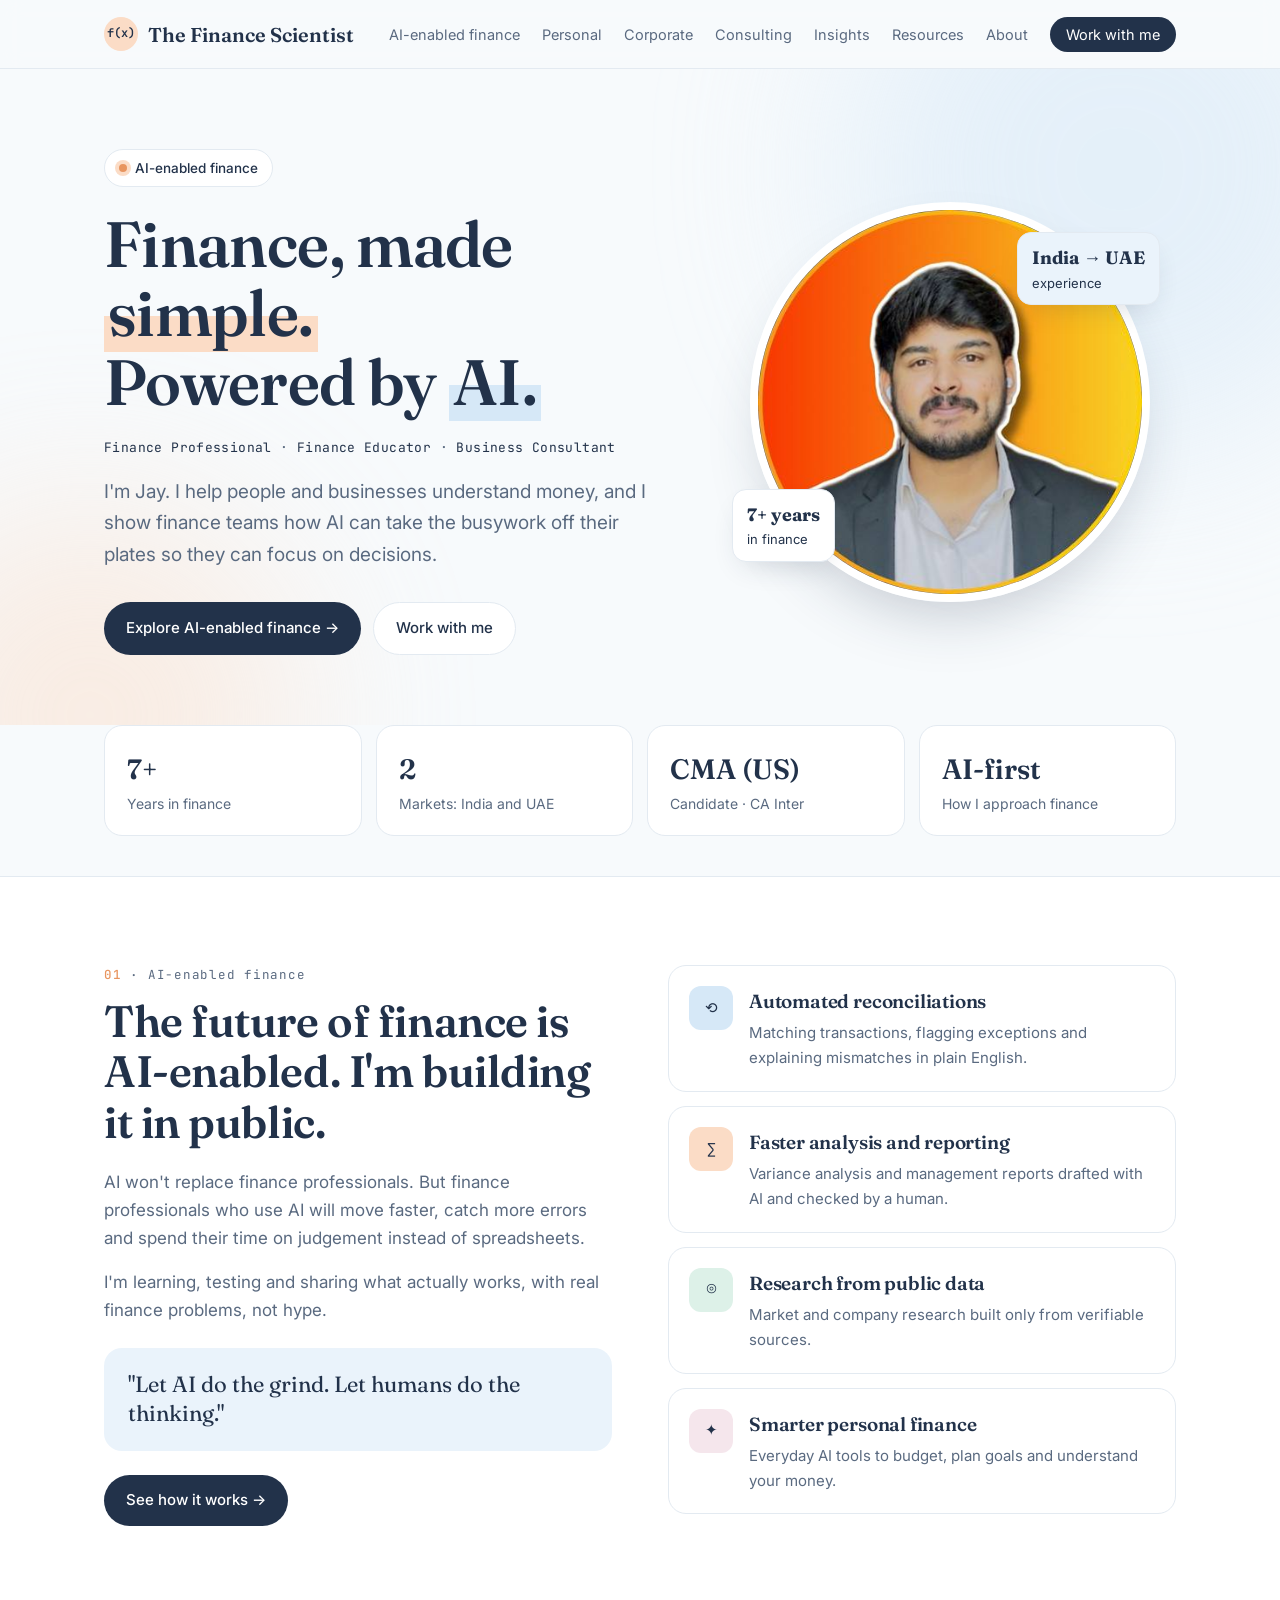
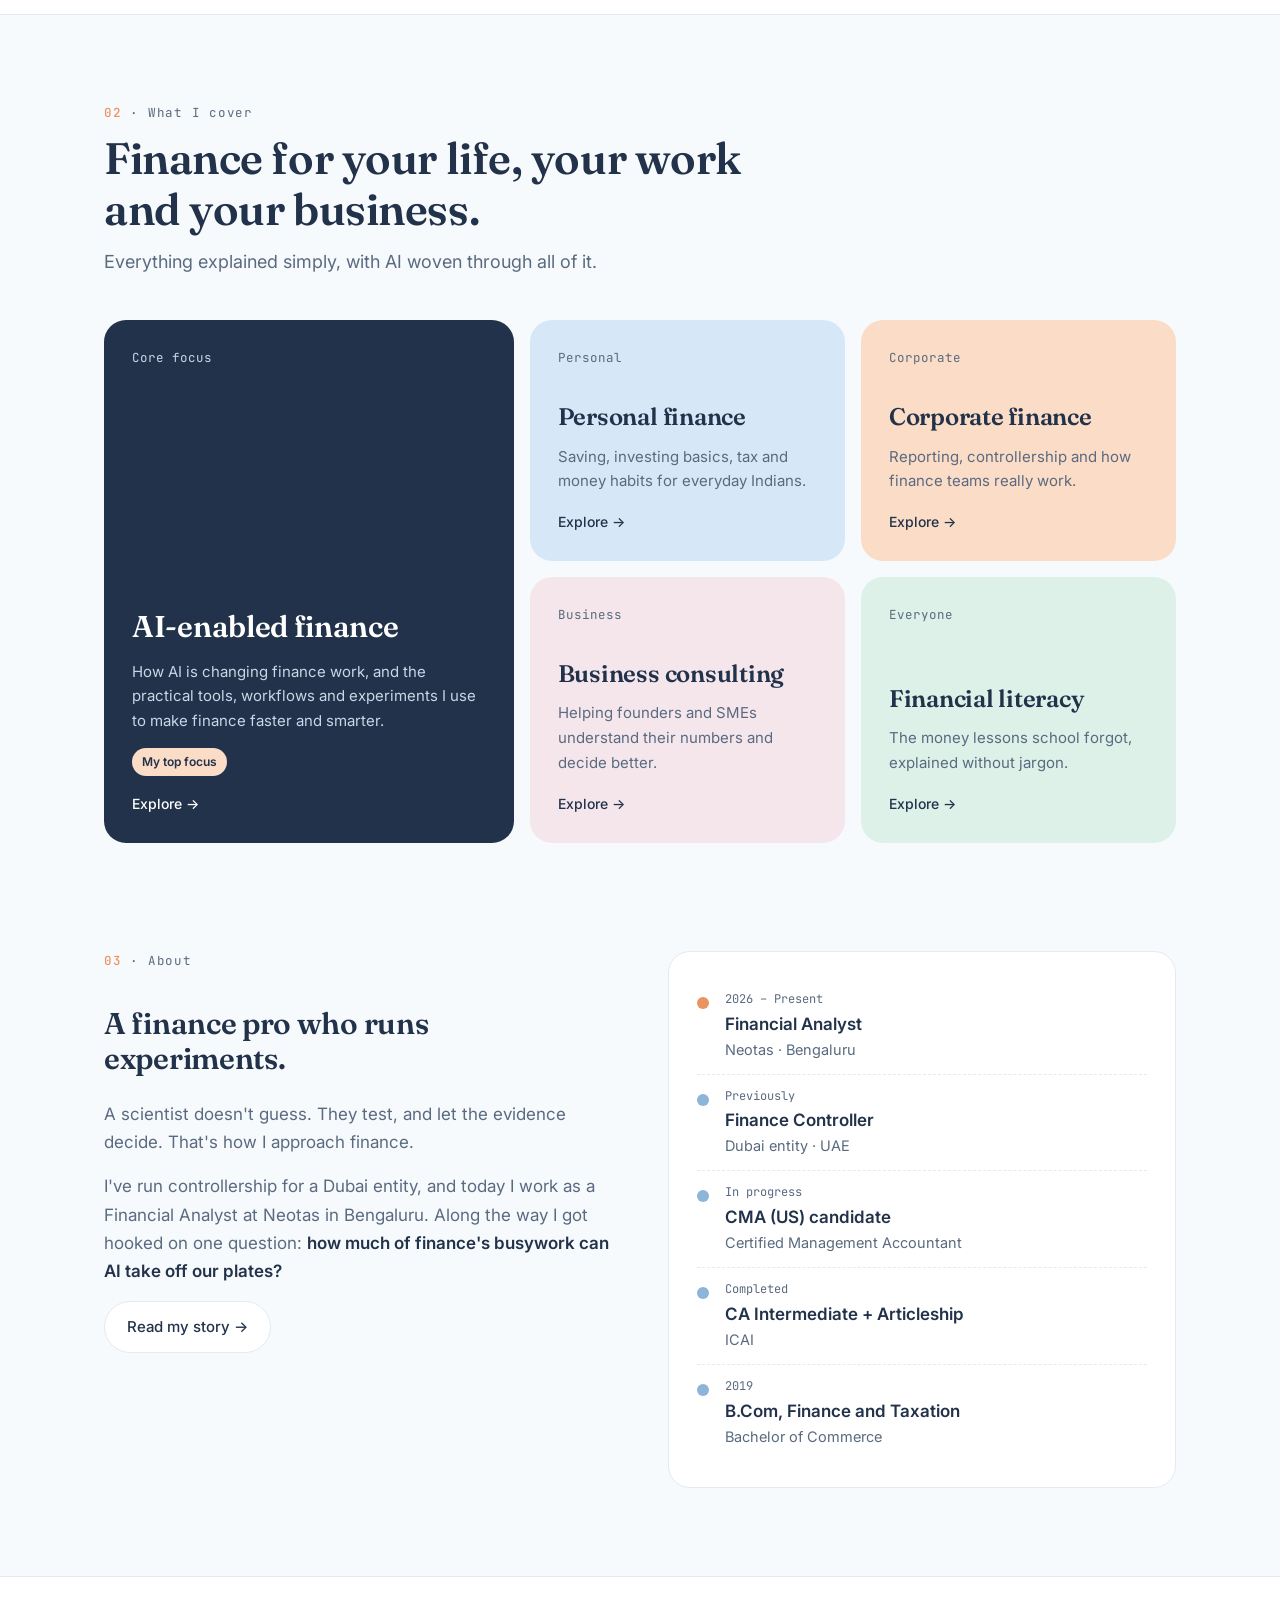
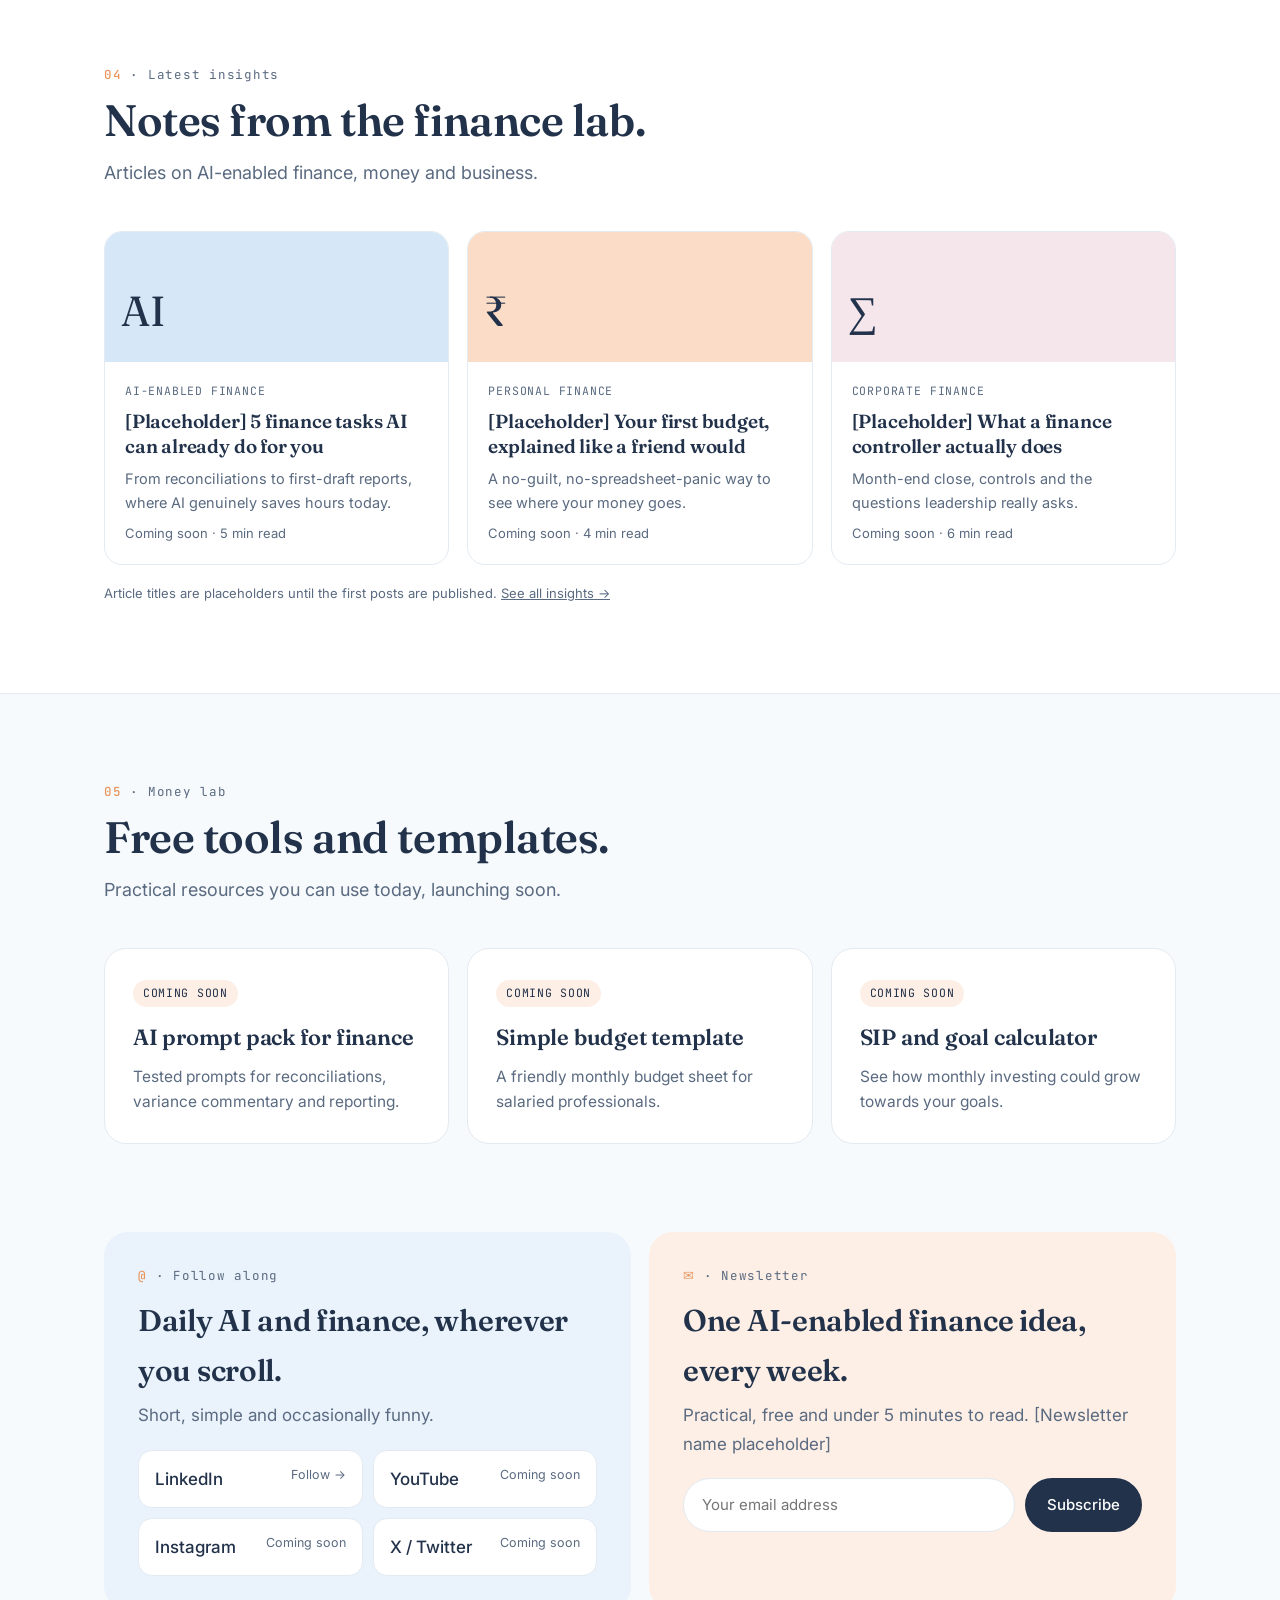
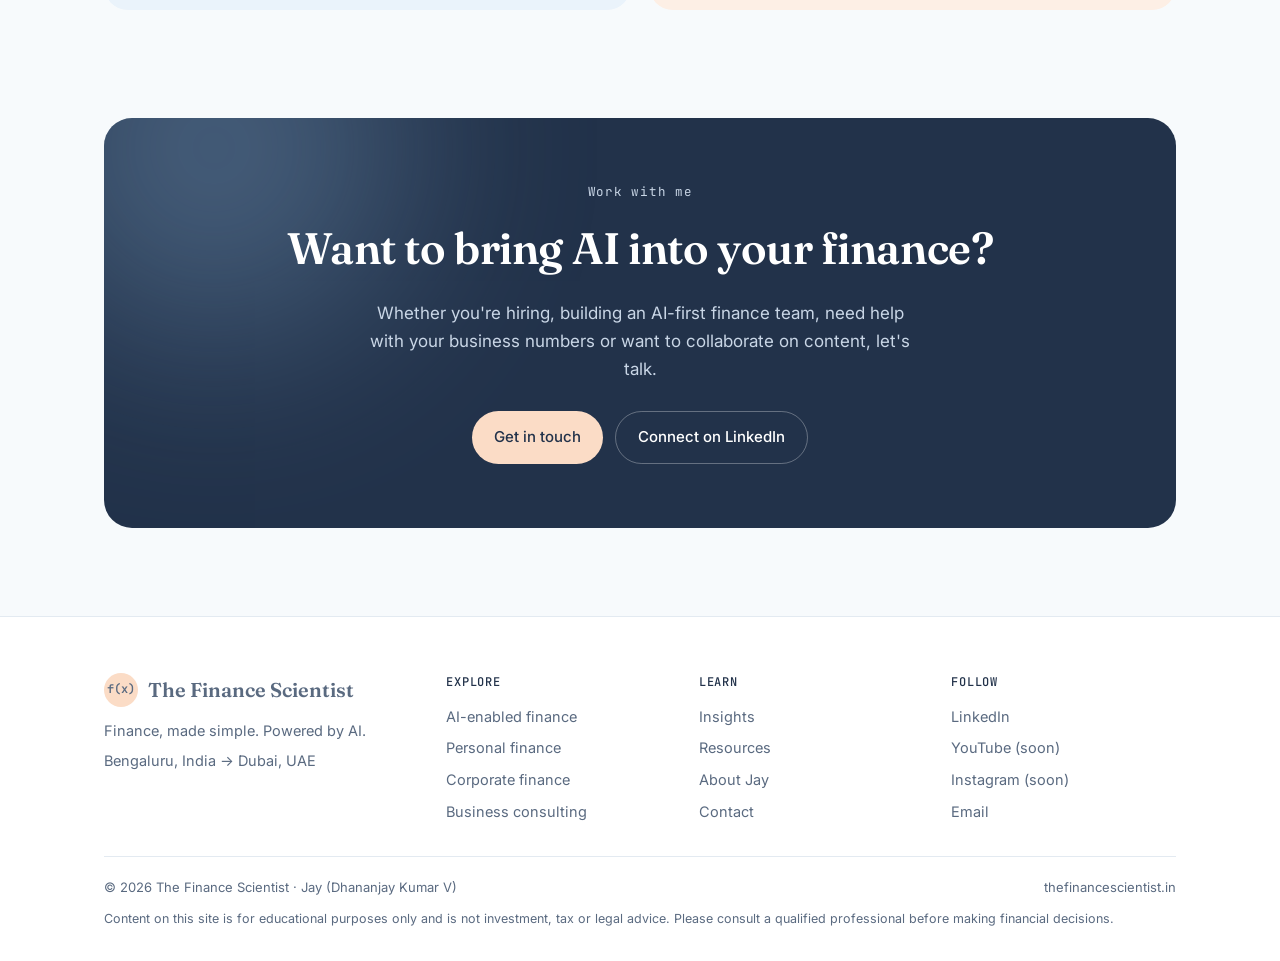
<file: index.html>
<!DOCTYPE html>
<html lang="en">
<head>
<meta charset="UTF-8">
<meta name="viewport" content="width=device-width, initial-scale=1.0">
<title>The Finance Scientist | AI-enabled finance, made simple · Jay</title>
<meta name="description" content="Jay (Dhananjay Kumar V) is a finance professional, educator and business consultant making finance simple with AI-enabled finance.">
<link rel="canonical" href="https://thefinancescientist.in/">
<meta property="og:type" content="website">
<meta property="og:site_name" content="The Finance Scientist">
<meta property="og:title" content="The Finance Scientist | AI-enabled finance, made simple · Jay">
<meta property="og:description" content="Jay (Dhananjay Kumar V) is a finance professional, educator and business consultant making finance simple with AI-enabled finance.">
<meta property="og:url" content="https://thefinancescientist.in/">
<meta property="og:image" content="https://thefinancescientist.in/jay.jpg">
<meta name="twitter:card" content="summary">
<meta name="theme-color" content="#F7FAFC">
<link rel="icon" href="data:image/svg+xml,%3Csvg xmlns='http://www.w3.org/2000/svg' viewBox='0 0 64 64'%3E%3Ccircle cx='32' cy='32' r='32' fill='%23FBDCC6'/%3E%3Ctext x='32' y='41' font-family='monospace' font-size='22' text-anchor='middle' fill='%2322324A'%3Ef(x)%3C/text%3E%3C/svg%3E">
<link rel="preconnect" href="https://fonts.googleapis.com">
<link rel="preconnect" href="https://fonts.gstatic.com" crossorigin>
<link href="https://fonts.googleapis.com/css2?family=Fraunces:opsz,wght@9..144,400;9..144,600&family=Inter:wght@400;500;600&family=JetBrains+Mono:wght@400;500&display=swap" rel="stylesheet">
<link rel="stylesheet" href="style.css">
<script type="application/ld+json">{"@context": "https://schema.org", "@type": "Person", "name": "Dhananjay Kumar V", "alternateName": "Jay", "url": "https://thefinancescientist.in", "jobTitle": "Financial Analyst", "description": "Finance professional, finance educator and business consultant focused on AI-enabled finance.", "sameAs": ["https://www.linkedin.com/in/dhananjaygowda/"]}</script>
</head>
<body>
<a class="skip" href="#main">Skip to content</a>
<nav class="top" aria-label="Main">
  <div class="wrap">
    <a href="index.html" class="logo"><i>f(x)</i>The Finance Scientist</a>
    <button class="burger" aria-label="Open menu" aria-expanded="false">☰</button>
    <ul class="menu"><li><a href="ai-enabled-finance.html">AI-enabled finance</a></li><li><a href="personal-finance.html">Personal</a></li><li><a href="corporate-finance.html">Corporate</a></li><li><a href="consulting.html">Consulting</a></li><li><a href="insights.html">Insights</a></li><li><a href="resources.html">Resources</a></li><li><a href="about.html">About</a></li><li><a href="contact.html" class="cta">Work with me</a></li></ul>
  </div>
</nav>
<main id="main">

<header class="hero">
  <div class="blob1"></div><div class="blob2"></div>
  <div class="wrap">
    <div class="reveal">
      <div class="badge"><span class="dot"></span>AI-enabled finance</div>
      <h1>Finance, made <span class="hl">simple.</span><br>Powered by <span class="hl-sky">AI.</span></h1>
      <p class="roles"><span>Finance Professional</span> · <span>Finance Educator</span> · <span>Business Consultant</span></p>
      <p class="lead">I'm Jay. I help people and businesses understand money, and I show finance teams how AI can take the busywork off their plates so they can focus on decisions.</p>
      <div class="btns">
        <a href="ai-enabled-finance.html" class="btn btn-dark">Explore AI-enabled finance →</a>
        <a href="contact.html" class="btn btn-soft">Work with me</a>
      </div>
    </div>
    <div class="portrait reveal">
      <img src="jay.jpg" alt="Jay (Dhananjay Kumar V), The Finance Scientist" width="400" height="400">
      <div class="chip c1"><b>7+ years</b>in finance</div>
      <div class="chip c2"><b>India → UAE</b>experience</div>
    </div>
  </div>
</header>

<div class="stats"><div class="wrap grid">
  <div class="stat reveal"><div class="n">7+</div><div class="l">Years in finance</div></div>
  <div class="stat reveal"><div class="n">2</div><div class="l">Markets: India and UAE</div></div>
  <div class="stat reveal"><div class="n">CMA (US)</div><div class="l">Candidate · CA Inter</div></div>
  <div class="stat reveal"><div class="n">AI-first</div><div class="l">How I approach finance</div></div>
</div></div>

<section class="band">
  <div class="wrap grid2">
    <div class="reveal">
      <div class="label"><b>01</b> · AI-enabled finance</div>
      <div class="head" style="margin-bottom:20px"><h2>The future of finance is AI-enabled. I'm building it in public.</h2></div>
      <p class="muted" style="margin-bottom:16px">AI won't replace finance professionals. But finance professionals who use AI will move faster, catch more errors and spend their time on judgement instead of spreadsheets.</p>
      <p class="muted">I'm learning, testing and sharing what actually works, with real finance problems, not hype.</p>
      <div class="quote">"Let AI do the grind. Let humans do the thinking."</div>
      <a href="ai-enabled-finance.html" class="btn btn-dark">See how it works →</a>
    </div>
    <div class="uses">
      <div class="use reveal"><div class="ic tint-sky">⟲</div><div><h3>Automated reconciliations</h3><p>Matching transactions, flagging exceptions and explaining mismatches in plain English.</p></div></div>
      <div class="use reveal"><div class="ic tint-apricot">∑</div><div><h3>Faster analysis and reporting</h3><p>Variance analysis and management reports drafted with AI and checked by a human.</p></div></div>
      <div class="use reveal"><div class="ic tint-mint">◎</div><div><h3>Research from public data</h3><p>Market and company research built only from verifiable sources.</p></div></div>
      <div class="use reveal"><div class="ic tint-blush">✦</div><div><h3>Smarter personal finance</h3><p>Everyday AI tools to budget, plan goals and understand your money.</p></div></div>
    </div>
  </div>
</section>

<section>
  <div class="wrap">
    <div class="head reveal">
      <div class="label"><b>02</b> · What I cover</div>
      <h2>Finance for your life, your work and your business.</h2>
      <p>Everything explained simply, with AI woven through all of it.</p>
    </div>
    <div class="pillars">
      <a href="ai-enabled-finance.html" class="pil big reveal"><div class="num">Core focus</div><h3>AI-enabled finance</h3><p>How AI is changing finance work, and the practical tools, workflows and experiments I use to make finance faster and smarter.</p><span class="tagai">My top focus</span><div class="go">Explore →</div></a>
      <a href="personal-finance.html" class="pil tint-sky reveal"><div class="num">Personal</div><h3>Personal finance</h3><p>Saving, investing basics, tax and money habits for everyday Indians.</p><div class="go">Explore →</div></a>
      <a href="corporate-finance.html" class="pil tint-apricot reveal"><div class="num">Corporate</div><h3>Corporate finance</h3><p>Reporting, controllership and how finance teams really work.</p><div class="go">Explore →</div></a>
      <a href="consulting.html" class="pil tint-blush reveal"><div class="num">Business</div><h3>Business consulting</h3><p>Helping founders and SMEs understand their numbers and decide better.</p><div class="go">Explore →</div></a>
      <a href="insights.html" class="pil tint-mint reveal"><div class="num">Everyone</div><h3>Financial literacy</h3><p>The money lessons school forgot, explained without jargon.</p><div class="go">Explore →</div></a>
    </div>
  </div>
</section>

<section style="padding-top:20px">
  <div class="wrap grid2">
    <div class="prose reveal">
      <div class="label"><b>03</b> · About</div>
      <div class="head" style="margin-bottom:24px"><h2>A finance pro who runs experiments.</h2></div>
      <p>A scientist doesn't guess. They test, and let the evidence decide. That's how I approach finance.</p>
      <p>I've run controllership for a Dubai entity, and today I work as a Financial Analyst at Neotas in Bengaluru. Along the way I got hooked on one question: <strong>how much of finance's busywork can AI take off our plates?</strong></p>
      <a href="about.html" class="btn btn-soft">Read my story →</a>
    </div>
    <div class="tl reveal">
  <div class="tli"><span class="d now"></span><div><div class="w">2026 – Present</div><div class="t">Financial Analyst</div><div class="s">Neotas · Bengaluru</div></div></div>
  <div class="tli"><span class="d"></span><div><div class="w">Previously</div><div class="t">Finance Controller</div><div class="s">Dubai entity · UAE</div></div></div>
  <div class="tli"><span class="d"></span><div><div class="w">In progress</div><div class="t">CMA (US) candidate</div><div class="s">Certified Management Accountant</div></div></div>
  <div class="tli"><span class="d"></span><div><div class="w">Completed</div><div class="t">CA Intermediate + Articleship</div><div class="s">ICAI</div></div></div>
  <div class="tli"><span class="d"></span><div><div class="w">2019</div><div class="t">B.Com, Finance and Taxation</div><div class="s">Bachelor of Commerce</div></div></div>
</div>
  </div>
</section>

<section class="band">
  <div class="wrap">
    <div class="head reveal">
      <div class="label"><b>04</b> · Latest insights</div>
      <h2>Notes from the finance lab.</h2>
      <p>Articles on AI-enabled finance, money and business.</p>
    </div>
    <div class="posts"><article class="post reveal" data-cat="ai">
  <div class="cover" style="background:var(--sky)">AI</div>
  <div class="body"><div class="cat">AI-enabled finance</div>
  <h3>[Placeholder] 5 finance tasks AI can already do for you</h3><p>From reconciliations to first-draft reports, where AI genuinely saves hours today.</p>
  <div class="meta">Coming soon · 5 min read</div></div>
</article><article class="post reveal" data-cat="personal">
  <div class="cover" style="background:var(--apricot)">₹</div>
  <div class="body"><div class="cat">Personal finance</div>
  <h3>[Placeholder] Your first budget, explained like a friend would</h3><p>A no-guilt, no-spreadsheet-panic way to see where your money goes.</p>
  <div class="meta">Coming soon · 4 min read</div></div>
</article><article class="post reveal" data-cat="corporate">
  <div class="cover" style="background:var(--blush)">∑</div>
  <div class="body"><div class="cat">Corporate finance</div>
  <h3>[Placeholder] What a finance controller actually does</h3><p>Month-end close, controls and the questions leadership really asks.</p>
  <div class="meta">Coming soon · 6 min read</div></div>
</article></div>
    <p class="ph-note">Article titles are placeholders until the first posts are published. <a href="insights.html">See all insights →</a></p>
  </div>
</section>

<section>
  <div class="wrap">
    <div class="head reveal">
      <div class="label"><b>05</b> · Money lab</div>
      <h2>Free tools and templates.</h2>
      <p>Practical resources you can use today, launching soon.</p>
    </div>
    <div class="grid3"><div class="card reveal"><span class="pill soon">Coming soon</span><h3>AI prompt pack for finance</h3><p>Tested prompts for reconciliations, variance commentary and reporting.</p></div><div class="card reveal"><span class="pill soon">Coming soon</span><h3>Simple budget template</h3><p>A friendly monthly budget sheet for salaried professionals.</p></div><div class="card reveal"><span class="pill soon">Coming soon</span><h3>SIP and goal calculator</h3><p>See how monthly investing could grow towards your goals.</p></div></div>
  </div>
</section>

<section style="padding-top:0"><div class="wrap split"><div class="box soft-sky reveal">
  <div class="label"><b>@</b> · Follow along</div>
  <h2>Daily AI and finance, wherever you scroll.</h2>
  <p class="muted">Short, simple and occasionally funny.</p>
  <div class="socials">
    <a class="soc" href="https://www.linkedin.com/in/dhananjaygowda/" target="_blank" rel="noopener">LinkedIn <small>Follow →</small></a>
    <a class="soc" href="#" aria-disabled="true">YouTube <small>Coming soon</small></a>
    <a class="soc" href="#" aria-disabled="true">Instagram <small>Coming soon</small></a>
    <a class="soc" href="#" aria-disabled="true">X / Twitter <small>Coming soon</small></a>
  </div>
</div><div class="box nl soft-apricot reveal">
  <div class="label"><b>✉</b> · Newsletter</div>
  <h2>One AI-enabled finance idea, every week.</h2>
  <p class="muted">Practical, free and under 5 minutes to read. [Newsletter name placeholder]</p>
  <form class="js-nl" novalidate>
    <input type="email" placeholder="Your email address" aria-label="Email address">
    <button type="submit" class="btn btn-dark">Subscribe</button>
  </form>
  <div class="msg" aria-live="polite"></div>
</div></div></section>
<section class="ctaband" style="padding-top:20px">
  <div class="wrap"><div class="inner reveal">
    <div class="label">Work with me</div>
    <h2>Want to bring AI into your finance?</h2>
    <p>Whether you're hiring, building an AI-first finance team, need help with your business numbers or want to collaborate on content, let's talk.</p>
    <div class="btns">
      <a href="contact.html" class="btn btn-apricot">Get in touch</a>
      <a href="https://www.linkedin.com/in/dhananjaygowda/" target="_blank" rel="noopener" class="btn btn-soft">Connect on LinkedIn</a>
    </div>
  </div></div>
</section>
</main>
<footer class="foot">
  <div class="wrap">
    <div class="fgrid">
      <div>
        <a href="index.html" class="logo" style="margin-bottom:12px"><i>f(x)</i>The Finance Scientist</a>
        <p>Finance, made simple. Powered by AI.</p>
        <p style="margin-top:6px">Bengaluru, India → Dubai, UAE</p>
      </div>
      <div><h4>Explore</h4><ul>
        <li><a href="ai-enabled-finance.html">AI-enabled finance</a></li>
        <li><a href="personal-finance.html">Personal finance</a></li>
        <li><a href="corporate-finance.html">Corporate finance</a></li>
        <li><a href="consulting.html">Business consulting</a></li>
      </ul></div>
      <div><h4>Learn</h4><ul>
        <li><a href="insights.html">Insights</a></li>
        <li><a href="resources.html">Resources</a></li>
        <li><a href="about.html">About Jay</a></li>
        <li><a href="contact.html">Contact</a></li>
      </ul></div>
      <div><h4>Follow</h4><ul>
        <li><a href="https://www.linkedin.com/in/dhananjaygowda/" target="_blank" rel="noopener">LinkedIn</a></li>
        <li><span>YouTube (soon)</span></li>
        <li><span>Instagram (soon)</span></li>
        <li><a href="contact.html">Email</a></li>
      </ul></div>
    </div>
    <div class="fbottom">
      <span>© 2026 The Finance Scientist · Jay (Dhananjay Kumar V)</span>
      <span>thefinancescientist.in</span>
    </div>
    <p class="disc">Content on this site is for educational purposes only and is not investment, tax or legal advice. Please consult a qualified professional before making financial decisions.</p>
  </div>
</footer>
<script src="main.js"></script>
</body>
</html>
</file>
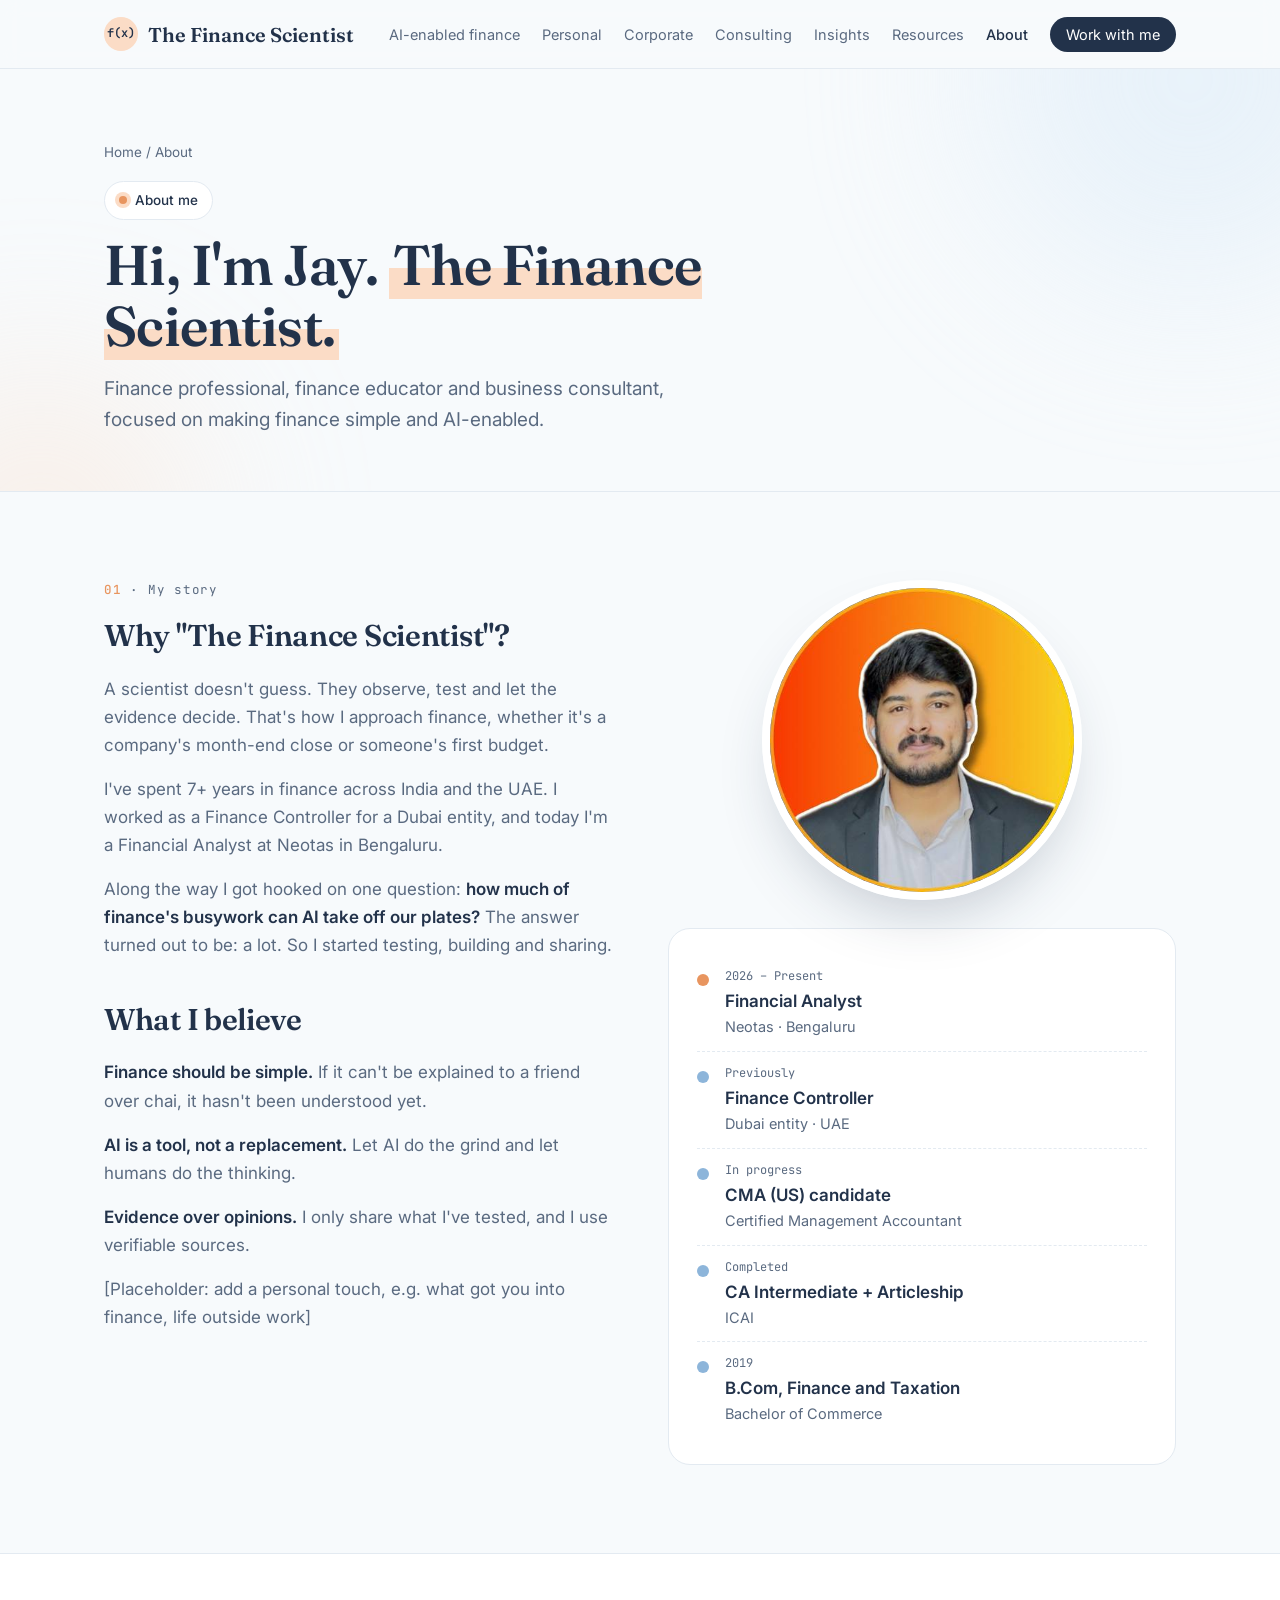
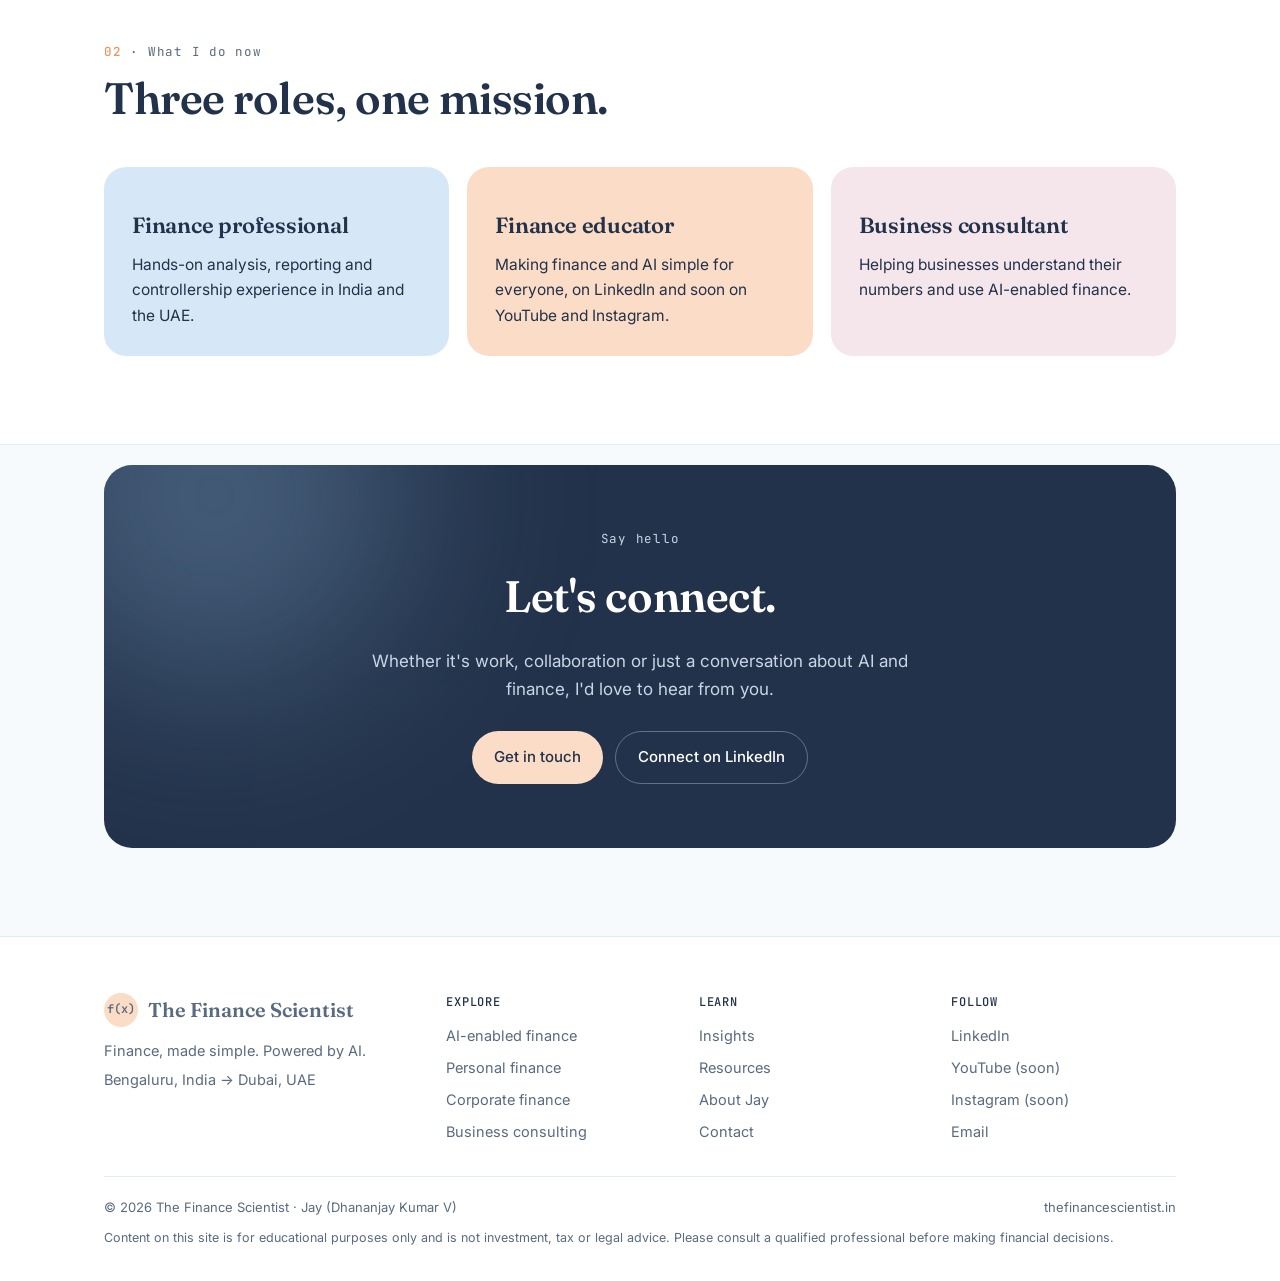
<file: about.html>
<!DOCTYPE html>
<html lang="en">
<head>
<meta charset="UTF-8">
<meta name="viewport" content="width=device-width, initial-scale=1.0">
<title>About Jay (Dhananjay Kumar V) | The Finance Scientist</title>
<meta name="description" content="About Jay (Dhananjay Kumar V): finance professional with 7+ years across India and the UAE, CMA (US) candidate, focused on AI-enabled finance.">
<link rel="canonical" href="https://thefinancescientist.in/about.html">
<meta property="og:type" content="website">
<meta property="og:site_name" content="The Finance Scientist">
<meta property="og:title" content="About Jay (Dhananjay Kumar V) | The Finance Scientist">
<meta property="og:description" content="About Jay (Dhananjay Kumar V): finance professional with 7+ years across India and the UAE, CMA (US) candidate, focused on AI-enabled finance.">
<meta property="og:url" content="https://thefinancescientist.in/about.html">
<meta property="og:image" content="https://thefinancescientist.in/jay.jpg">
<meta name="twitter:card" content="summary">
<meta name="theme-color" content="#F7FAFC">
<link rel="icon" href="data:image/svg+xml,%3Csvg xmlns='http://www.w3.org/2000/svg' viewBox='0 0 64 64'%3E%3Ccircle cx='32' cy='32' r='32' fill='%23FBDCC6'/%3E%3Ctext x='32' y='41' font-family='monospace' font-size='22' text-anchor='middle' fill='%2322324A'%3Ef(x)%3C/text%3E%3C/svg%3E">
<link rel="preconnect" href="https://fonts.googleapis.com">
<link rel="preconnect" href="https://fonts.gstatic.com" crossorigin>
<link href="https://fonts.googleapis.com/css2?family=Fraunces:opsz,wght@9..144,400;9..144,600&family=Inter:wght@400;500;600&family=JetBrains+Mono:wght@400;500&display=swap" rel="stylesheet">
<link rel="stylesheet" href="style.css">
<script type="application/ld+json">{"@context": "https://schema.org", "@type": "Person", "name": "Dhananjay Kumar V", "alternateName": "Jay", "url": "https://thefinancescientist.in", "jobTitle": "Financial Analyst", "description": "Finance professional, finance educator and business consultant focused on AI-enabled finance.", "sameAs": ["https://www.linkedin.com/in/dhananjaygowda/"]}</script>
</head>
<body>
<a class="skip" href="#main">Skip to content</a>
<nav class="top" aria-label="Main">
  <div class="wrap">
    <a href="index.html" class="logo"><i>f(x)</i>The Finance Scientist</a>
    <button class="burger" aria-label="Open menu" aria-expanded="false">☰</button>
    <ul class="menu"><li><a href="ai-enabled-finance.html">AI-enabled finance</a></li><li><a href="personal-finance.html">Personal</a></li><li><a href="corporate-finance.html">Corporate</a></li><li><a href="consulting.html">Consulting</a></li><li><a href="insights.html">Insights</a></li><li><a href="resources.html">Resources</a></li><li><a href="about.html" aria-current="page">About</a></li><li><a href="contact.html" class="cta">Work with me</a></li></ul>
  </div>
</nav>
<main id="main">
<header class="phero">
  <div class="blob1" style="background:var(--sky);opacity:.45;width:420px;height:420px;top:-200px"></div>
  <div class="blob2" style="background:var(--apricot);opacity:.35;width:320px;height:320px;bottom:-200px"></div>
  <div class="wrap reveal">
    <div class="crumbs"><a href="index.html">Home</a> / About</div>
    <div class="badge" style="margin:18px 0 0"><span class="dot"></span>About me</div>
    <h1>Hi, I'm Jay. <span class="hl">The Finance Scientist.</span></h1>
    <p class="lead">Finance professional, finance educator and business consultant, focused on making finance simple and AI-enabled.</p>
  </div>
</header>
<section>
  <div class="wrap grid2">
    <div class="prose reveal">
      <div class="label"><b>01</b> · My story</div>
      <h2 style="margin-top:10px">Why "The Finance Scientist"?</h2>
      <p>A scientist doesn't guess. They observe, test and let the evidence decide. That's how I approach finance, whether it's a company's month-end close or someone's first budget.</p>
      <p>I've spent 7+ years in finance across India and the UAE. I worked as a Finance Controller for a Dubai entity, and today I'm a Financial Analyst at Neotas in Bengaluru.</p>
      <p>Along the way I got hooked on one question: <strong>how much of finance's busywork can AI take off our plates?</strong> The answer turned out to be: a lot. So I started testing, building and sharing.</p>
      <h2>What I believe</h2>
      <p><strong>Finance should be simple.</strong> If it can't be explained to a friend over chai, it hasn't been understood yet.</p>
      <p><strong>AI is a tool, not a replacement.</strong> Let AI do the grind and let humans do the thinking.</p>
      <p><strong>Evidence over opinions.</strong> I only share what I've tested, and I use verifiable sources.</p>
      <p>[Placeholder: add a personal touch, e.g. what got you into finance, life outside work]</p>
    </div>
    <div>
      <div class="portrait reveal" style="max-width:320px;margin-bottom:28px"><img src="jay.jpg" alt="Jay (Dhananjay Kumar V)" width="320" height="320"></div>
      <div class="tl reveal">
  <div class="tli"><span class="d now"></span><div><div class="w">2026 – Present</div><div class="t">Financial Analyst</div><div class="s">Neotas · Bengaluru</div></div></div>
  <div class="tli"><span class="d"></span><div><div class="w">Previously</div><div class="t">Finance Controller</div><div class="s">Dubai entity · UAE</div></div></div>
  <div class="tli"><span class="d"></span><div><div class="w">In progress</div><div class="t">CMA (US) candidate</div><div class="s">Certified Management Accountant</div></div></div>
  <div class="tli"><span class="d"></span><div><div class="w">Completed</div><div class="t">CA Intermediate + Articleship</div><div class="s">ICAI</div></div></div>
  <div class="tli"><span class="d"></span><div><div class="w">2019</div><div class="t">B.Com, Finance and Taxation</div><div class="s">Bachelor of Commerce</div></div></div>
</div>
    </div>
  </div>
</section>
<section class="band">
  <div class="wrap">
    <div class="head reveal"><div class="label"><b>02</b> · What I do now</div><h2>Three roles, one mission.</h2></div>
    <div class="grid3">
      <div class="card reveal tint-sky" style="border:none"><h3>Finance professional</h3><p style="color:var(--ink)">Hands-on analysis, reporting and controllership experience in India and the UAE.</p></div>
      <div class="card reveal tint-apricot" style="border:none"><h3>Finance educator</h3><p style="color:var(--ink)">Making finance and AI simple for everyone, on LinkedIn and soon on YouTube and Instagram.</p></div>
      <div class="card reveal tint-blush" style="border:none"><h3>Business consultant</h3><p style="color:var(--ink)">Helping businesses understand their numbers and use AI-enabled finance.</p></div>
    </div>
  </div>
</section>
<section class="ctaband" style="padding-top:20px">
  <div class="wrap"><div class="inner reveal">
    <div class="label">Say hello</div>
    <h2>Let's connect.</h2>
    <p>Whether it's work, collaboration or just a conversation about AI and finance, I'd love to hear from you.</p>
    <div class="btns">
      <a href="contact.html" class="btn btn-apricot">Get in touch</a>
      <a href="https://www.linkedin.com/in/dhananjaygowda/" target="_blank" rel="noopener" class="btn btn-soft">Connect on LinkedIn</a>
    </div>
  </div></div>
</section>
</main>
<footer class="foot">
  <div class="wrap">
    <div class="fgrid">
      <div>
        <a href="index.html" class="logo" style="margin-bottom:12px"><i>f(x)</i>The Finance Scientist</a>
        <p>Finance, made simple. Powered by AI.</p>
        <p style="margin-top:6px">Bengaluru, India → Dubai, UAE</p>
      </div>
      <div><h4>Explore</h4><ul>
        <li><a href="ai-enabled-finance.html">AI-enabled finance</a></li>
        <li><a href="personal-finance.html">Personal finance</a></li>
        <li><a href="corporate-finance.html">Corporate finance</a></li>
        <li><a href="consulting.html">Business consulting</a></li>
      </ul></div>
      <div><h4>Learn</h4><ul>
        <li><a href="insights.html">Insights</a></li>
        <li><a href="resources.html">Resources</a></li>
        <li><a href="about.html">About Jay</a></li>
        <li><a href="contact.html">Contact</a></li>
      </ul></div>
      <div><h4>Follow</h4><ul>
        <li><a href="https://www.linkedin.com/in/dhananjaygowda/" target="_blank" rel="noopener">LinkedIn</a></li>
        <li><span>YouTube (soon)</span></li>
        <li><span>Instagram (soon)</span></li>
        <li><a href="contact.html">Email</a></li>
      </ul></div>
    </div>
    <div class="fbottom">
      <span>© 2026 The Finance Scientist · Jay (Dhananjay Kumar V)</span>
      <span>thefinancescientist.in</span>
    </div>
    <p class="disc">Content on this site is for educational purposes only and is not investment, tax or legal advice. Please consult a qualified professional before making financial decisions.</p>
  </div>
</footer>
<script src="main.js"></script>
</body>
</html>
</file>
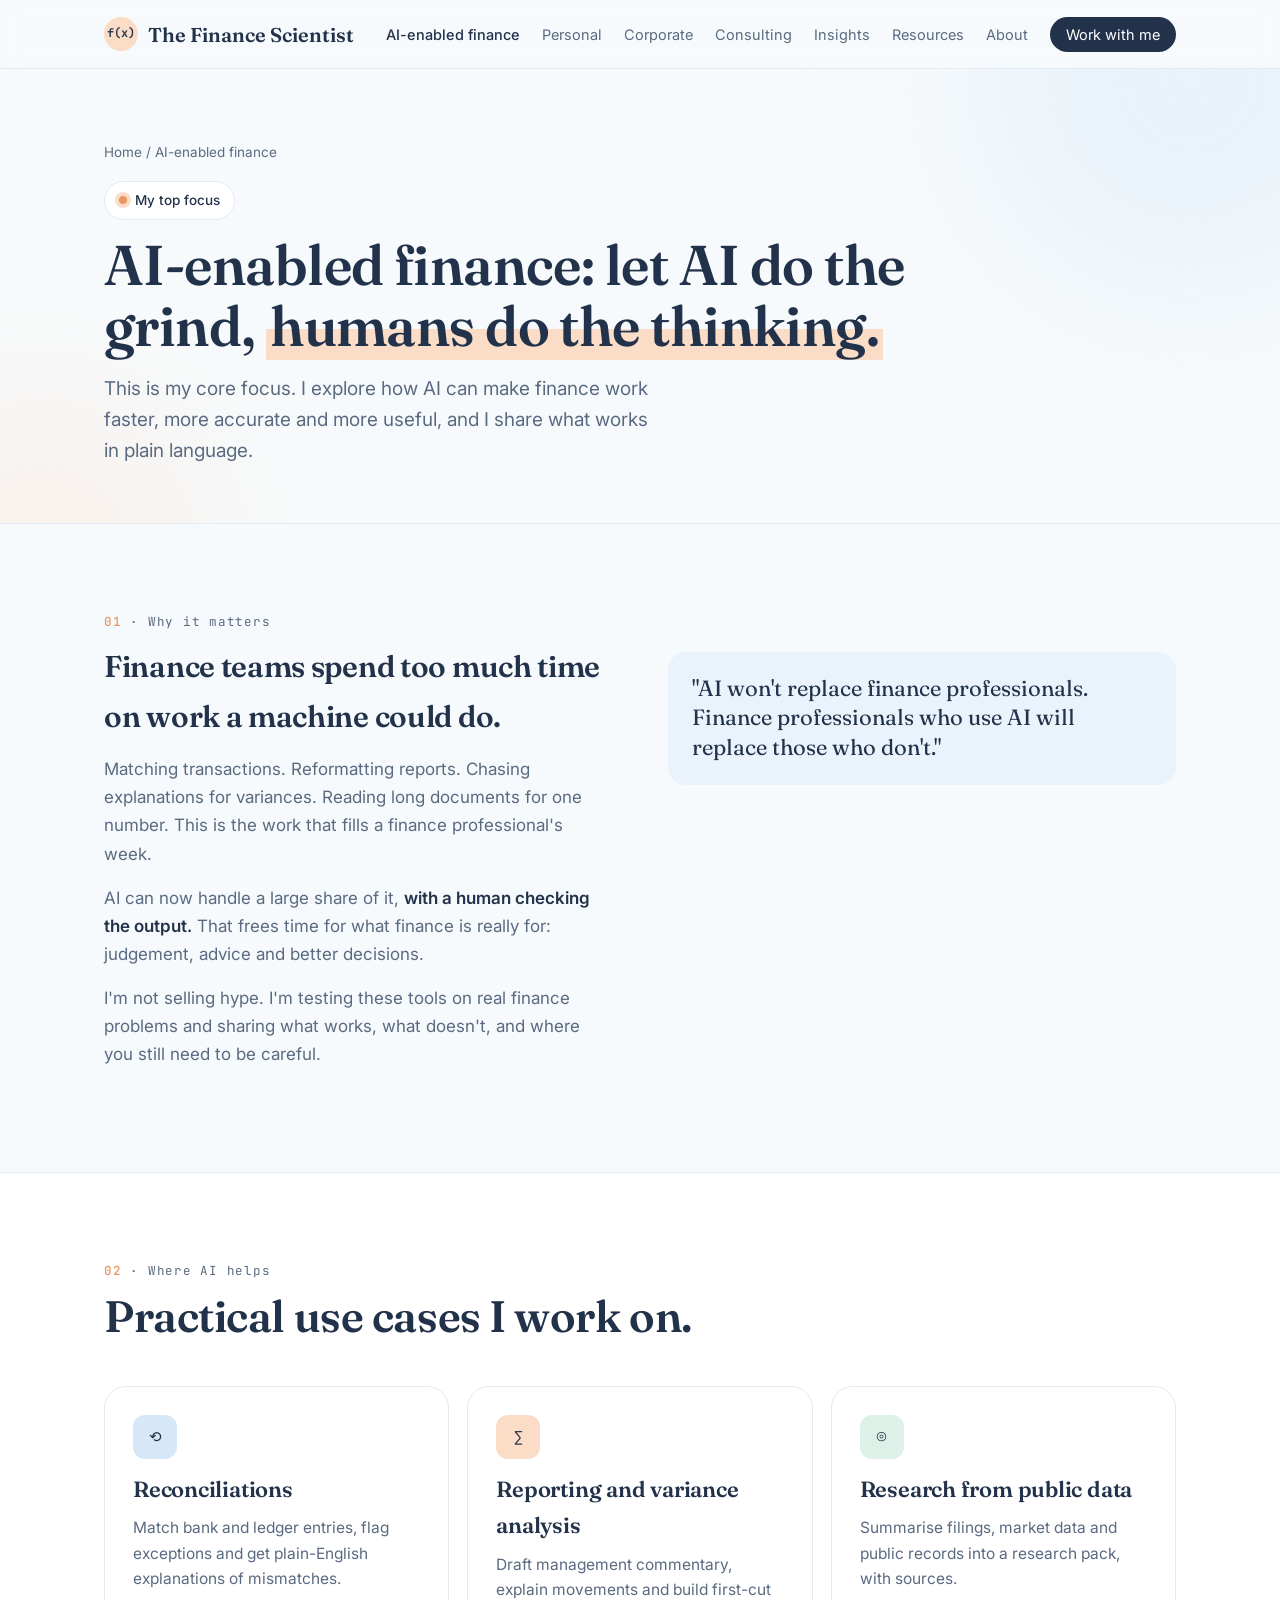
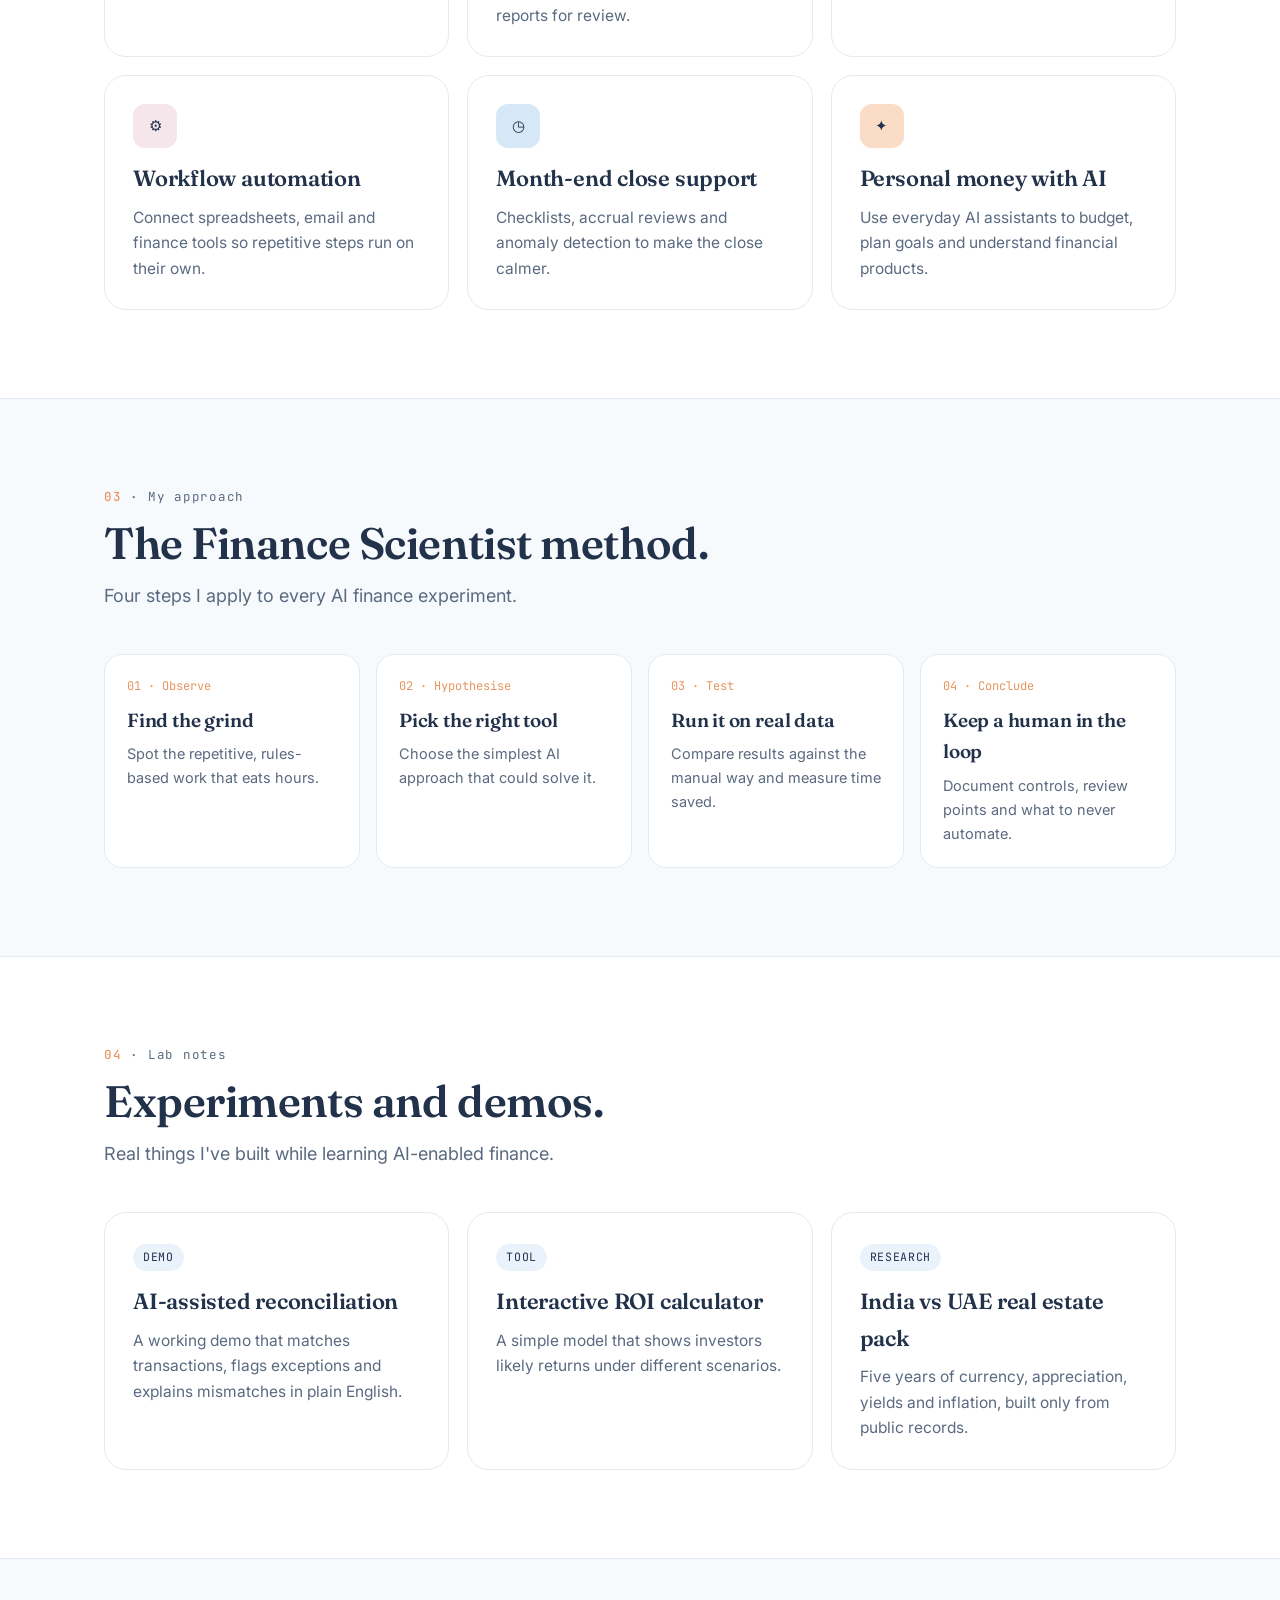
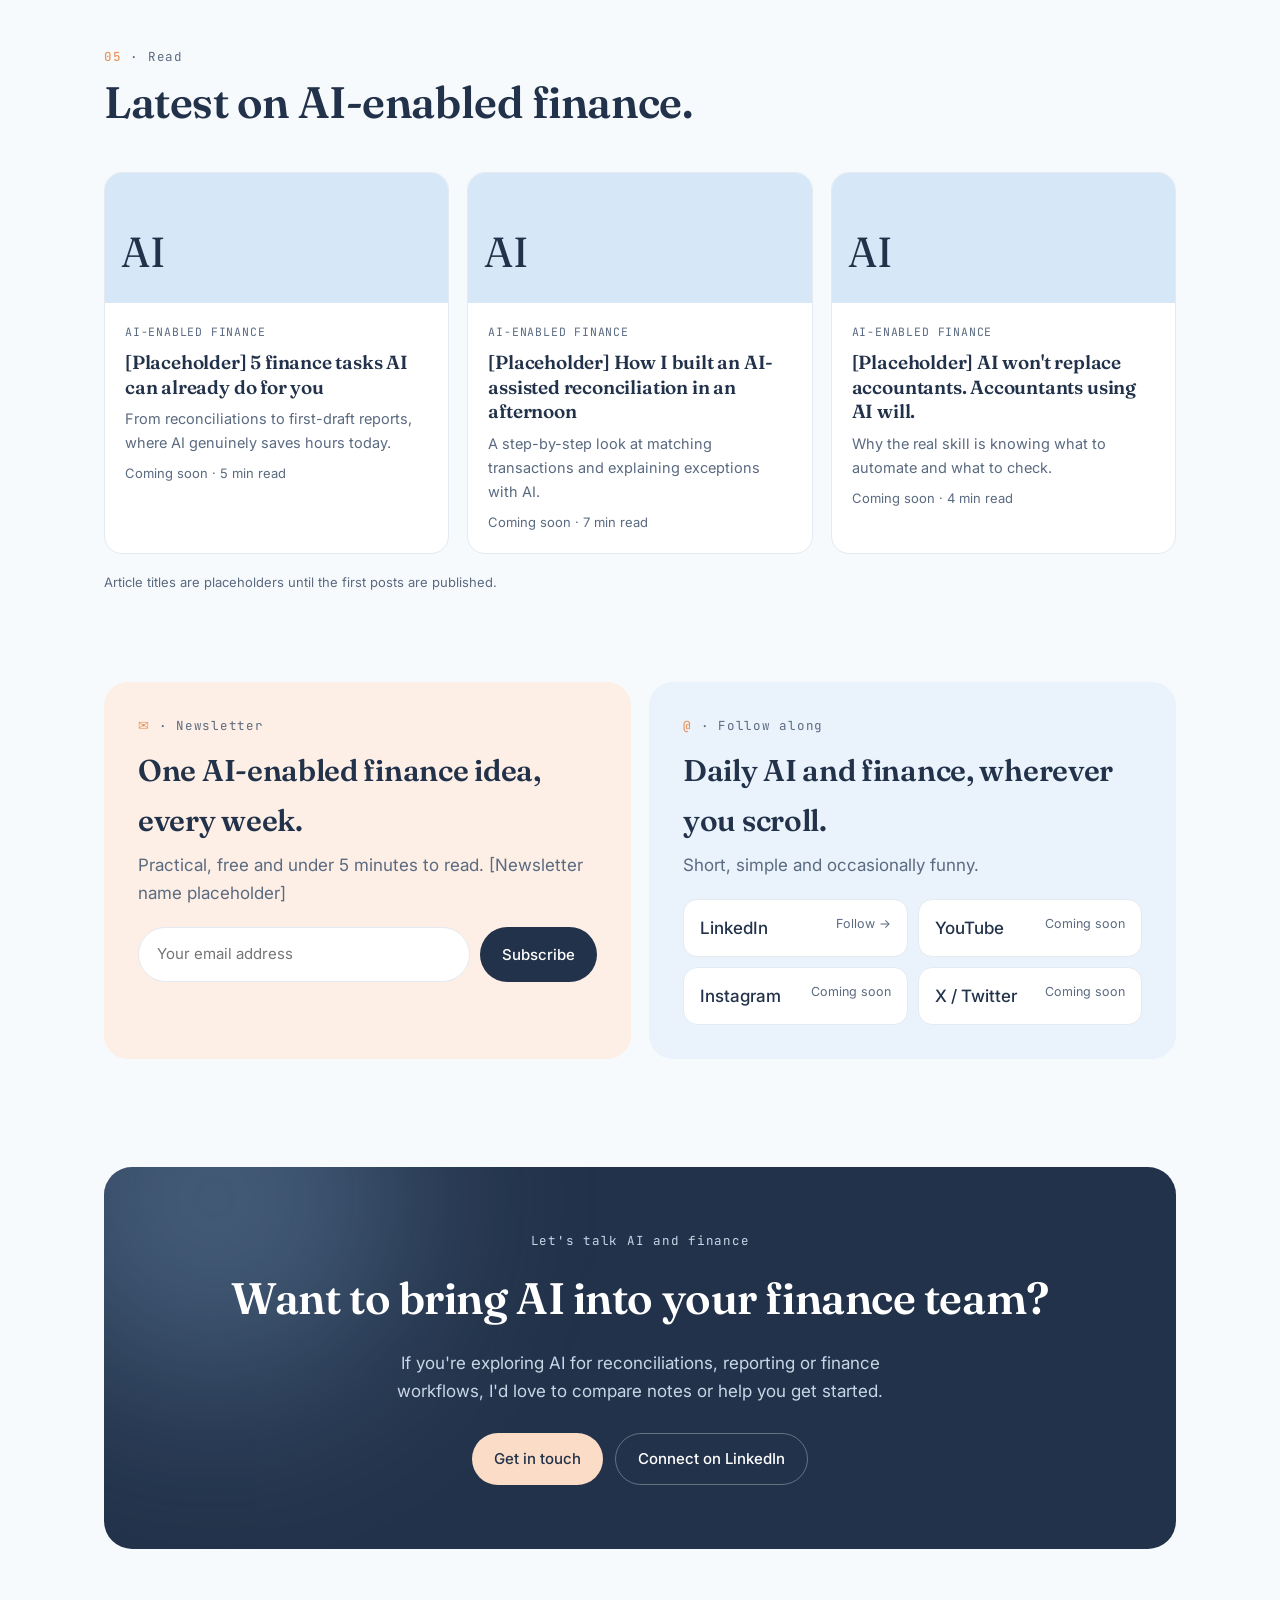
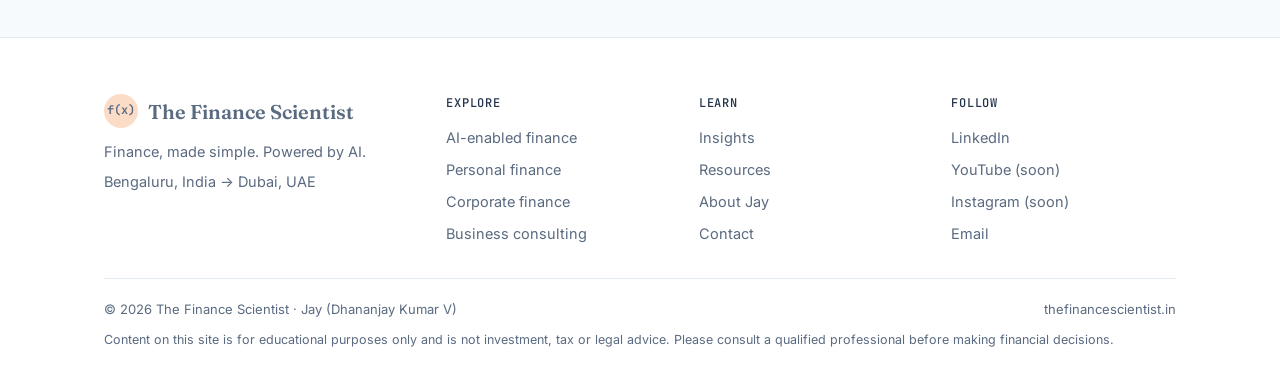
<file: ai-enabled-finance.html>
<!DOCTYPE html>
<html lang="en">
<head>
<meta charset="UTF-8">
<meta name="viewport" content="width=device-width, initial-scale=1.0">
<title>AI-enabled finance | The Finance Scientist</title>
<meta name="description" content="How AI is changing finance work: practical AI-enabled finance workflows, tools and experiments from Jay, The Finance Scientist.">
<link rel="canonical" href="https://thefinancescientist.in/ai-enabled-finance.html">
<meta property="og:type" content="website">
<meta property="og:site_name" content="The Finance Scientist">
<meta property="og:title" content="AI-enabled finance | The Finance Scientist">
<meta property="og:description" content="How AI is changing finance work: practical AI-enabled finance workflows, tools and experiments from Jay, The Finance Scientist.">
<meta property="og:url" content="https://thefinancescientist.in/ai-enabled-finance.html">
<meta property="og:image" content="https://thefinancescientist.in/jay.jpg">
<meta name="twitter:card" content="summary">
<meta name="theme-color" content="#F7FAFC">
<link rel="icon" href="data:image/svg+xml,%3Csvg xmlns='http://www.w3.org/2000/svg' viewBox='0 0 64 64'%3E%3Ccircle cx='32' cy='32' r='32' fill='%23FBDCC6'/%3E%3Ctext x='32' y='41' font-family='monospace' font-size='22' text-anchor='middle' fill='%2322324A'%3Ef(x)%3C/text%3E%3C/svg%3E">
<link rel="preconnect" href="https://fonts.googleapis.com">
<link rel="preconnect" href="https://fonts.gstatic.com" crossorigin>
<link href="https://fonts.googleapis.com/css2?family=Fraunces:opsz,wght@9..144,400;9..144,600&family=Inter:wght@400;500;600&family=JetBrains+Mono:wght@400;500&display=swap" rel="stylesheet">
<link rel="stylesheet" href="style.css">
<script type="application/ld+json">{"@context": "https://schema.org", "@type": "Person", "name": "Dhananjay Kumar V", "alternateName": "Jay", "url": "https://thefinancescientist.in", "jobTitle": "Financial Analyst", "description": "Finance professional, finance educator and business consultant focused on AI-enabled finance.", "sameAs": ["https://www.linkedin.com/in/dhananjaygowda/"]}</script>
</head>
<body>
<a class="skip" href="#main">Skip to content</a>
<nav class="top" aria-label="Main">
  <div class="wrap">
    <a href="index.html" class="logo"><i>f(x)</i>The Finance Scientist</a>
    <button class="burger" aria-label="Open menu" aria-expanded="false">☰</button>
    <ul class="menu"><li><a href="ai-enabled-finance.html" aria-current="page">AI-enabled finance</a></li><li><a href="personal-finance.html">Personal</a></li><li><a href="corporate-finance.html">Corporate</a></li><li><a href="consulting.html">Consulting</a></li><li><a href="insights.html">Insights</a></li><li><a href="resources.html">Resources</a></li><li><a href="about.html">About</a></li><li><a href="contact.html" class="cta">Work with me</a></li></ul>
  </div>
</nav>
<main id="main">
<header class="phero">
  <div class="blob1" style="background:var(--sky);opacity:.45;width:420px;height:420px;top:-200px"></div>
  <div class="blob2" style="background:var(--apricot);opacity:.35;width:320px;height:320px;bottom:-200px"></div>
  <div class="wrap reveal">
    <div class="crumbs"><a href="index.html">Home</a> / AI-enabled finance</div>
    <div class="badge" style="margin:18px 0 0"><span class="dot"></span>My top focus</div>
    <h1>AI-enabled finance: let AI do the grind, <span class="hl">humans do the thinking.</span></h1>
    <p class="lead">This is my core focus. I explore how AI can make finance work faster, more accurate and more useful, and I share what works in plain language.</p>
  </div>
</header>
<section>
  <div class="wrap grid2">
    <div class="prose reveal">
      <div class="label"><b>01</b> · Why it matters</div>
      <h2 style="margin-top:10px">Finance teams spend too much time on work a machine could do.</h2>
      <p>Matching transactions. Reformatting reports. Chasing explanations for variances. Reading long documents for one number. This is the work that fills a finance professional's week.</p>
      <p>AI can now handle a large share of it, <strong>with a human checking the output.</strong> That frees time for what finance is really for: judgement, advice and better decisions.</p>
      <p>I'm not selling hype. I'm testing these tools on real finance problems and sharing what works, what doesn't, and where you still need to be careful.</p>
    </div>
    <div class="quote reveal" style="margin-top:40px">"AI won't replace finance professionals. Finance professionals who use AI will replace those who don't."</div>
  </div>
</section>

<section class="band">
  <div class="wrap">
    <div class="head reveal"><div class="label"><b>02</b> · Where AI helps</div><h2>Practical use cases I work on.</h2></div>
    <div class="grid3"><div class="card reveal"><div class="ic tint-sky">⟲</div><h3>Reconciliations</h3><p>Match bank and ledger entries, flag exceptions and get plain-English explanations of mismatches.</p></div><div class="card reveal"><div class="ic tint-apricot">∑</div><h3>Reporting and variance analysis</h3><p>Draft management commentary, explain movements and build first-cut reports for review.</p></div><div class="card reveal"><div class="ic tint-mint">◎</div><h3>Research from public data</h3><p>Summarise filings, market data and public records into a research pack, with sources.</p></div><div class="card reveal"><div class="ic tint-blush">⚙</div><h3>Workflow automation</h3><p>Connect spreadsheets, email and finance tools so repetitive steps run on their own.</p></div><div class="card reveal"><div class="ic tint-sky">◷</div><h3>Month-end close support</h3><p>Checklists, accrual reviews and anomaly detection to make the close calmer.</p></div><div class="card reveal"><div class="ic tint-apricot">✦</div><h3>Personal money with AI</h3><p>Use everyday AI assistants to budget, plan goals and understand financial products.</p></div></div>
  </div>
</section>

<section>
  <div class="wrap">
    <div class="head reveal"><div class="label"><b>03</b> · My approach</div><h2>The Finance Scientist method.</h2><p>Four steps I apply to every AI finance experiment.</p></div>
    <div class="steps">
      <div class="step reveal"><div class="n">01 · Observe</div><h3>Find the grind</h3><p>Spot the repetitive, rules-based work that eats hours.</p></div>
      <div class="step reveal"><div class="n">02 · Hypothesise</div><h3>Pick the right tool</h3><p>Choose the simplest AI approach that could solve it.</p></div>
      <div class="step reveal"><div class="n">03 · Test</div><h3>Run it on real data</h3><p>Compare results against the manual way and measure time saved.</p></div>
      <div class="step reveal"><div class="n">04 · Conclude</div><h3>Keep a human in the loop</h3><p>Document controls, review points and what to never automate.</p></div>
    </div>
  </div>
</section>

<section class="band">
  <div class="wrap">
    <div class="head reveal"><div class="label"><b>04</b> · Lab notes</div><h2>Experiments and demos.</h2><p>Real things I've built while learning AI-enabled finance.</p></div>
    <div class="grid3">
      <div class="card reveal"><span class="pill">Demo</span><h3>AI-assisted reconciliation</h3><p>A working demo that matches transactions, flags exceptions and explains mismatches in plain English.</p></div>
      <div class="card reveal"><span class="pill">Tool</span><h3>Interactive ROI calculator</h3><p>A simple model that shows investors likely returns under different scenarios.</p></div>
      <div class="card reveal"><span class="pill">Research</span><h3>India vs UAE real estate pack</h3><p>Five years of currency, appreciation, yields and inflation, built only from public records.</p></div>
    </div>
  </div>
</section>

<section>
  <div class="wrap">
    <div class="head reveal"><div class="label"><b>05</b> · Read</div><h2>Latest on AI-enabled finance.</h2></div>
    <div class="posts"><article class="post reveal" data-cat="ai">
  <div class="cover" style="background:var(--sky)">AI</div>
  <div class="body"><div class="cat">AI-enabled finance</div>
  <h3>[Placeholder] 5 finance tasks AI can already do for you</h3><p>From reconciliations to first-draft reports, where AI genuinely saves hours today.</p>
  <div class="meta">Coming soon · 5 min read</div></div>
</article><article class="post reveal" data-cat="ai">
  <div class="cover" style="background:var(--sky)">AI</div>
  <div class="body"><div class="cat">AI-enabled finance</div>
  <h3>[Placeholder] How I built an AI-assisted reconciliation in an afternoon</h3><p>A step-by-step look at matching transactions and explaining exceptions with AI.</p>
  <div class="meta">Coming soon · 7 min read</div></div>
</article><article class="post reveal" data-cat="ai">
  <div class="cover" style="background:var(--sky)">AI</div>
  <div class="body"><div class="cat">AI-enabled finance</div>
  <h3>[Placeholder] AI won't replace accountants. Accountants using AI will.</h3><p>Why the real skill is knowing what to automate and what to check.</p>
  <div class="meta">Coming soon · 4 min read</div></div>
</article></div>
    <p class="ph-note">Article titles are placeholders until the first posts are published.</p>
  </div>
</section>

<section style="padding-top:0"><div class="wrap split"><div class="box nl soft-apricot reveal">
  <div class="label"><b>✉</b> · Newsletter</div>
  <h2>One AI-enabled finance idea, every week.</h2>
  <p class="muted">Practical, free and under 5 minutes to read. [Newsletter name placeholder]</p>
  <form class="js-nl" novalidate>
    <input type="email" placeholder="Your email address" aria-label="Email address">
    <button type="submit" class="btn btn-dark">Subscribe</button>
  </form>
  <div class="msg" aria-live="polite"></div>
</div><div class="box soft-sky reveal">
  <div class="label"><b>@</b> · Follow along</div>
  <h2>Daily AI and finance, wherever you scroll.</h2>
  <p class="muted">Short, simple and occasionally funny.</p>
  <div class="socials">
    <a class="soc" href="https://www.linkedin.com/in/dhananjaygowda/" target="_blank" rel="noopener">LinkedIn <small>Follow →</small></a>
    <a class="soc" href="#" aria-disabled="true">YouTube <small>Coming soon</small></a>
    <a class="soc" href="#" aria-disabled="true">Instagram <small>Coming soon</small></a>
    <a class="soc" href="#" aria-disabled="true">X / Twitter <small>Coming soon</small></a>
  </div>
</div></div></section>
<section class="ctaband" style="padding-top:20px">
  <div class="wrap"><div class="inner reveal">
    <div class="label">Let's talk AI and finance</div>
    <h2>Want to bring AI into your finance team?</h2>
    <p>If you're exploring AI for reconciliations, reporting or finance workflows, I'd love to compare notes or help you get started.</p>
    <div class="btns">
      <a href="contact.html" class="btn btn-apricot">Get in touch</a>
      <a href="https://www.linkedin.com/in/dhananjaygowda/" target="_blank" rel="noopener" class="btn btn-soft">Connect on LinkedIn</a>
    </div>
  </div></div>
</section>
</main>
<footer class="foot">
  <div class="wrap">
    <div class="fgrid">
      <div>
        <a href="index.html" class="logo" style="margin-bottom:12px"><i>f(x)</i>The Finance Scientist</a>
        <p>Finance, made simple. Powered by AI.</p>
        <p style="margin-top:6px">Bengaluru, India → Dubai, UAE</p>
      </div>
      <div><h4>Explore</h4><ul>
        <li><a href="ai-enabled-finance.html">AI-enabled finance</a></li>
        <li><a href="personal-finance.html">Personal finance</a></li>
        <li><a href="corporate-finance.html">Corporate finance</a></li>
        <li><a href="consulting.html">Business consulting</a></li>
      </ul></div>
      <div><h4>Learn</h4><ul>
        <li><a href="insights.html">Insights</a></li>
        <li><a href="resources.html">Resources</a></li>
        <li><a href="about.html">About Jay</a></li>
        <li><a href="contact.html">Contact</a></li>
      </ul></div>
      <div><h4>Follow</h4><ul>
        <li><a href="https://www.linkedin.com/in/dhananjaygowda/" target="_blank" rel="noopener">LinkedIn</a></li>
        <li><span>YouTube (soon)</span></li>
        <li><span>Instagram (soon)</span></li>
        <li><a href="contact.html">Email</a></li>
      </ul></div>
    </div>
    <div class="fbottom">
      <span>© 2026 The Finance Scientist · Jay (Dhananjay Kumar V)</span>
      <span>thefinancescientist.in</span>
    </div>
    <p class="disc">Content on this site is for educational purposes only and is not investment, tax or legal advice. Please consult a qualified professional before making financial decisions.</p>
  </div>
</footer>
<script src="main.js"></script>
</body>
</html>
</file>
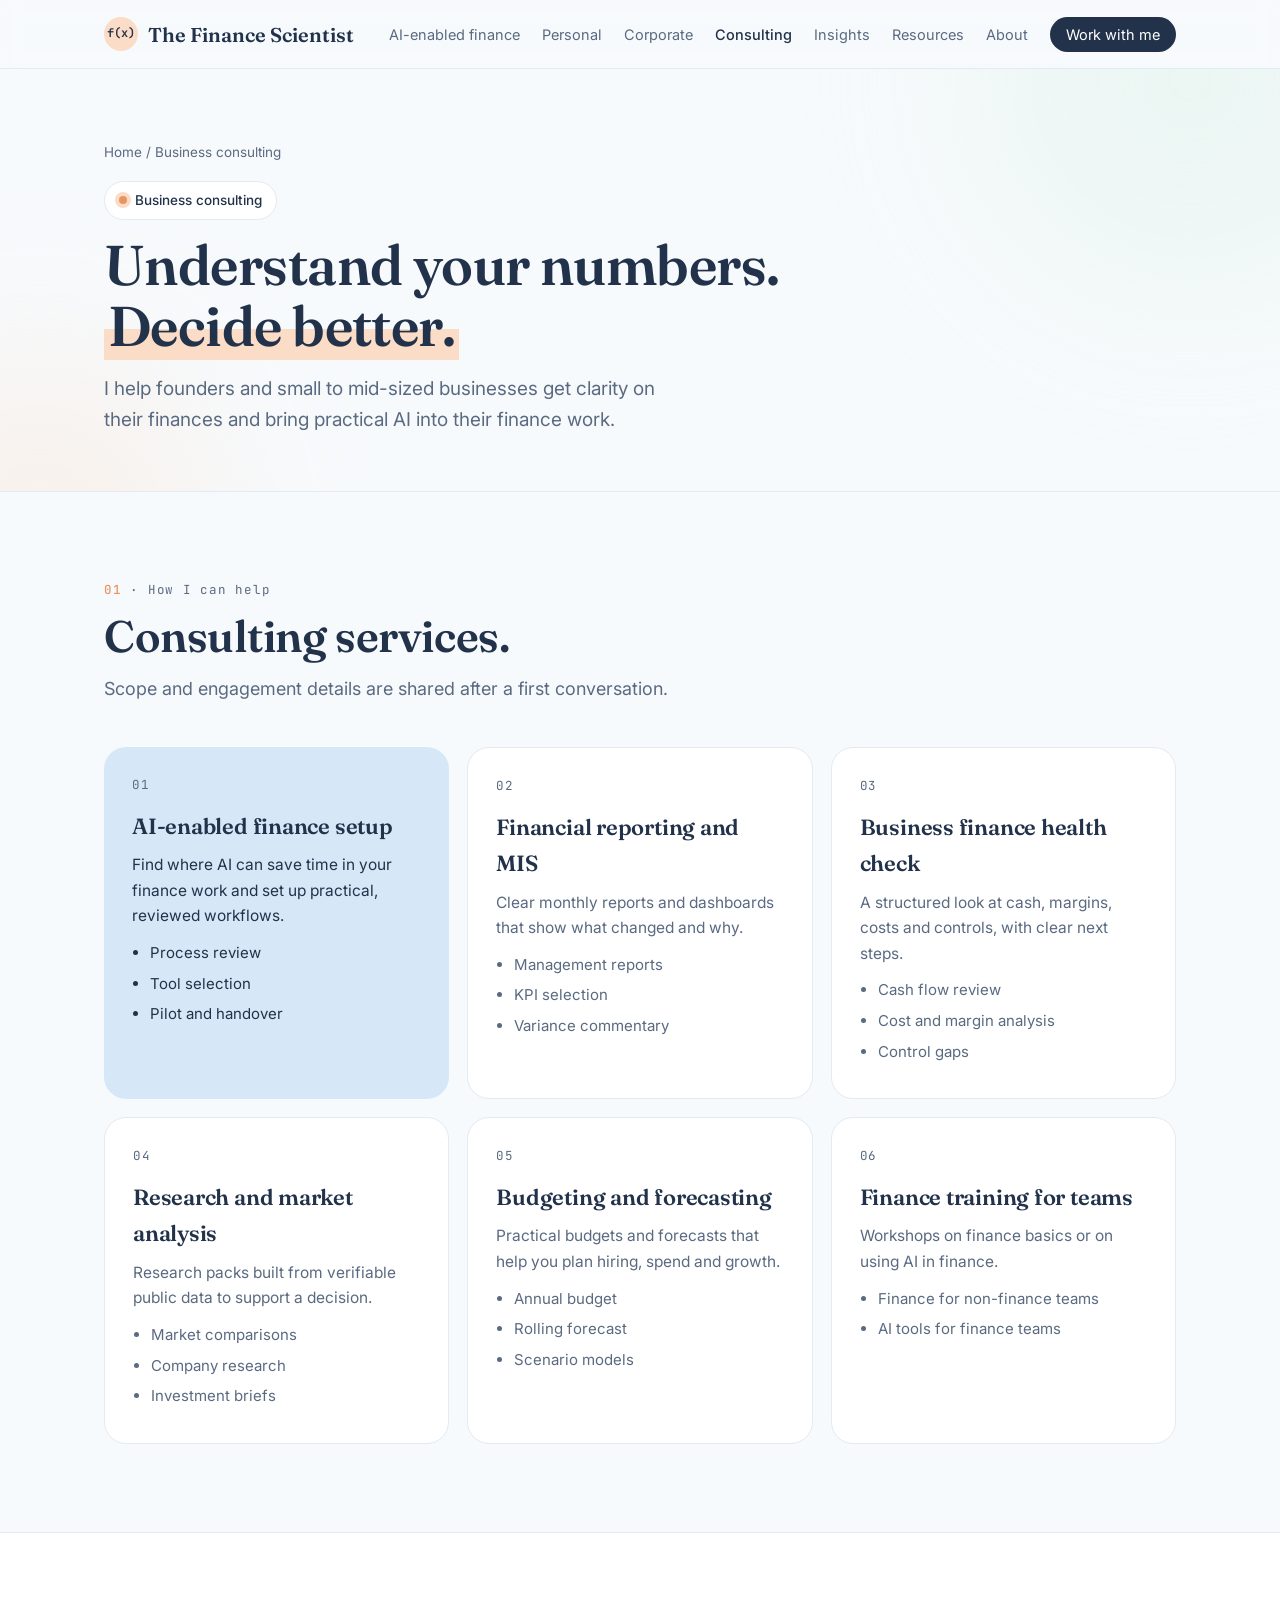
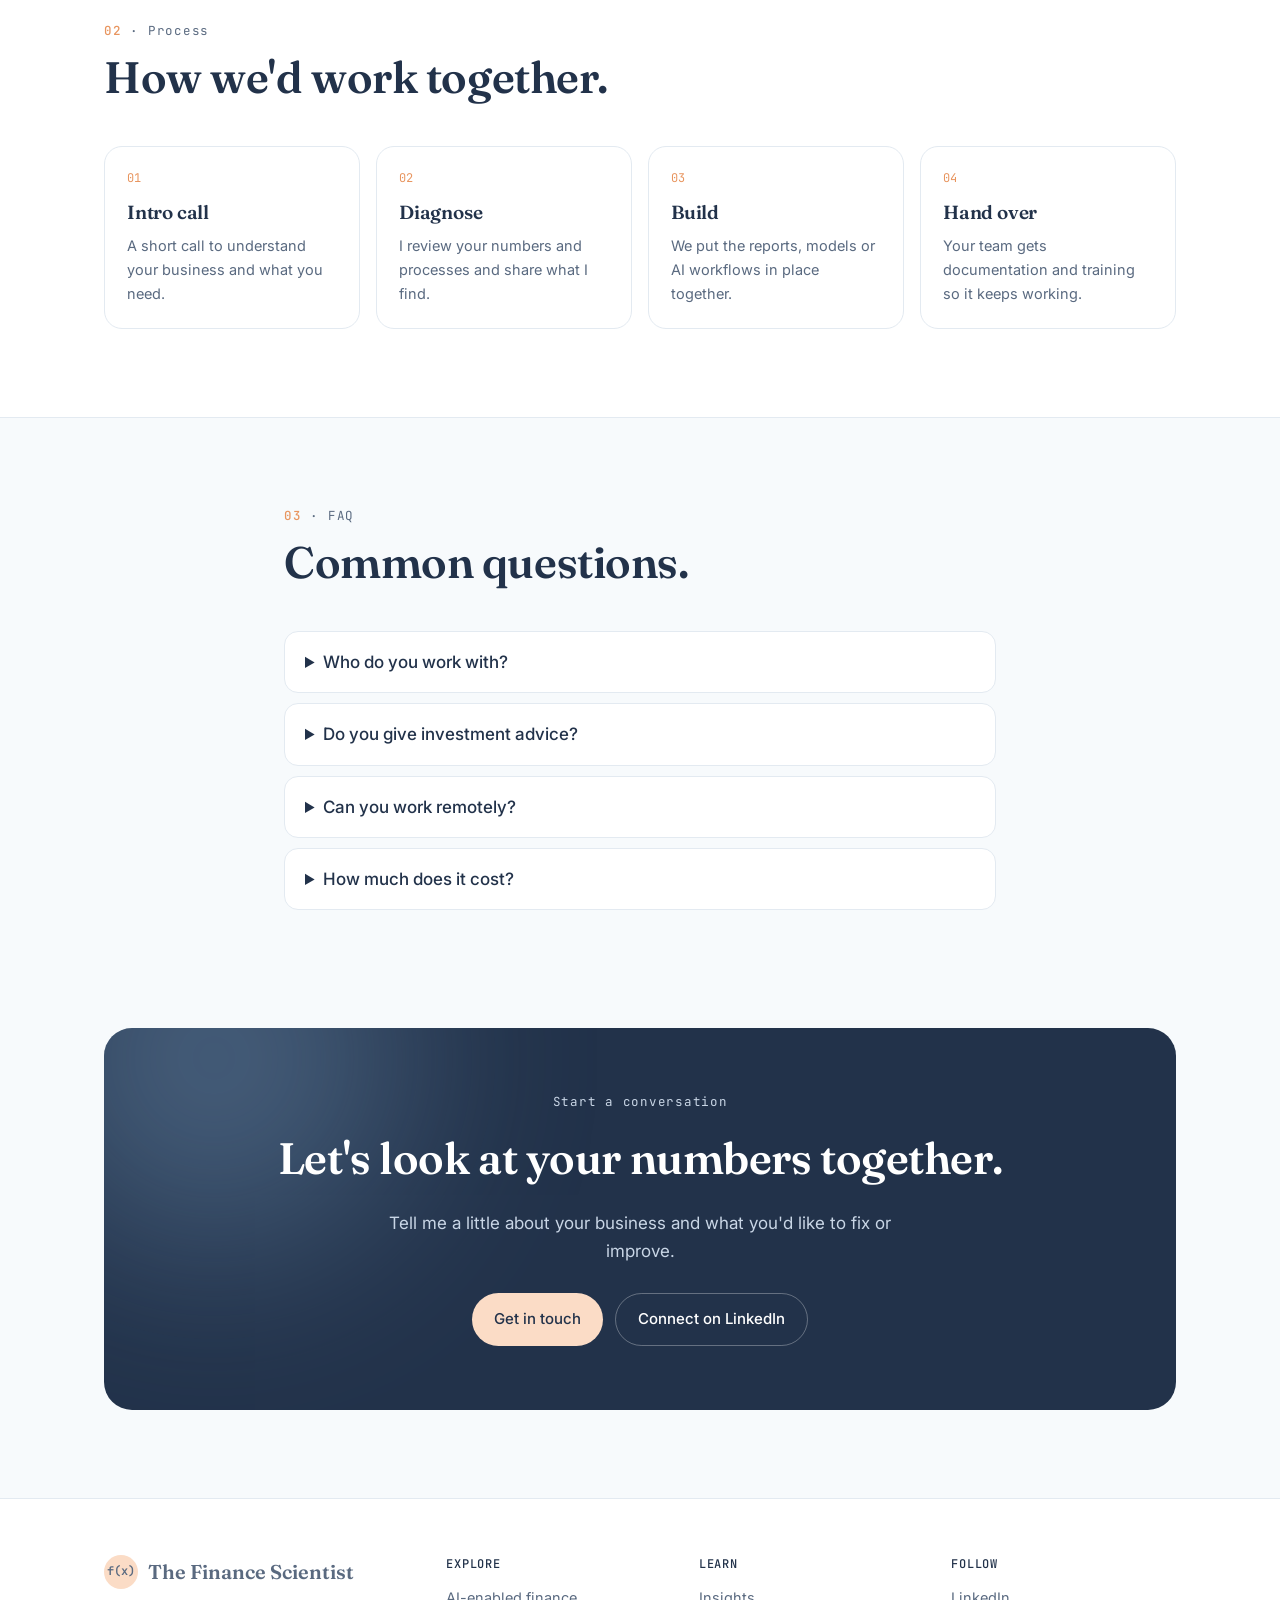
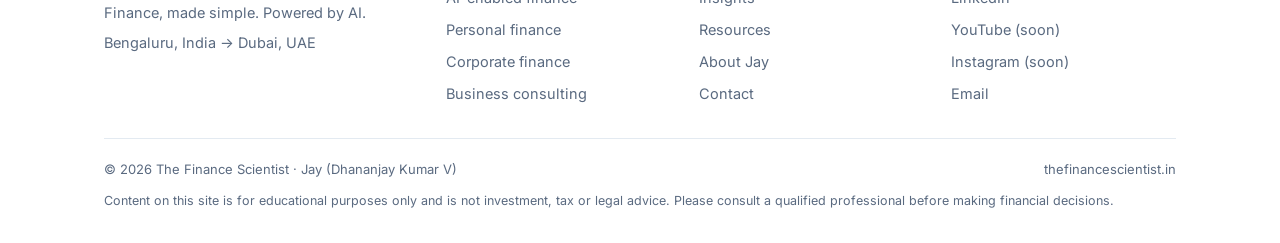
<file: consulting.html>
<!DOCTYPE html>
<html lang="en">
<head>
<meta charset="UTF-8">
<meta name="viewport" content="width=device-width, initial-scale=1.0">
<title>Business finance consulting | The Finance Scientist</title>
<meta name="description" content="Business finance consulting for founders and SMEs: understand your numbers, improve reporting and bring AI-enabled finance into your business.">
<link rel="canonical" href="https://thefinancescientist.in/consulting.html">
<meta property="og:type" content="website">
<meta property="og:site_name" content="The Finance Scientist">
<meta property="og:title" content="Business finance consulting | The Finance Scientist">
<meta property="og:description" content="Business finance consulting for founders and SMEs: understand your numbers, improve reporting and bring AI-enabled finance into your business.">
<meta property="og:url" content="https://thefinancescientist.in/consulting.html">
<meta property="og:image" content="https://thefinancescientist.in/jay.jpg">
<meta name="twitter:card" content="summary">
<meta name="theme-color" content="#F7FAFC">
<link rel="icon" href="data:image/svg+xml,%3Csvg xmlns='http://www.w3.org/2000/svg' viewBox='0 0 64 64'%3E%3Ccircle cx='32' cy='32' r='32' fill='%23FBDCC6'/%3E%3Ctext x='32' y='41' font-family='monospace' font-size='22' text-anchor='middle' fill='%2322324A'%3Ef(x)%3C/text%3E%3C/svg%3E">
<link rel="preconnect" href="https://fonts.googleapis.com">
<link rel="preconnect" href="https://fonts.gstatic.com" crossorigin>
<link href="https://fonts.googleapis.com/css2?family=Fraunces:opsz,wght@9..144,400;9..144,600&family=Inter:wght@400;500;600&family=JetBrains+Mono:wght@400;500&display=swap" rel="stylesheet">
<link rel="stylesheet" href="style.css">
<script type="application/ld+json">{"@context": "https://schema.org", "@type": "Person", "name": "Dhananjay Kumar V", "alternateName": "Jay", "url": "https://thefinancescientist.in", "jobTitle": "Financial Analyst", "description": "Finance professional, finance educator and business consultant focused on AI-enabled finance.", "sameAs": ["https://www.linkedin.com/in/dhananjaygowda/"]}</script>
</head>
<body>
<a class="skip" href="#main">Skip to content</a>
<nav class="top" aria-label="Main">
  <div class="wrap">
    <a href="index.html" class="logo"><i>f(x)</i>The Finance Scientist</a>
    <button class="burger" aria-label="Open menu" aria-expanded="false">☰</button>
    <ul class="menu"><li><a href="ai-enabled-finance.html">AI-enabled finance</a></li><li><a href="personal-finance.html">Personal</a></li><li><a href="corporate-finance.html">Corporate</a></li><li><a href="consulting.html" aria-current="page">Consulting</a></li><li><a href="insights.html">Insights</a></li><li><a href="resources.html">Resources</a></li><li><a href="about.html">About</a></li><li><a href="contact.html" class="cta">Work with me</a></li></ul>
  </div>
</nav>
<main id="main">
<header class="phero">
  <div class="blob1" style="background:var(--mint);opacity:.45;width:420px;height:420px;top:-200px"></div>
  <div class="blob2" style="background:var(--apricot);opacity:.35;width:320px;height:320px;bottom:-200px"></div>
  <div class="wrap reveal">
    <div class="crumbs"><a href="index.html">Home</a> / Business consulting</div>
    <div class="badge" style="margin:18px 0 0"><span class="dot"></span>Business consulting</div>
    <h1>Understand your numbers. <span class="hl">Decide better.</span></h1>
    <p class="lead">I help founders and small to mid-sized businesses get clarity on their finances and bring practical AI into their finance work.</p>
  </div>
</header>
<section>
  <div class="wrap">
    <div class="head reveal"><div class="label"><b>01</b> · How I can help</div><h2>Consulting services.</h2><p>Scope and engagement details are shared after a first conversation.</p></div>
    <div class="grid3">
      <div class="card reveal tint-sky" style="border:none"><div class="label">01</div><h3>AI-enabled finance setup</h3><p style="color:var(--ink)">Find where AI can save time in your finance work and set up practical, reviewed workflows.</p><ul style="color:var(--ink)"><li>Process review</li><li>Tool selection</li><li>Pilot and handover</li></ul></div>
      <div class="card reveal"><div class="label">02</div><h3>Financial reporting and MIS</h3><p>Clear monthly reports and dashboards that show what changed and why.</p><ul><li>Management reports</li><li>KPI selection</li><li>Variance commentary</li></ul></div>
      <div class="card reveal"><div class="label">03</div><h3>Business finance health check</h3><p>A structured look at cash, margins, costs and controls, with clear next steps.</p><ul><li>Cash flow review</li><li>Cost and margin analysis</li><li>Control gaps</li></ul></div>
      <div class="card reveal"><div class="label">04</div><h3>Research and market analysis</h3><p>Research packs built from verifiable public data to support a decision.</p><ul><li>Market comparisons</li><li>Company research</li><li>Investment briefs</li></ul></div>
      <div class="card reveal"><div class="label">05</div><h3>Budgeting and forecasting</h3><p>Practical budgets and forecasts that help you plan hiring, spend and growth.</p><ul><li>Annual budget</li><li>Rolling forecast</li><li>Scenario models</li></ul></div>
      <div class="card reveal"><div class="label">06</div><h3>Finance training for teams</h3><p>Workshops on finance basics or on using AI in finance.</p><ul><li>Finance for non-finance teams</li><li>AI tools for finance teams</li></ul></div>
    </div>
  </div>
</section>
<section class="band">
  <div class="wrap">
    <div class="head reveal"><div class="label"><b>02</b> · Process</div><h2>How we'd work together.</h2></div>
    <div class="steps">
      <div class="step reveal"><div class="n">01</div><h3>Intro call</h3><p>A short call to understand your business and what you need.</p></div>
      <div class="step reveal"><div class="n">02</div><h3>Diagnose</h3><p>I review your numbers and processes and share what I find.</p></div>
      <div class="step reveal"><div class="n">03</div><h3>Build</h3><p>We put the reports, models or AI workflows in place together.</p></div>
      <div class="step reveal"><div class="n">04</div><h3>Hand over</h3><p>Your team gets documentation and training so it keeps working.</p></div>
    </div>
  </div>
</section>
<section>
  <div class="wrap narrow">
    <div class="head reveal"><div class="label"><b>03</b> · FAQ</div><h2>Common questions.</h2></div>
    <details class="reveal"><summary>Who do you work with?</summary><p>Founders, small and mid-sized businesses, and finance teams in India and the UAE who want clearer numbers or want to use AI in their finance work.</p></details>
    <details class="reveal"><summary>Do you give investment advice?</summary><p>No. I focus on business finance, reporting and finance operations. I don't provide personalised investment, tax or legal advice.</p></details>
    <details class="reveal"><summary>Can you work remotely?</summary><p>Yes. Most work can be done remotely, with calls and shared documents.</p></details>
    <details class="reveal"><summary>How much does it cost?</summary><p>It depends on the scope. After a first conversation, I'll share a clear proposal. [Placeholder: add pricing approach when ready]</p></details>
  </div>
</section>
<section class="ctaband" style="padding-top:20px">
  <div class="wrap"><div class="inner reveal">
    <div class="label">Start a conversation</div>
    <h2>Let's look at your numbers together.</h2>
    <p>Tell me a little about your business and what you'd like to fix or improve.</p>
    <div class="btns">
      <a href="contact.html" class="btn btn-apricot">Get in touch</a>
      <a href="https://www.linkedin.com/in/dhananjaygowda/" target="_blank" rel="noopener" class="btn btn-soft">Connect on LinkedIn</a>
    </div>
  </div></div>
</section>
</main>
<footer class="foot">
  <div class="wrap">
    <div class="fgrid">
      <div>
        <a href="index.html" class="logo" style="margin-bottom:12px"><i>f(x)</i>The Finance Scientist</a>
        <p>Finance, made simple. Powered by AI.</p>
        <p style="margin-top:6px">Bengaluru, India → Dubai, UAE</p>
      </div>
      <div><h4>Explore</h4><ul>
        <li><a href="ai-enabled-finance.html">AI-enabled finance</a></li>
        <li><a href="personal-finance.html">Personal finance</a></li>
        <li><a href="corporate-finance.html">Corporate finance</a></li>
        <li><a href="consulting.html">Business consulting</a></li>
      </ul></div>
      <div><h4>Learn</h4><ul>
        <li><a href="insights.html">Insights</a></li>
        <li><a href="resources.html">Resources</a></li>
        <li><a href="about.html">About Jay</a></li>
        <li><a href="contact.html">Contact</a></li>
      </ul></div>
      <div><h4>Follow</h4><ul>
        <li><a href="https://www.linkedin.com/in/dhananjaygowda/" target="_blank" rel="noopener">LinkedIn</a></li>
        <li><span>YouTube (soon)</span></li>
        <li><span>Instagram (soon)</span></li>
        <li><a href="contact.html">Email</a></li>
      </ul></div>
    </div>
    <div class="fbottom">
      <span>© 2026 The Finance Scientist · Jay (Dhananjay Kumar V)</span>
      <span>thefinancescientist.in</span>
    </div>
    <p class="disc">Content on this site is for educational purposes only and is not investment, tax or legal advice. Please consult a qualified professional before making financial decisions.</p>
  </div>
</footer>
<script src="main.js"></script>
</body>
</html>
</file>
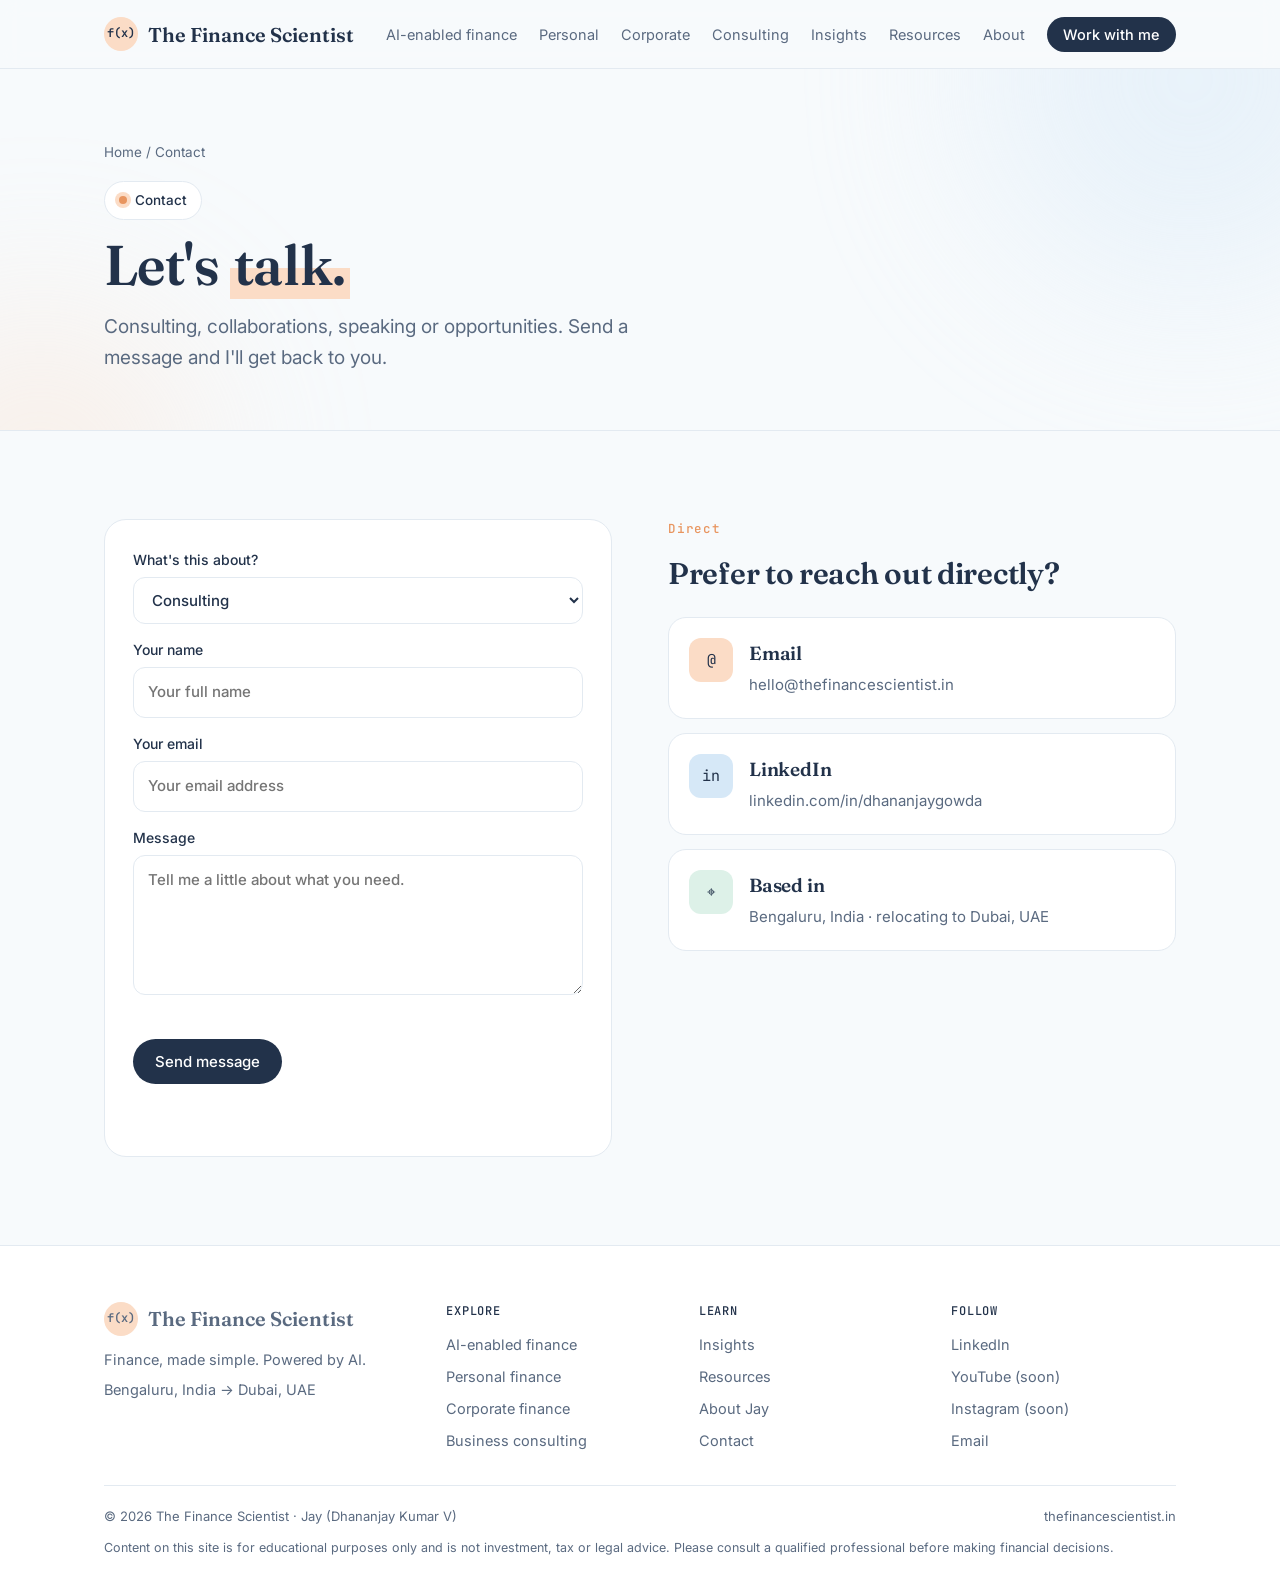
<file: contact.html>
<!DOCTYPE html>
<html lang="en">
<head>
<meta charset="UTF-8">
<meta name="viewport" content="width=device-width, initial-scale=1.0">
<title>Contact Jay | The Finance Scientist</title>
<meta name="description" content="Get in touch with Jay (Dhananjay Kumar V), The Finance Scientist, for consulting, collaborations, speaking or job opportunities.">
<link rel="canonical" href="https://thefinancescientist.in/contact.html">
<meta property="og:type" content="website">
<meta property="og:site_name" content="The Finance Scientist">
<meta property="og:title" content="Contact Jay | The Finance Scientist">
<meta property="og:description" content="Get in touch with Jay (Dhananjay Kumar V), The Finance Scientist, for consulting, collaborations, speaking or job opportunities.">
<meta property="og:url" content="https://thefinancescientist.in/contact.html">
<meta property="og:image" content="https://thefinancescientist.in/jay.jpg">
<meta name="twitter:card" content="summary">
<meta name="theme-color" content="#F7FAFC">
<link rel="icon" href="data:image/svg+xml,%3Csvg xmlns='http://www.w3.org/2000/svg' viewBox='0 0 64 64'%3E%3Ccircle cx='32' cy='32' r='32' fill='%23FBDCC6'/%3E%3Ctext x='32' y='41' font-family='monospace' font-size='22' text-anchor='middle' fill='%2322324A'%3Ef(x)%3C/text%3E%3C/svg%3E">
<link rel="preconnect" href="https://fonts.googleapis.com">
<link rel="preconnect" href="https://fonts.gstatic.com" crossorigin>
<link href="https://fonts.googleapis.com/css2?family=Fraunces:opsz,wght@9..144,400;9..144,600&family=Inter:wght@400;500;600&family=JetBrains+Mono:wght@400;500&display=swap" rel="stylesheet">
<link rel="stylesheet" href="style.css">
<script type="application/ld+json">{"@context": "https://schema.org", "@type": "Person", "name": "Dhananjay Kumar V", "alternateName": "Jay", "url": "https://thefinancescientist.in", "jobTitle": "Financial Analyst", "description": "Finance professional, finance educator and business consultant focused on AI-enabled finance.", "sameAs": ["https://www.linkedin.com/in/dhananjaygowda/"]}</script>
</head>
<body>
<a class="skip" href="#main">Skip to content</a>
<nav class="top" aria-label="Main">
  <div class="wrap">
    <a href="index.html" class="logo"><i>f(x)</i>The Finance Scientist</a>
    <button class="burger" aria-label="Open menu" aria-expanded="false">☰</button>
    <ul class="menu"><li><a href="ai-enabled-finance.html">AI-enabled finance</a></li><li><a href="personal-finance.html">Personal</a></li><li><a href="corporate-finance.html">Corporate</a></li><li><a href="consulting.html">Consulting</a></li><li><a href="insights.html">Insights</a></li><li><a href="resources.html">Resources</a></li><li><a href="about.html">About</a></li><li><a href="contact.html" class="cta" aria-current="page">Work with me</a></li></ul>
  </div>
</nav>
<main id="main">
<header class="phero">
  <div class="blob1" style="background:var(--sky);opacity:.45;width:420px;height:420px;top:-200px"></div>
  <div class="blob2" style="background:var(--apricot);opacity:.35;width:320px;height:320px;bottom:-200px"></div>
  <div class="wrap reveal">
    <div class="crumbs"><a href="index.html">Home</a> / Contact</div>
    <div class="badge" style="margin:18px 0 0"><span class="dot"></span>Contact</div>
    <h1>Let's <span class="hl">talk.</span></h1>
    <p class="lead">Consulting, collaborations, speaking or opportunities. Send a message and I'll get back to you.</p>
  </div>
</header>
<section>
  <div class="wrap grid2">
    <div class="card reveal">
      <form id="contact-form" class="form" novalidate data-to="hello@thefinancescientist.in">
        <label>What's this about?
          <select name="topic">
            <option>Consulting</option>
            <option>AI-enabled finance</option>
            <option>Collaboration</option>
            <option>Speaking</option>
            <option>Job opportunity</option>
            <option>Something else</option>
          </select>
        </label>
        <label>Your name<input name="name" type="text" autocomplete="name" placeholder="Your full name"></label>
        <label>Your email<input name="email" type="email" autocomplete="email" placeholder="Your email address"></label>
        <label>Message<textarea name="message" placeholder="Tell me a little about what you need."></textarea></label>
        <div class="err" aria-live="polite"></div>
        <button type="submit" class="btn btn-dark" style="justify-self:start">Send message</button>
        <div class="msg sent" aria-live="polite"></div>
      </form>
    </div>
    <div class="reveal">
      <div class="label"><b>Direct</b></div>
      <h2 style="font-size:30px;margin:10px 0 18px">Prefer to reach out directly?</h2>
      <div class="uses">
        <div class="use"><div class="ic tint-apricot">@</div><div><h3>Email</h3><p>hello@thefinancescientist.in</p></div></div>
        <a class="use" href="https://www.linkedin.com/in/dhananjaygowda/" target="_blank" rel="noopener" style="text-decoration:none"><div class="ic tint-sky">in</div><div><h3>LinkedIn</h3><p>linkedin.com/in/dhananjaygowda</p></div></a>
        <div class="use"><div class="ic tint-mint">⌖</div><div><h3>Based in</h3><p>Bengaluru, India · relocating to Dubai, UAE</p></div></div>
      </div>
    </div>
  </div>
</section>
</main>
<footer class="foot">
  <div class="wrap">
    <div class="fgrid">
      <div>
        <a href="index.html" class="logo" style="margin-bottom:12px"><i>f(x)</i>The Finance Scientist</a>
        <p>Finance, made simple. Powered by AI.</p>
        <p style="margin-top:6px">Bengaluru, India → Dubai, UAE</p>
      </div>
      <div><h4>Explore</h4><ul>
        <li><a href="ai-enabled-finance.html">AI-enabled finance</a></li>
        <li><a href="personal-finance.html">Personal finance</a></li>
        <li><a href="corporate-finance.html">Corporate finance</a></li>
        <li><a href="consulting.html">Business consulting</a></li>
      </ul></div>
      <div><h4>Learn</h4><ul>
        <li><a href="insights.html">Insights</a></li>
        <li><a href="resources.html">Resources</a></li>
        <li><a href="about.html">About Jay</a></li>
        <li><a href="contact.html">Contact</a></li>
      </ul></div>
      <div><h4>Follow</h4><ul>
        <li><a href="https://www.linkedin.com/in/dhananjaygowda/" target="_blank" rel="noopener">LinkedIn</a></li>
        <li><span>YouTube (soon)</span></li>
        <li><span>Instagram (soon)</span></li>
        <li><a href="contact.html">Email</a></li>
      </ul></div>
    </div>
    <div class="fbottom">
      <span>© 2026 The Finance Scientist · Jay (Dhananjay Kumar V)</span>
      <span>thefinancescientist.in</span>
    </div>
    <p class="disc">Content on this site is for educational purposes only and is not investment, tax or legal advice. Please consult a qualified professional before making financial decisions.</p>
  </div>
</footer>
<script src="main.js"></script>
</body>
</html>
</file>
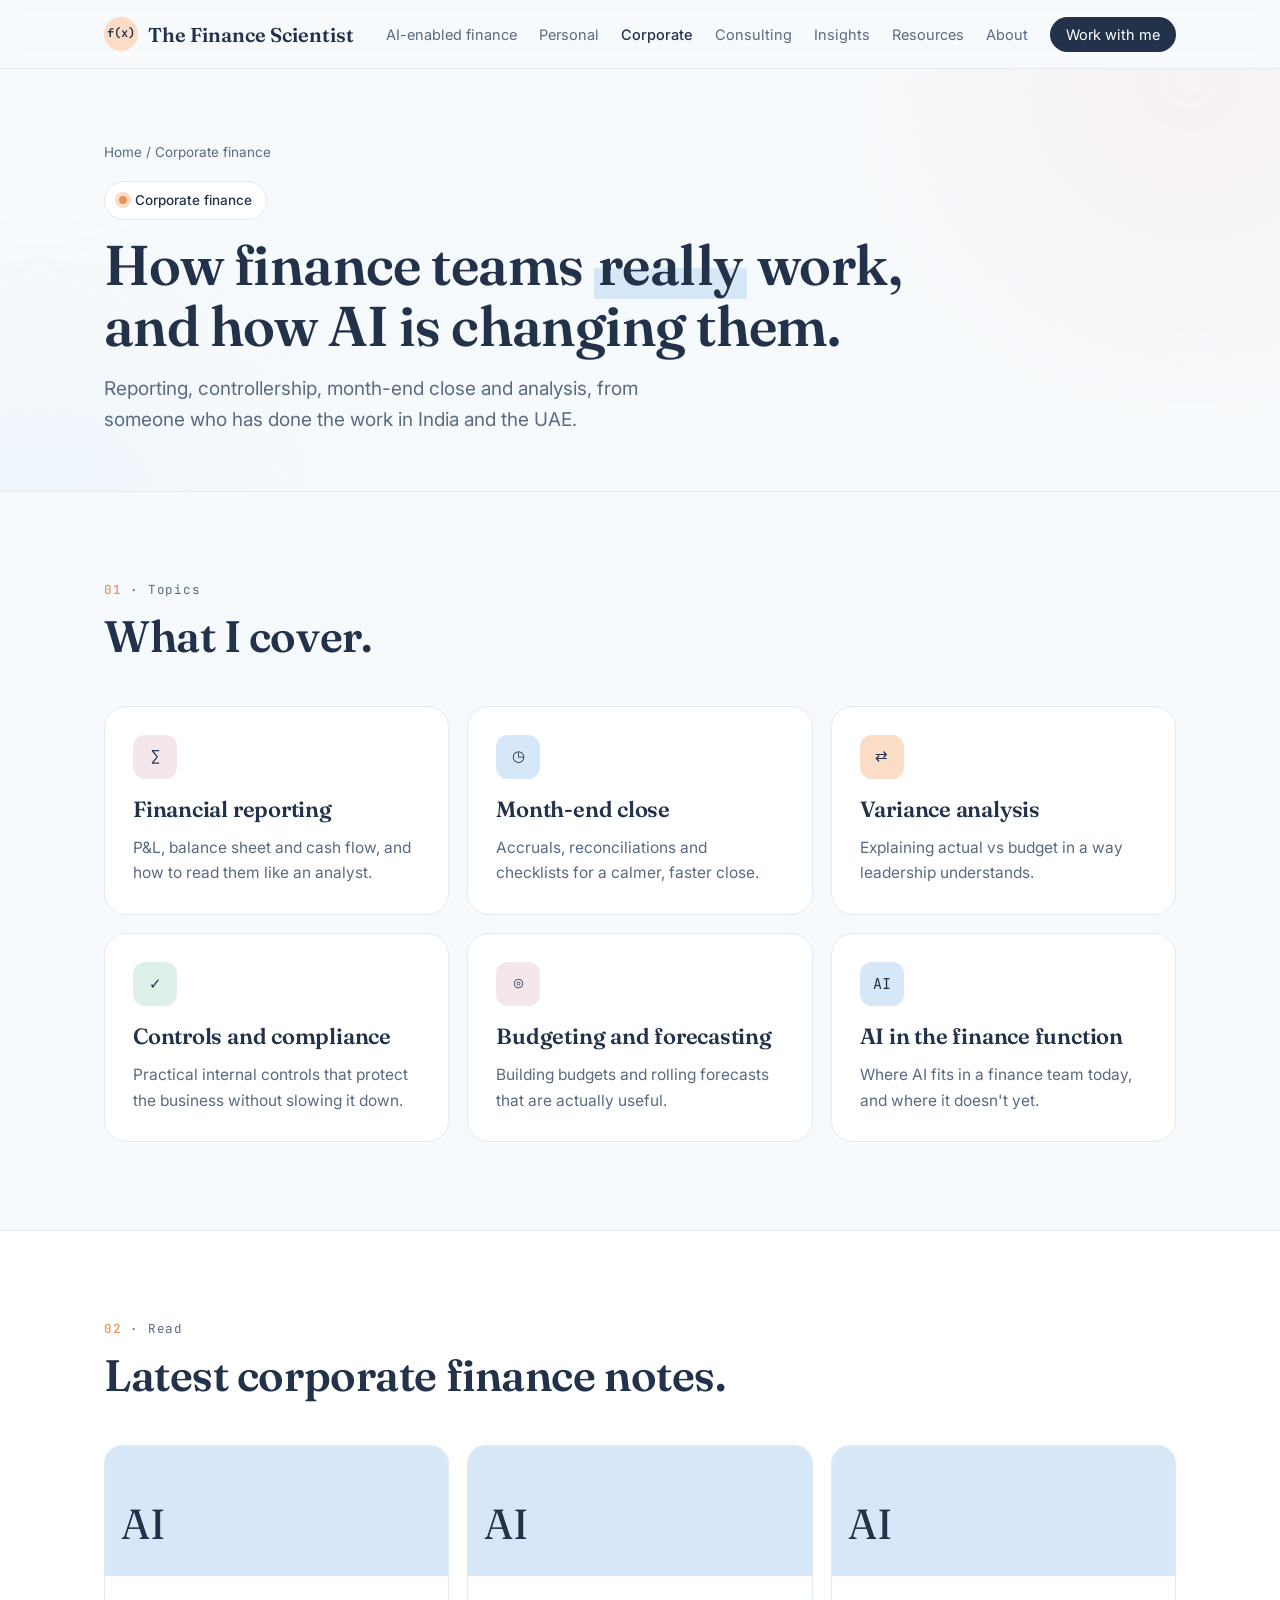
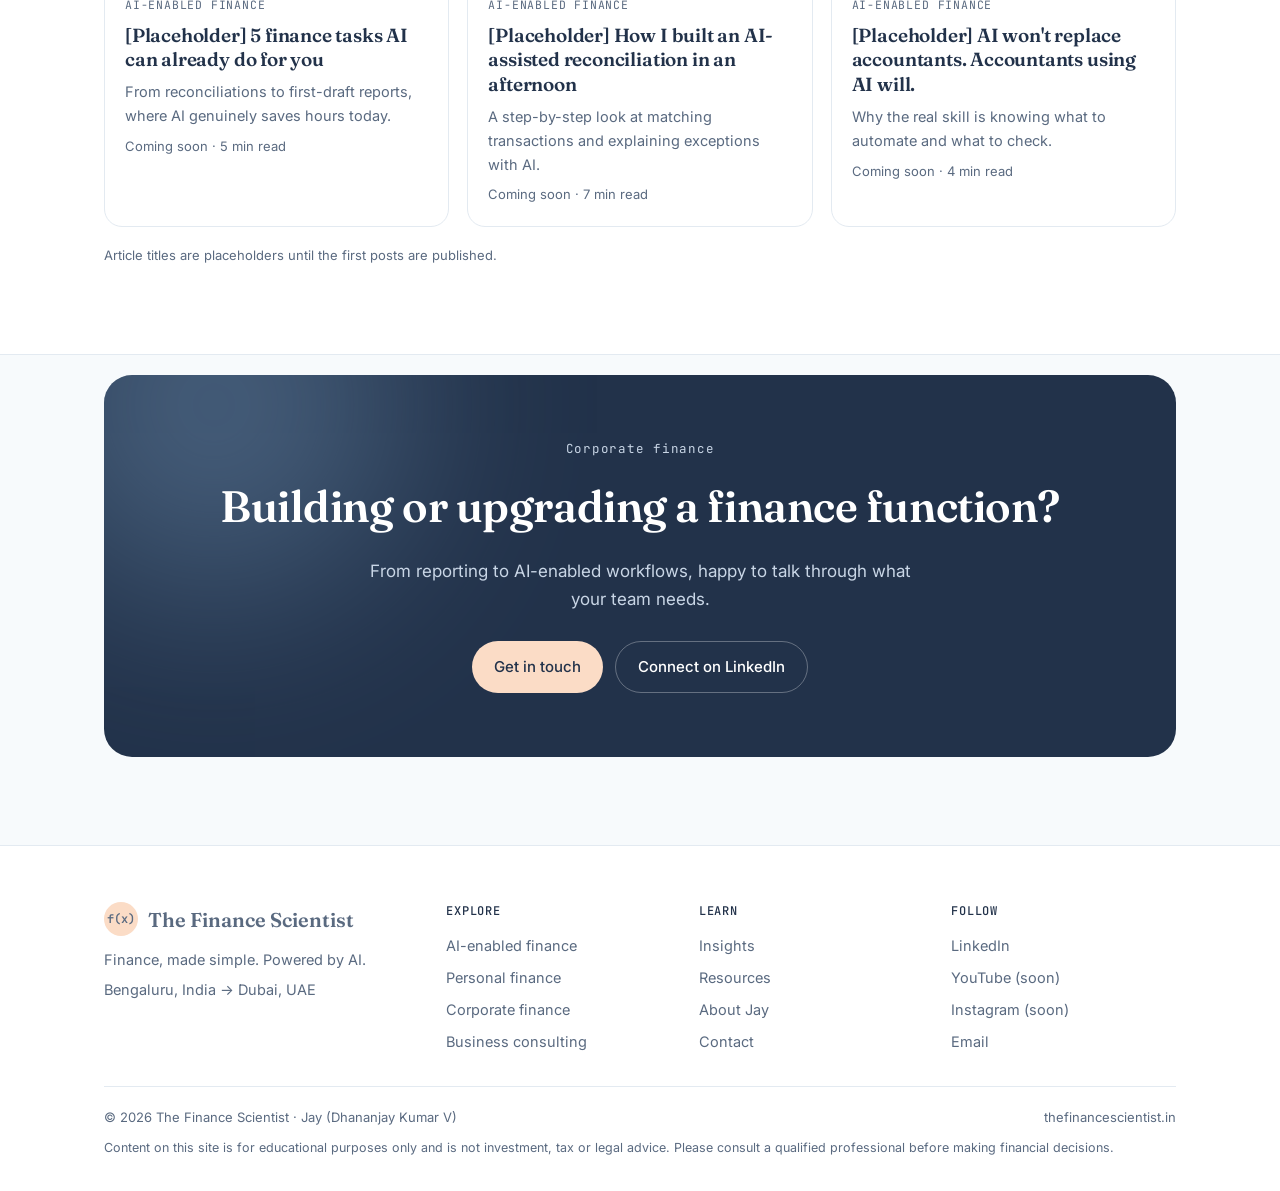
<file: corporate-finance.html>
<!DOCTYPE html>
<html lang="en">
<head>
<meta charset="UTF-8">
<meta name="viewport" content="width=device-width, initial-scale=1.0">
<title>Corporate finance | The Finance Scientist</title>
<meta name="description" content="Corporate finance explained: financial reporting, controllership, month-end close, variance analysis and how AI is changing finance teams.">
<link rel="canonical" href="https://thefinancescientist.in/corporate-finance.html">
<meta property="og:type" content="website">
<meta property="og:site_name" content="The Finance Scientist">
<meta property="og:title" content="Corporate finance | The Finance Scientist">
<meta property="og:description" content="Corporate finance explained: financial reporting, controllership, month-end close, variance analysis and how AI is changing finance teams.">
<meta property="og:url" content="https://thefinancescientist.in/corporate-finance.html">
<meta property="og:image" content="https://thefinancescientist.in/jay.jpg">
<meta name="twitter:card" content="summary">
<meta name="theme-color" content="#F7FAFC">
<link rel="icon" href="data:image/svg+xml,%3Csvg xmlns='http://www.w3.org/2000/svg' viewBox='0 0 64 64'%3E%3Ccircle cx='32' cy='32' r='32' fill='%23FBDCC6'/%3E%3Ctext x='32' y='41' font-family='monospace' font-size='22' text-anchor='middle' fill='%2322324A'%3Ef(x)%3C/text%3E%3C/svg%3E">
<link rel="preconnect" href="https://fonts.googleapis.com">
<link rel="preconnect" href="https://fonts.gstatic.com" crossorigin>
<link href="https://fonts.googleapis.com/css2?family=Fraunces:opsz,wght@9..144,400;9..144,600&family=Inter:wght@400;500;600&family=JetBrains+Mono:wght@400;500&display=swap" rel="stylesheet">
<link rel="stylesheet" href="style.css">
<script type="application/ld+json">{"@context": "https://schema.org", "@type": "Person", "name": "Dhananjay Kumar V", "alternateName": "Jay", "url": "https://thefinancescientist.in", "jobTitle": "Financial Analyst", "description": "Finance professional, finance educator and business consultant focused on AI-enabled finance.", "sameAs": ["https://www.linkedin.com/in/dhananjaygowda/"]}</script>
</head>
<body>
<a class="skip" href="#main">Skip to content</a>
<nav class="top" aria-label="Main">
  <div class="wrap">
    <a href="index.html" class="logo"><i>f(x)</i>The Finance Scientist</a>
    <button class="burger" aria-label="Open menu" aria-expanded="false">☰</button>
    <ul class="menu"><li><a href="ai-enabled-finance.html">AI-enabled finance</a></li><li><a href="personal-finance.html">Personal</a></li><li><a href="corporate-finance.html" aria-current="page">Corporate</a></li><li><a href="consulting.html">Consulting</a></li><li><a href="insights.html">Insights</a></li><li><a href="resources.html">Resources</a></li><li><a href="about.html">About</a></li><li><a href="contact.html" class="cta">Work with me</a></li></ul>
  </div>
</nav>
<main id="main">
<header class="phero">
  <div class="blob1" style="background:var(--blush);opacity:.45;width:420px;height:420px;top:-200px"></div>
  <div class="blob2" style="background:var(--sky);opacity:.35;width:320px;height:320px;bottom:-200px"></div>
  <div class="wrap reveal">
    <div class="crumbs"><a href="index.html">Home</a> / Corporate finance</div>
    <div class="badge" style="margin:18px 0 0"><span class="dot"></span>Corporate finance</div>
    <h1>How finance teams <span class="hl-sky">really</span> work, and how AI is changing them.</h1>
    <p class="lead">Reporting, controllership, month-end close and analysis, from someone who has done the work in India and the UAE.</p>
  </div>
</header>
<section>
  <div class="wrap">
    <div class="head reveal"><div class="label"><b>01</b> · Topics</div><h2>What I cover.</h2></div>
    <div class="grid3"><div class="card reveal"><div class="ic tint-blush">∑</div><h3>Financial reporting</h3><p>P&amp;L, balance sheet and cash flow, and how to read them like an analyst.</p></div><div class="card reveal"><div class="ic tint-sky">◷</div><h3>Month-end close</h3><p>Accruals, reconciliations and checklists for a calmer, faster close.</p></div><div class="card reveal"><div class="ic tint-apricot">⇄</div><h3>Variance analysis</h3><p>Explaining actual vs budget in a way leadership understands.</p></div><div class="card reveal"><div class="ic tint-mint">✓</div><h3>Controls and compliance</h3><p>Practical internal controls that protect the business without slowing it down.</p></div><div class="card reveal"><div class="ic tint-blush">◎</div><h3>Budgeting and forecasting</h3><p>Building budgets and rolling forecasts that are actually useful.</p></div><div class="card reveal"><div class="ic tint-sky">AI</div><h3>AI in the finance function</h3><p>Where AI fits in a finance team today, and where it doesn't yet.</p></div></div>
  </div>
</section>
<section class="band">
  <div class="wrap">
    <div class="head reveal"><div class="label"><b>02</b> · Read</div><h2>Latest corporate finance notes.</h2></div>
    <div class="posts"><article class="post reveal" data-cat="ai">
  <div class="cover" style="background:var(--sky)">AI</div>
  <div class="body"><div class="cat">AI-enabled finance</div>
  <h3>[Placeholder] 5 finance tasks AI can already do for you</h3><p>From reconciliations to first-draft reports, where AI genuinely saves hours today.</p>
  <div class="meta">Coming soon · 5 min read</div></div>
</article><article class="post reveal" data-cat="ai">
  <div class="cover" style="background:var(--sky)">AI</div>
  <div class="body"><div class="cat">AI-enabled finance</div>
  <h3>[Placeholder] How I built an AI-assisted reconciliation in an afternoon</h3><p>A step-by-step look at matching transactions and explaining exceptions with AI.</p>
  <div class="meta">Coming soon · 7 min read</div></div>
</article><article class="post reveal" data-cat="ai">
  <div class="cover" style="background:var(--sky)">AI</div>
  <div class="body"><div class="cat">AI-enabled finance</div>
  <h3>[Placeholder] AI won't replace accountants. Accountants using AI will.</h3><p>Why the real skill is knowing what to automate and what to check.</p>
  <div class="meta">Coming soon · 4 min read</div></div>
</article></div>
    <p class="ph-note">Article titles are placeholders until the first posts are published.</p>
  </div>
</section>
<section class="ctaband" style="padding-top:20px">
  <div class="wrap"><div class="inner reveal">
    <div class="label">Corporate finance</div>
    <h2>Building or upgrading a finance function?</h2>
    <p>From reporting to AI-enabled workflows, happy to talk through what your team needs.</p>
    <div class="btns">
      <a href="contact.html" class="btn btn-apricot">Get in touch</a>
      <a href="https://www.linkedin.com/in/dhananjaygowda/" target="_blank" rel="noopener" class="btn btn-soft">Connect on LinkedIn</a>
    </div>
  </div></div>
</section>
</main>
<footer class="foot">
  <div class="wrap">
    <div class="fgrid">
      <div>
        <a href="index.html" class="logo" style="margin-bottom:12px"><i>f(x)</i>The Finance Scientist</a>
        <p>Finance, made simple. Powered by AI.</p>
        <p style="margin-top:6px">Bengaluru, India → Dubai, UAE</p>
      </div>
      <div><h4>Explore</h4><ul>
        <li><a href="ai-enabled-finance.html">AI-enabled finance</a></li>
        <li><a href="personal-finance.html">Personal finance</a></li>
        <li><a href="corporate-finance.html">Corporate finance</a></li>
        <li><a href="consulting.html">Business consulting</a></li>
      </ul></div>
      <div><h4>Learn</h4><ul>
        <li><a href="insights.html">Insights</a></li>
        <li><a href="resources.html">Resources</a></li>
        <li><a href="about.html">About Jay</a></li>
        <li><a href="contact.html">Contact</a></li>
      </ul></div>
      <div><h4>Follow</h4><ul>
        <li><a href="https://www.linkedin.com/in/dhananjaygowda/" target="_blank" rel="noopener">LinkedIn</a></li>
        <li><span>YouTube (soon)</span></li>
        <li><span>Instagram (soon)</span></li>
        <li><a href="contact.html">Email</a></li>
      </ul></div>
    </div>
    <div class="fbottom">
      <span>© 2026 The Finance Scientist · Jay (Dhananjay Kumar V)</span>
      <span>thefinancescientist.in</span>
    </div>
    <p class="disc">Content on this site is for educational purposes only and is not investment, tax or legal advice. Please consult a qualified professional before making financial decisions.</p>
  </div>
</footer>
<script src="main.js"></script>
</body>
</html>
</file>
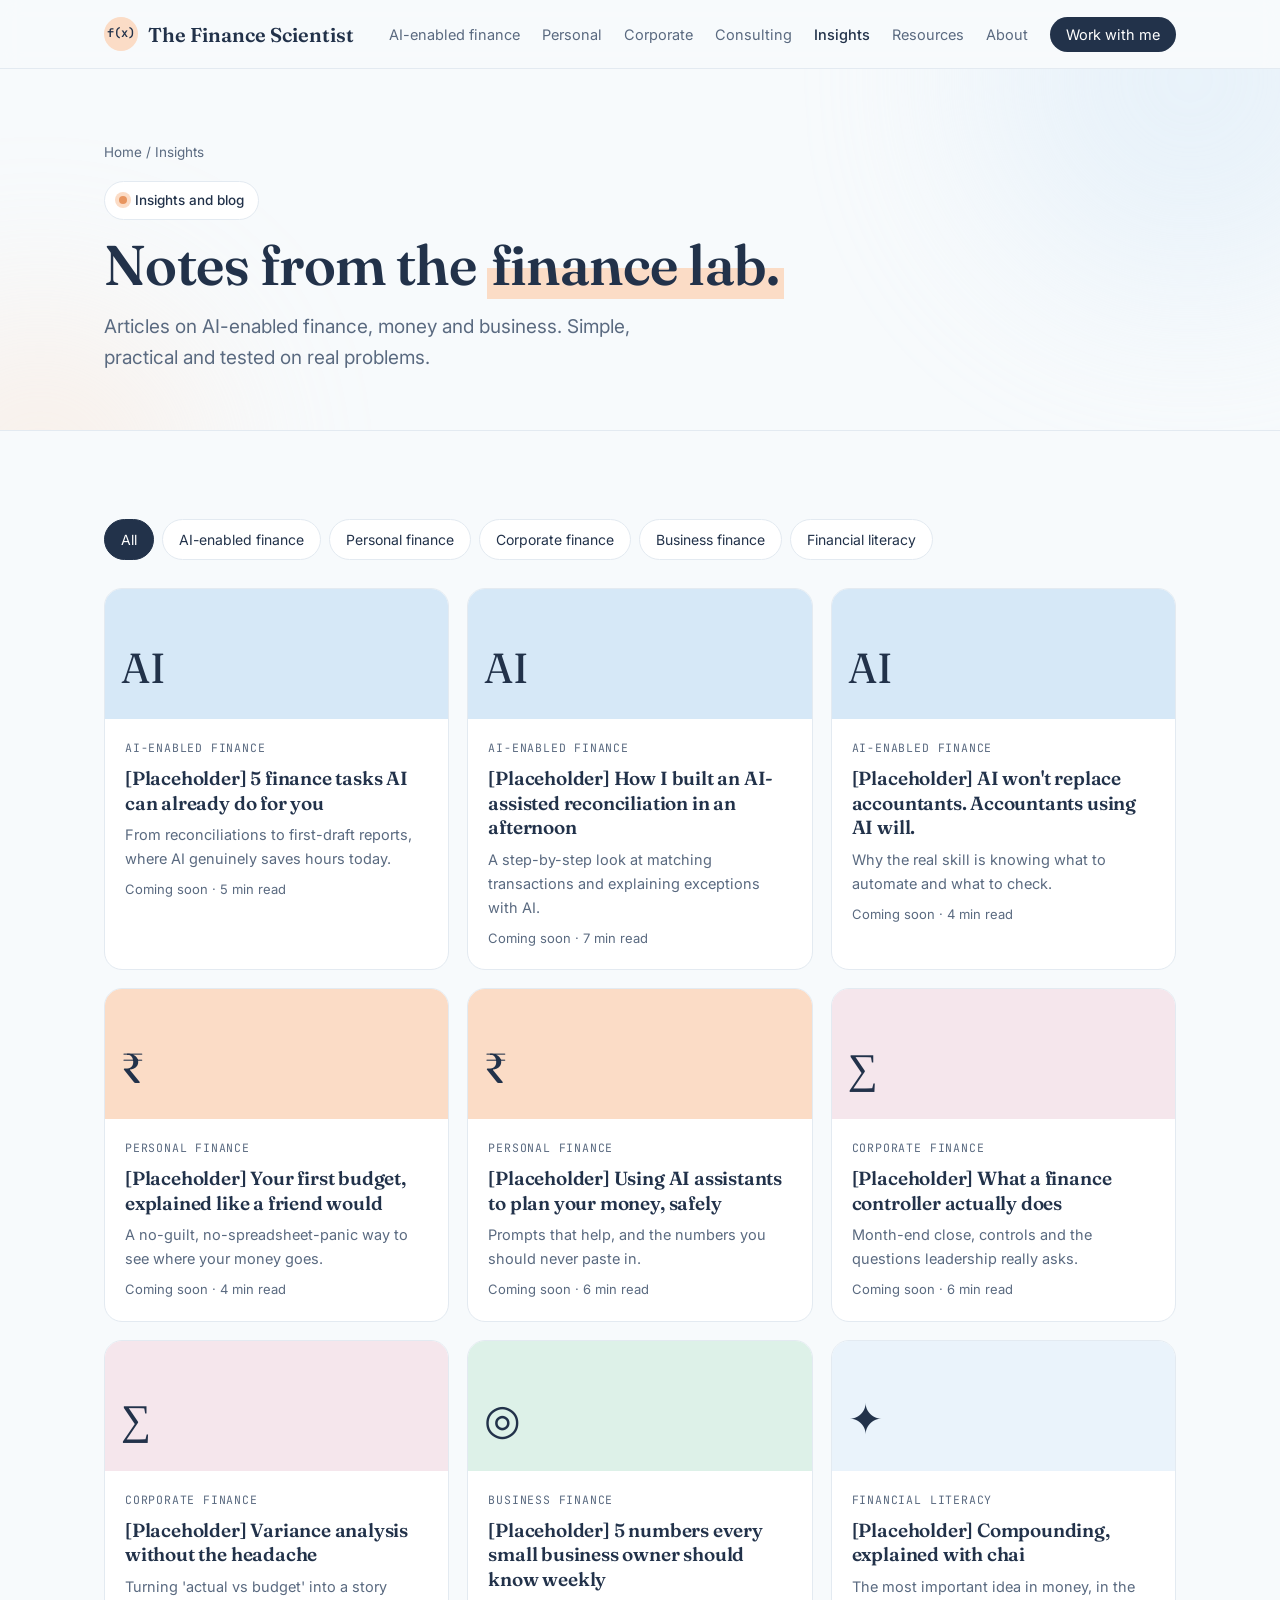
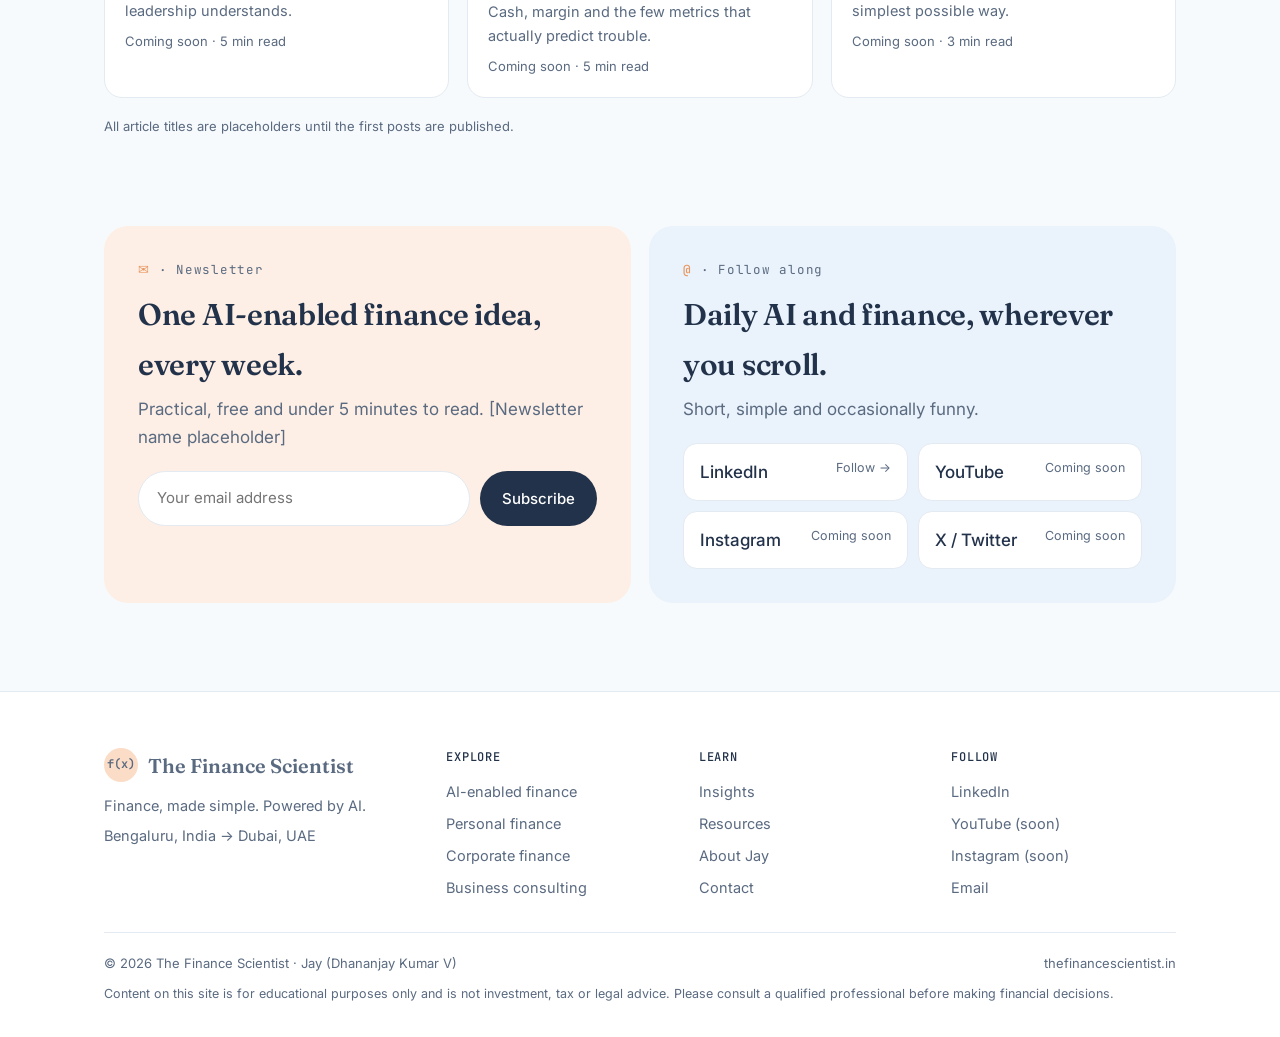
<file: insights.html>
<!DOCTYPE html>
<html lang="en">
<head>
<meta charset="UTF-8">
<meta name="viewport" content="width=device-width, initial-scale=1.0">
<title>Insights and articles | The Finance Scientist</title>
<meta name="description" content="Articles on AI-enabled finance, personal finance, corporate finance, business finance and financial literacy by Jay, The Finance Scientist.">
<link rel="canonical" href="https://thefinancescientist.in/insights.html">
<meta property="og:type" content="website">
<meta property="og:site_name" content="The Finance Scientist">
<meta property="og:title" content="Insights and articles | The Finance Scientist">
<meta property="og:description" content="Articles on AI-enabled finance, personal finance, corporate finance, business finance and financial literacy by Jay, The Finance Scientist.">
<meta property="og:url" content="https://thefinancescientist.in/insights.html">
<meta property="og:image" content="https://thefinancescientist.in/jay.jpg">
<meta name="twitter:card" content="summary">
<meta name="theme-color" content="#F7FAFC">
<link rel="icon" href="data:image/svg+xml,%3Csvg xmlns='http://www.w3.org/2000/svg' viewBox='0 0 64 64'%3E%3Ccircle cx='32' cy='32' r='32' fill='%23FBDCC6'/%3E%3Ctext x='32' y='41' font-family='monospace' font-size='22' text-anchor='middle' fill='%2322324A'%3Ef(x)%3C/text%3E%3C/svg%3E">
<link rel="preconnect" href="https://fonts.googleapis.com">
<link rel="preconnect" href="https://fonts.gstatic.com" crossorigin>
<link href="https://fonts.googleapis.com/css2?family=Fraunces:opsz,wght@9..144,400;9..144,600&family=Inter:wght@400;500;600&family=JetBrains+Mono:wght@400;500&display=swap" rel="stylesheet">
<link rel="stylesheet" href="style.css">
<script type="application/ld+json">{"@context": "https://schema.org", "@type": "Person", "name": "Dhananjay Kumar V", "alternateName": "Jay", "url": "https://thefinancescientist.in", "jobTitle": "Financial Analyst", "description": "Finance professional, finance educator and business consultant focused on AI-enabled finance.", "sameAs": ["https://www.linkedin.com/in/dhananjaygowda/"]}</script>
</head>
<body>
<a class="skip" href="#main">Skip to content</a>
<nav class="top" aria-label="Main">
  <div class="wrap">
    <a href="index.html" class="logo"><i>f(x)</i>The Finance Scientist</a>
    <button class="burger" aria-label="Open menu" aria-expanded="false">☰</button>
    <ul class="menu"><li><a href="ai-enabled-finance.html">AI-enabled finance</a></li><li><a href="personal-finance.html">Personal</a></li><li><a href="corporate-finance.html">Corporate</a></li><li><a href="consulting.html">Consulting</a></li><li><a href="insights.html" aria-current="page">Insights</a></li><li><a href="resources.html">Resources</a></li><li><a href="about.html">About</a></li><li><a href="contact.html" class="cta">Work with me</a></li></ul>
  </div>
</nav>
<main id="main">
<header class="phero">
  <div class="blob1" style="background:var(--sky);opacity:.45;width:420px;height:420px;top:-200px"></div>
  <div class="blob2" style="background:var(--apricot);opacity:.35;width:320px;height:320px;bottom:-200px"></div>
  <div class="wrap reveal">
    <div class="crumbs"><a href="index.html">Home</a> / Insights</div>
    <div class="badge" style="margin:18px 0 0"><span class="dot"></span>Insights and blog</div>
    <h1>Notes from the <span class="hl">finance lab.</span></h1>
    <p class="lead">Articles on AI-enabled finance, money and business. Simple, practical and tested on real problems.</p>
  </div>
</header>
<section>
  <div class="wrap">
    <div class="filters reveal" role="group" aria-label="Filter by category"><button class="on" data-cat="all">All</button><button data-cat="ai">AI-enabled finance</button><button data-cat="personal">Personal finance</button><button data-cat="corporate">Corporate finance</button><button data-cat="business">Business finance</button><button data-cat="literacy">Financial literacy</button></div>
    <div class="posts"><article class="post reveal" data-cat="ai">
  <div class="cover" style="background:var(--sky)">AI</div>
  <div class="body"><div class="cat">AI-enabled finance</div>
  <h3>[Placeholder] 5 finance tasks AI can already do for you</h3><p>From reconciliations to first-draft reports, where AI genuinely saves hours today.</p>
  <div class="meta">Coming soon · 5 min read</div></div>
</article><article class="post reveal" data-cat="ai">
  <div class="cover" style="background:var(--sky)">AI</div>
  <div class="body"><div class="cat">AI-enabled finance</div>
  <h3>[Placeholder] How I built an AI-assisted reconciliation in an afternoon</h3><p>A step-by-step look at matching transactions and explaining exceptions with AI.</p>
  <div class="meta">Coming soon · 7 min read</div></div>
</article><article class="post reveal" data-cat="ai">
  <div class="cover" style="background:var(--sky)">AI</div>
  <div class="body"><div class="cat">AI-enabled finance</div>
  <h3>[Placeholder] AI won't replace accountants. Accountants using AI will.</h3><p>Why the real skill is knowing what to automate and what to check.</p>
  <div class="meta">Coming soon · 4 min read</div></div>
</article><article class="post reveal" data-cat="personal">
  <div class="cover" style="background:var(--apricot)">₹</div>
  <div class="body"><div class="cat">Personal finance</div>
  <h3>[Placeholder] Your first budget, explained like a friend would</h3><p>A no-guilt, no-spreadsheet-panic way to see where your money goes.</p>
  <div class="meta">Coming soon · 4 min read</div></div>
</article><article class="post reveal" data-cat="personal">
  <div class="cover" style="background:var(--apricot)">₹</div>
  <div class="body"><div class="cat">Personal finance</div>
  <h3>[Placeholder] Using AI assistants to plan your money, safely</h3><p>Prompts that help, and the numbers you should never paste in.</p>
  <div class="meta">Coming soon · 6 min read</div></div>
</article><article class="post reveal" data-cat="corporate">
  <div class="cover" style="background:var(--blush)">∑</div>
  <div class="body"><div class="cat">Corporate finance</div>
  <h3>[Placeholder] What a finance controller actually does</h3><p>Month-end close, controls and the questions leadership really asks.</p>
  <div class="meta">Coming soon · 6 min read</div></div>
</article><article class="post reveal" data-cat="corporate">
  <div class="cover" style="background:var(--blush)">∑</div>
  <div class="body"><div class="cat">Corporate finance</div>
  <h3>[Placeholder] Variance analysis without the headache</h3><p>Turning 'actual vs budget' into a story leadership understands.</p>
  <div class="meta">Coming soon · 5 min read</div></div>
</article><article class="post reveal" data-cat="business">
  <div class="cover" style="background:var(--mint)">◎</div>
  <div class="body"><div class="cat">Business finance</div>
  <h3>[Placeholder] 5 numbers every small business owner should know weekly</h3><p>Cash, margin and the few metrics that actually predict trouble.</p>
  <div class="meta">Coming soon · 5 min read</div></div>
</article><article class="post reveal" data-cat="literacy">
  <div class="cover" style="background:var(--sky-soft)">✦</div>
  <div class="body"><div class="cat">Financial literacy</div>
  <h3>[Placeholder] Compounding, explained with chai</h3><p>The most important idea in money, in the simplest possible way.</p>
  <div class="meta">Coming soon · 3 min read</div></div>
</article></div>
    <p class="ph-note">All article titles are placeholders until the first posts are published.</p>
  </div>
</section>
<section style="padding-top:0"><div class="wrap split"><div class="box nl soft-apricot reveal">
  <div class="label"><b>✉</b> · Newsletter</div>
  <h2>One AI-enabled finance idea, every week.</h2>
  <p class="muted">Practical, free and under 5 minutes to read. [Newsletter name placeholder]</p>
  <form class="js-nl" novalidate>
    <input type="email" placeholder="Your email address" aria-label="Email address">
    <button type="submit" class="btn btn-dark">Subscribe</button>
  </form>
  <div class="msg" aria-live="polite"></div>
</div><div class="box soft-sky reveal">
  <div class="label"><b>@</b> · Follow along</div>
  <h2>Daily AI and finance, wherever you scroll.</h2>
  <p class="muted">Short, simple and occasionally funny.</p>
  <div class="socials">
    <a class="soc" href="https://www.linkedin.com/in/dhananjaygowda/" target="_blank" rel="noopener">LinkedIn <small>Follow →</small></a>
    <a class="soc" href="#" aria-disabled="true">YouTube <small>Coming soon</small></a>
    <a class="soc" href="#" aria-disabled="true">Instagram <small>Coming soon</small></a>
    <a class="soc" href="#" aria-disabled="true">X / Twitter <small>Coming soon</small></a>
  </div>
</div></div></section>
</main>
<footer class="foot">
  <div class="wrap">
    <div class="fgrid">
      <div>
        <a href="index.html" class="logo" style="margin-bottom:12px"><i>f(x)</i>The Finance Scientist</a>
        <p>Finance, made simple. Powered by AI.</p>
        <p style="margin-top:6px">Bengaluru, India → Dubai, UAE</p>
      </div>
      <div><h4>Explore</h4><ul>
        <li><a href="ai-enabled-finance.html">AI-enabled finance</a></li>
        <li><a href="personal-finance.html">Personal finance</a></li>
        <li><a href="corporate-finance.html">Corporate finance</a></li>
        <li><a href="consulting.html">Business consulting</a></li>
      </ul></div>
      <div><h4>Learn</h4><ul>
        <li><a href="insights.html">Insights</a></li>
        <li><a href="resources.html">Resources</a></li>
        <li><a href="about.html">About Jay</a></li>
        <li><a href="contact.html">Contact</a></li>
      </ul></div>
      <div><h4>Follow</h4><ul>
        <li><a href="https://www.linkedin.com/in/dhananjaygowda/" target="_blank" rel="noopener">LinkedIn</a></li>
        <li><span>YouTube (soon)</span></li>
        <li><span>Instagram (soon)</span></li>
        <li><a href="contact.html">Email</a></li>
      </ul></div>
    </div>
    <div class="fbottom">
      <span>© 2026 The Finance Scientist · Jay (Dhananjay Kumar V)</span>
      <span>thefinancescientist.in</span>
    </div>
    <p class="disc">Content on this site is for educational purposes only and is not investment, tax or legal advice. Please consult a qualified professional before making financial decisions.</p>
  </div>
</footer>
<script src="main.js"></script>
</body>
</html>
</file>
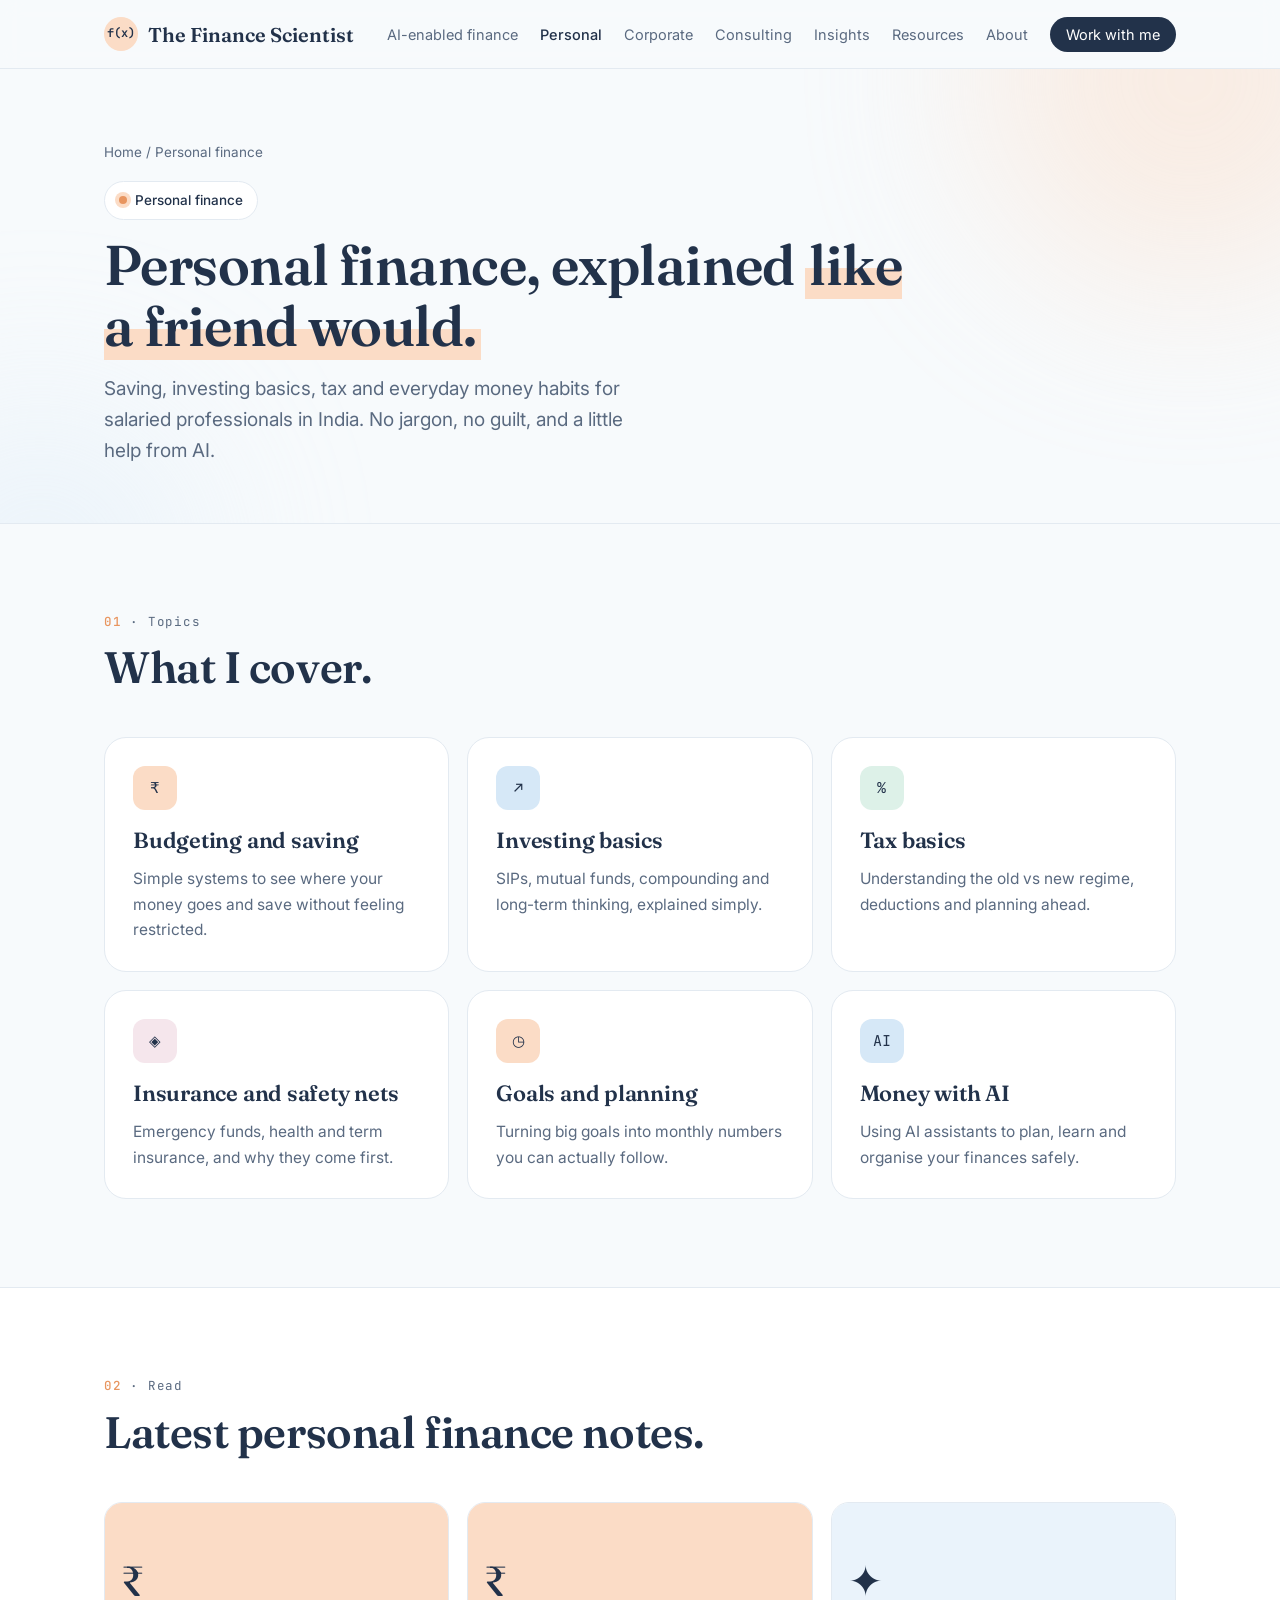
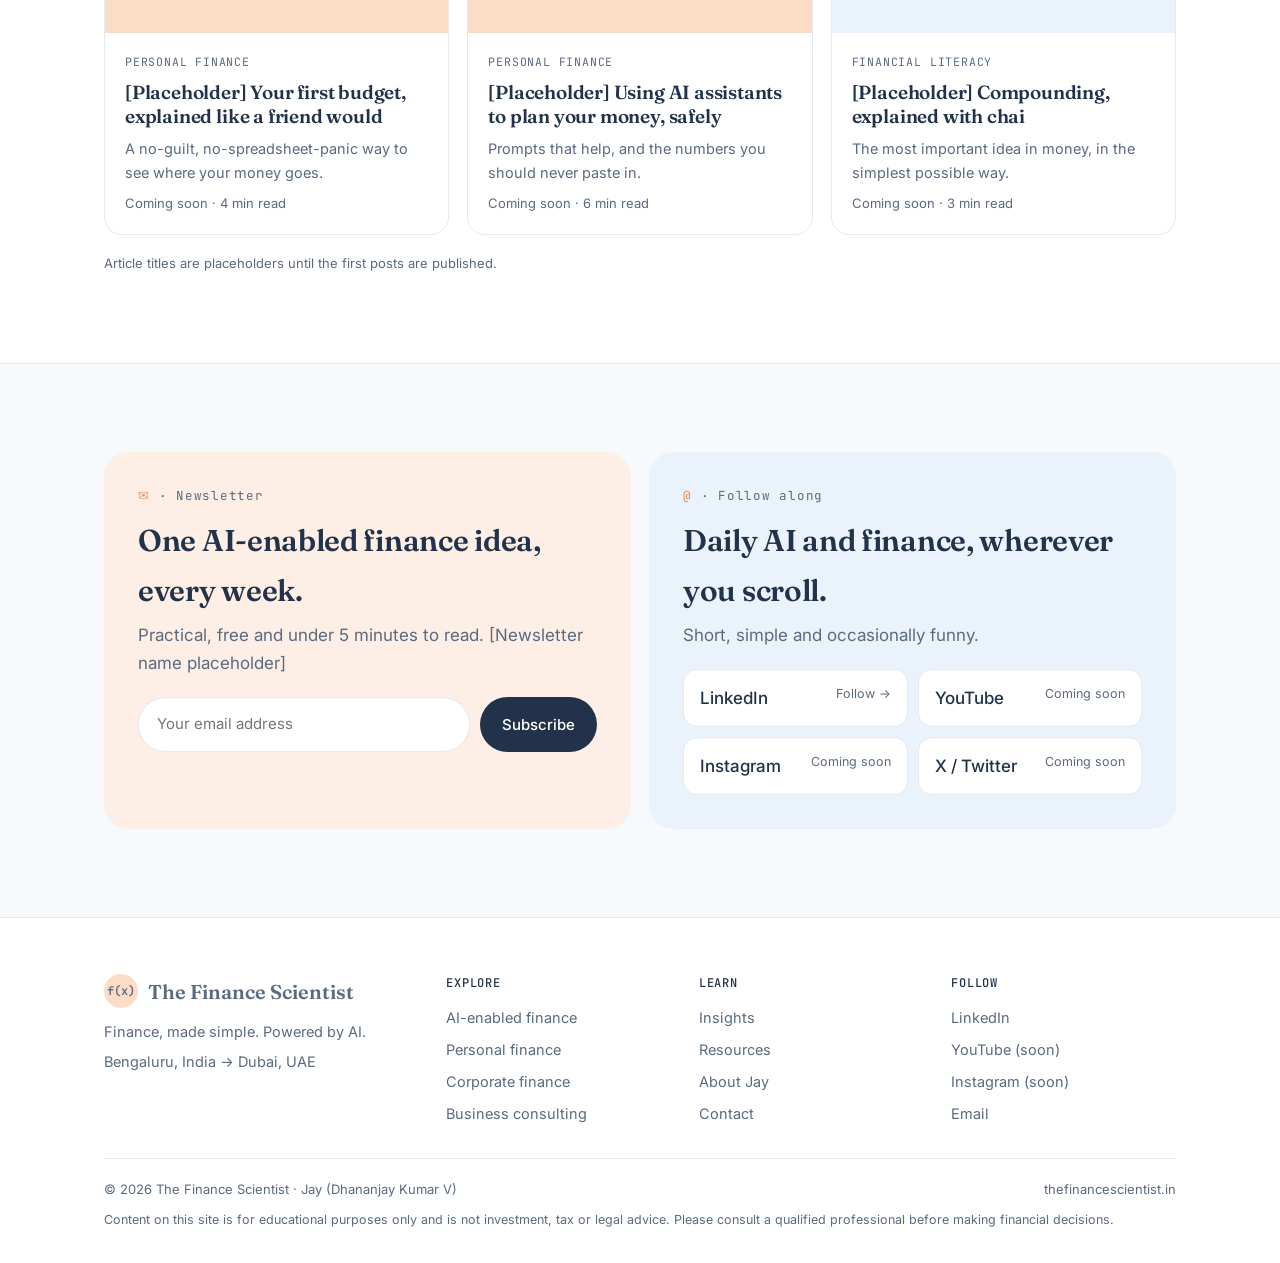
<file: personal-finance.html>
<!DOCTYPE html>
<html lang="en">
<head>
<meta charset="UTF-8">
<meta name="viewport" content="width=device-width, initial-scale=1.0">
<title>Personal finance, made simple | The Finance Scientist</title>
<meta name="description" content="Simple, practical personal finance for everyday Indians: budgeting, saving, investing basics, tax and money habits, with smart use of AI.">
<link rel="canonical" href="https://thefinancescientist.in/personal-finance.html">
<meta property="og:type" content="website">
<meta property="og:site_name" content="The Finance Scientist">
<meta property="og:title" content="Personal finance, made simple | The Finance Scientist">
<meta property="og:description" content="Simple, practical personal finance for everyday Indians: budgeting, saving, investing basics, tax and money habits, with smart use of AI.">
<meta property="og:url" content="https://thefinancescientist.in/personal-finance.html">
<meta property="og:image" content="https://thefinancescientist.in/jay.jpg">
<meta name="twitter:card" content="summary">
<meta name="theme-color" content="#F7FAFC">
<link rel="icon" href="data:image/svg+xml,%3Csvg xmlns='http://www.w3.org/2000/svg' viewBox='0 0 64 64'%3E%3Ccircle cx='32' cy='32' r='32' fill='%23FBDCC6'/%3E%3Ctext x='32' y='41' font-family='monospace' font-size='22' text-anchor='middle' fill='%2322324A'%3Ef(x)%3C/text%3E%3C/svg%3E">
<link rel="preconnect" href="https://fonts.googleapis.com">
<link rel="preconnect" href="https://fonts.gstatic.com" crossorigin>
<link href="https://fonts.googleapis.com/css2?family=Fraunces:opsz,wght@9..144,400;9..144,600&family=Inter:wght@400;500;600&family=JetBrains+Mono:wght@400;500&display=swap" rel="stylesheet">
<link rel="stylesheet" href="style.css">
<script type="application/ld+json">{"@context": "https://schema.org", "@type": "Person", "name": "Dhananjay Kumar V", "alternateName": "Jay", "url": "https://thefinancescientist.in", "jobTitle": "Financial Analyst", "description": "Finance professional, finance educator and business consultant focused on AI-enabled finance.", "sameAs": ["https://www.linkedin.com/in/dhananjaygowda/"]}</script>
</head>
<body>
<a class="skip" href="#main">Skip to content</a>
<nav class="top" aria-label="Main">
  <div class="wrap">
    <a href="index.html" class="logo"><i>f(x)</i>The Finance Scientist</a>
    <button class="burger" aria-label="Open menu" aria-expanded="false">☰</button>
    <ul class="menu"><li><a href="ai-enabled-finance.html">AI-enabled finance</a></li><li><a href="personal-finance.html" aria-current="page">Personal</a></li><li><a href="corporate-finance.html">Corporate</a></li><li><a href="consulting.html">Consulting</a></li><li><a href="insights.html">Insights</a></li><li><a href="resources.html">Resources</a></li><li><a href="about.html">About</a></li><li><a href="contact.html" class="cta">Work with me</a></li></ul>
  </div>
</nav>
<main id="main">
<header class="phero">
  <div class="blob1" style="background:var(--apricot);opacity:.45;width:420px;height:420px;top:-200px"></div>
  <div class="blob2" style="background:var(--sky);opacity:.35;width:320px;height:320px;bottom:-200px"></div>
  <div class="wrap reveal">
    <div class="crumbs"><a href="index.html">Home</a> / Personal finance</div>
    <div class="badge" style="margin:18px 0 0"><span class="dot"></span>Personal finance</div>
    <h1>Personal finance, explained <span class="hl">like a friend would.</span></h1>
    <p class="lead">Saving, investing basics, tax and everyday money habits for salaried professionals in India. No jargon, no guilt, and a little help from AI.</p>
  </div>
</header>
<section>
  <div class="wrap">
    <div class="head reveal"><div class="label"><b>01</b> · Topics</div><h2>What I cover.</h2></div>
    <div class="grid3"><div class="card reveal"><div class="ic tint-apricot">₹</div><h3>Budgeting and saving</h3><p>Simple systems to see where your money goes and save without feeling restricted.</p></div><div class="card reveal"><div class="ic tint-sky">↗</div><h3>Investing basics</h3><p>SIPs, mutual funds, compounding and long-term thinking, explained simply.</p></div><div class="card reveal"><div class="ic tint-mint">%</div><h3>Tax basics</h3><p>Understanding the old vs new regime, deductions and planning ahead.</p></div><div class="card reveal"><div class="ic tint-blush">◈</div><h3>Insurance and safety nets</h3><p>Emergency funds, health and term insurance, and why they come first.</p></div><div class="card reveal"><div class="ic tint-apricot">◷</div><h3>Goals and planning</h3><p>Turning big goals into monthly numbers you can actually follow.</p></div><div class="card reveal"><div class="ic tint-sky">AI</div><h3>Money with AI</h3><p>Using AI assistants to plan, learn and organise your finances safely.</p></div></div>
  </div>
</section>
<section class="band">
  <div class="wrap">
    <div class="head reveal"><div class="label"><b>02</b> · Read</div><h2>Latest personal finance notes.</h2></div>
    <div class="posts"><article class="post reveal" data-cat="personal">
  <div class="cover" style="background:var(--apricot)">₹</div>
  <div class="body"><div class="cat">Personal finance</div>
  <h3>[Placeholder] Your first budget, explained like a friend would</h3><p>A no-guilt, no-spreadsheet-panic way to see where your money goes.</p>
  <div class="meta">Coming soon · 4 min read</div></div>
</article><article class="post reveal" data-cat="personal">
  <div class="cover" style="background:var(--apricot)">₹</div>
  <div class="body"><div class="cat">Personal finance</div>
  <h3>[Placeholder] Using AI assistants to plan your money, safely</h3><p>Prompts that help, and the numbers you should never paste in.</p>
  <div class="meta">Coming soon · 6 min read</div></div>
</article><article class="post reveal" data-cat="literacy">
  <div class="cover" style="background:var(--sky-soft)">✦</div>
  <div class="body"><div class="cat">Financial literacy</div>
  <h3>[Placeholder] Compounding, explained with chai</h3><p>The most important idea in money, in the simplest possible way.</p>
  <div class="meta">Coming soon · 3 min read</div></div>
</article></div>
    <p class="ph-note">Article titles are placeholders until the first posts are published.</p>
  </div>
</section>
<section><div class="wrap split"><div class="box nl soft-apricot reveal">
  <div class="label"><b>✉</b> · Newsletter</div>
  <h2>One AI-enabled finance idea, every week.</h2>
  <p class="muted">Practical, free and under 5 minutes to read. [Newsletter name placeholder]</p>
  <form class="js-nl" novalidate>
    <input type="email" placeholder="Your email address" aria-label="Email address">
    <button type="submit" class="btn btn-dark">Subscribe</button>
  </form>
  <div class="msg" aria-live="polite"></div>
</div><div class="box soft-sky reveal">
  <div class="label"><b>@</b> · Follow along</div>
  <h2>Daily AI and finance, wherever you scroll.</h2>
  <p class="muted">Short, simple and occasionally funny.</p>
  <div class="socials">
    <a class="soc" href="https://www.linkedin.com/in/dhananjaygowda/" target="_blank" rel="noopener">LinkedIn <small>Follow →</small></a>
    <a class="soc" href="#" aria-disabled="true">YouTube <small>Coming soon</small></a>
    <a class="soc" href="#" aria-disabled="true">Instagram <small>Coming soon</small></a>
    <a class="soc" href="#" aria-disabled="true">X / Twitter <small>Coming soon</small></a>
  </div>
</div></div></section>
</main>
<footer class="foot">
  <div class="wrap">
    <div class="fgrid">
      <div>
        <a href="index.html" class="logo" style="margin-bottom:12px"><i>f(x)</i>The Finance Scientist</a>
        <p>Finance, made simple. Powered by AI.</p>
        <p style="margin-top:6px">Bengaluru, India → Dubai, UAE</p>
      </div>
      <div><h4>Explore</h4><ul>
        <li><a href="ai-enabled-finance.html">AI-enabled finance</a></li>
        <li><a href="personal-finance.html">Personal finance</a></li>
        <li><a href="corporate-finance.html">Corporate finance</a></li>
        <li><a href="consulting.html">Business consulting</a></li>
      </ul></div>
      <div><h4>Learn</h4><ul>
        <li><a href="insights.html">Insights</a></li>
        <li><a href="resources.html">Resources</a></li>
        <li><a href="about.html">About Jay</a></li>
        <li><a href="contact.html">Contact</a></li>
      </ul></div>
      <div><h4>Follow</h4><ul>
        <li><a href="https://www.linkedin.com/in/dhananjaygowda/" target="_blank" rel="noopener">LinkedIn</a></li>
        <li><span>YouTube (soon)</span></li>
        <li><span>Instagram (soon)</span></li>
        <li><a href="contact.html">Email</a></li>
      </ul></div>
    </div>
    <div class="fbottom">
      <span>© 2026 The Finance Scientist · Jay (Dhananjay Kumar V)</span>
      <span>thefinancescientist.in</span>
    </div>
    <p class="disc">Content on this site is for educational purposes only and is not investment, tax or legal advice. Please consult a qualified professional before making financial decisions.</p>
  </div>
</footer>
<script src="main.js"></script>
</body>
</html>
</file>
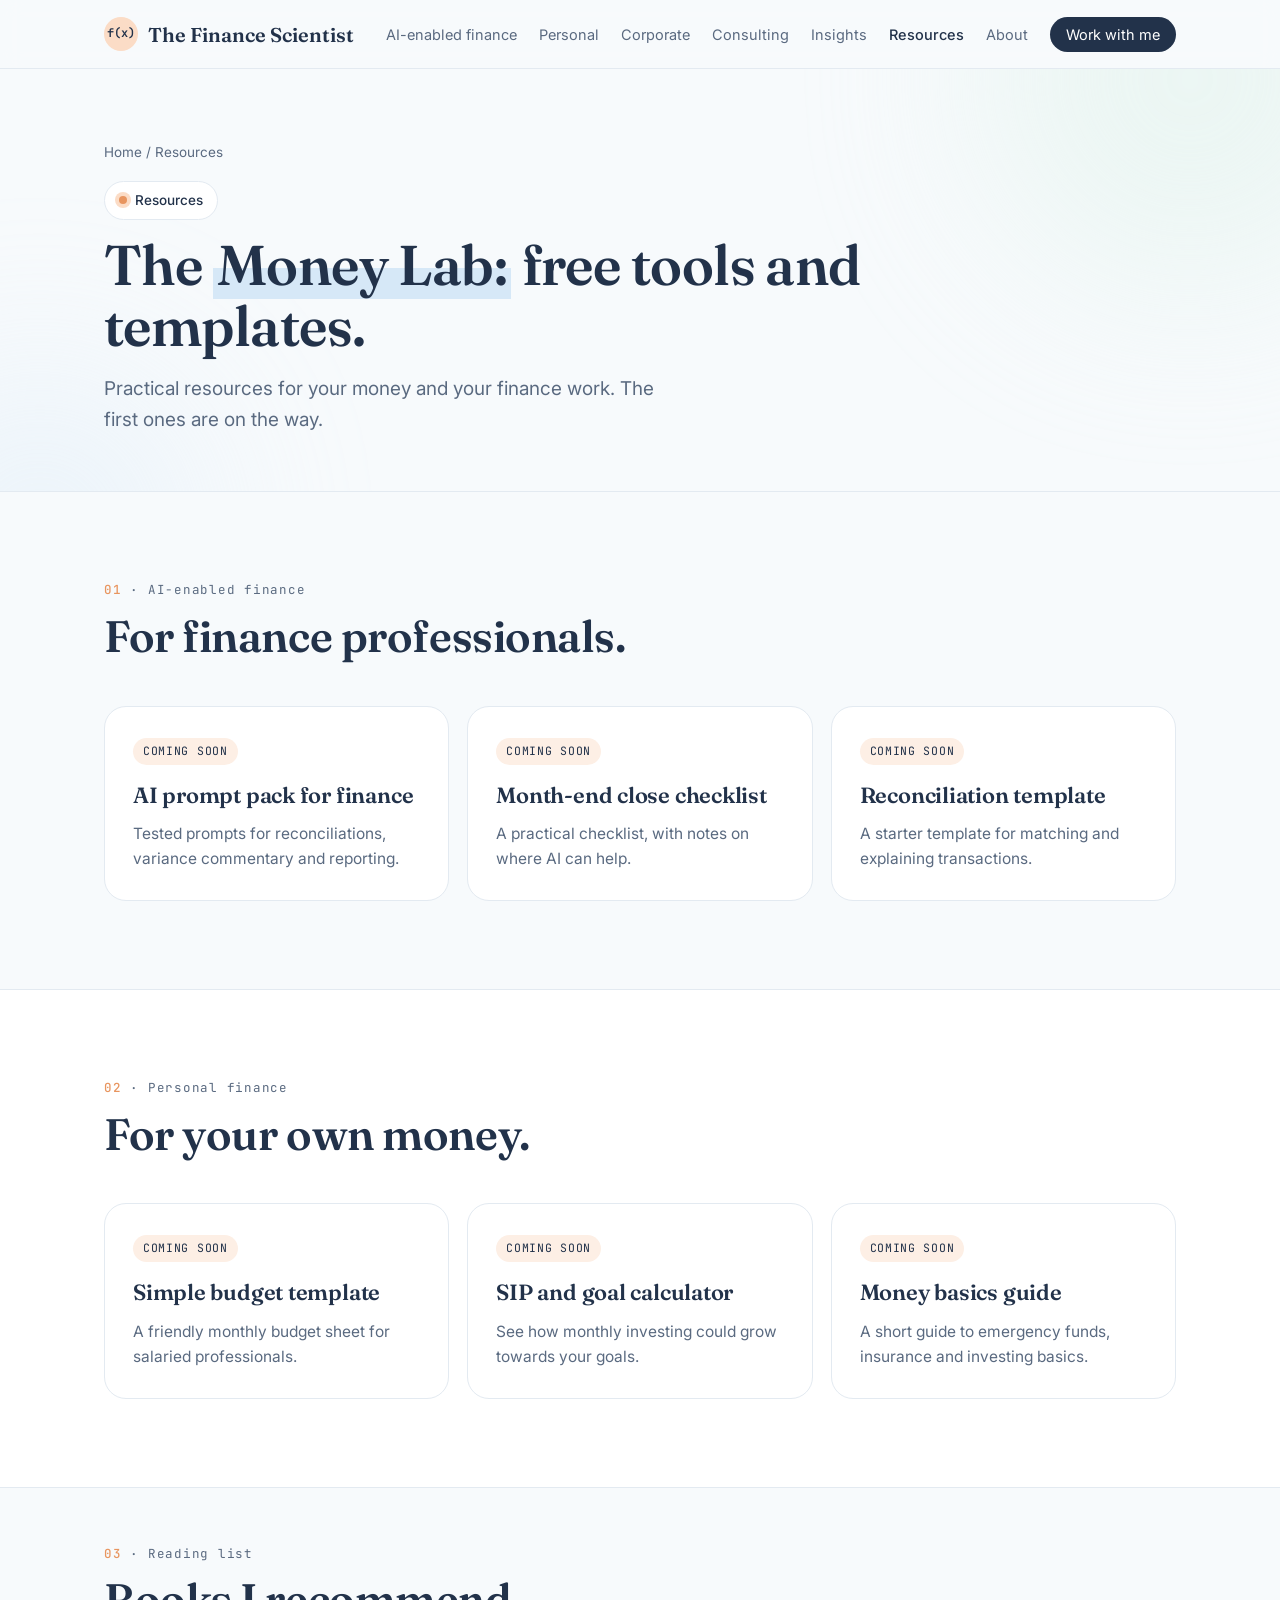
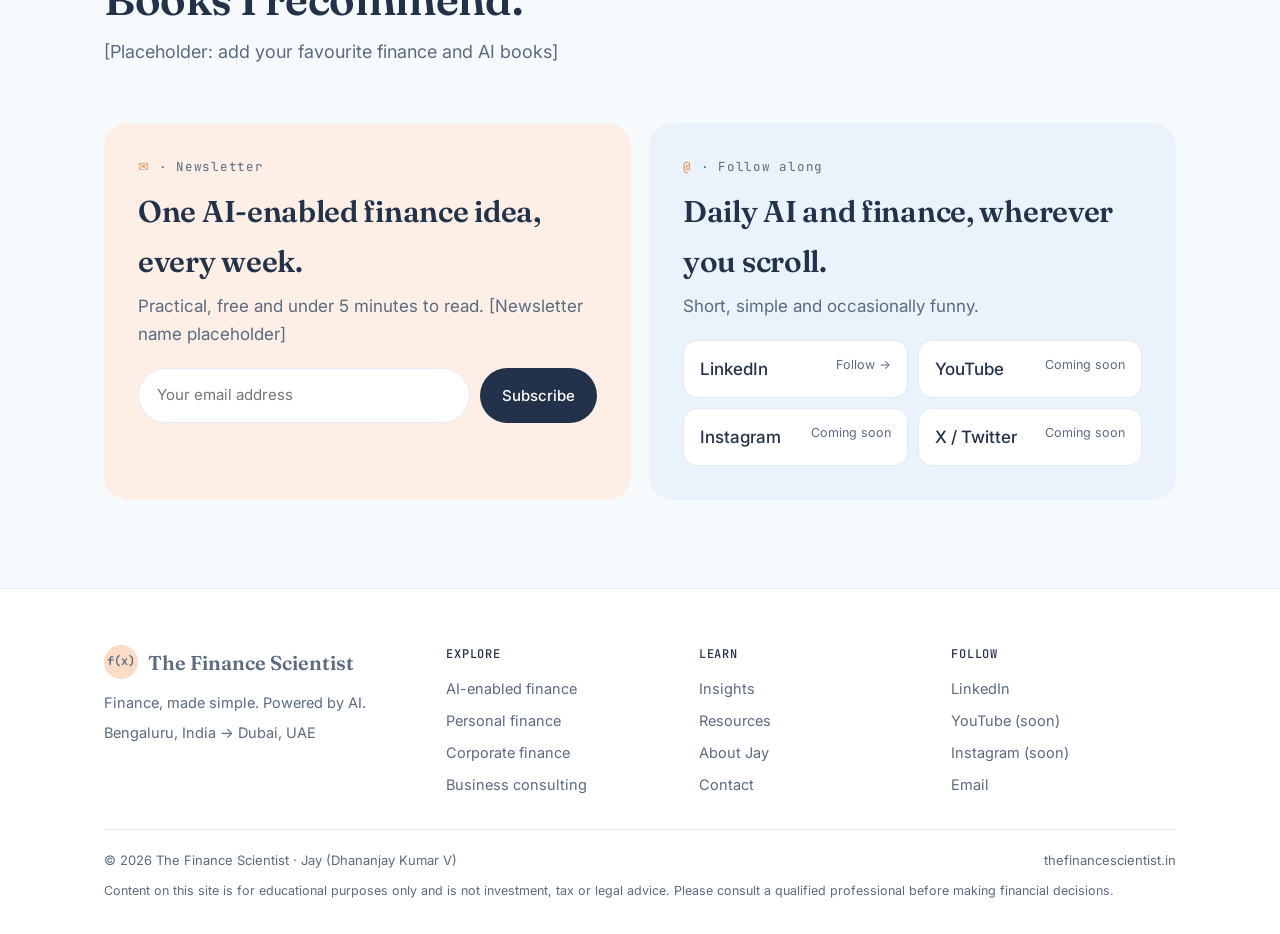
<file: resources.html>
<!DOCTYPE html>
<html lang="en">
<head>
<meta charset="UTF-8">
<meta name="viewport" content="width=device-width, initial-scale=1.0">
<title>Free finance resources and tools | The Finance Scientist</title>
<meta name="description" content="Free finance resources: AI prompt packs for finance, budget templates, calculators and guides from The Finance Scientist.">
<link rel="canonical" href="https://thefinancescientist.in/resources.html">
<meta property="og:type" content="website">
<meta property="og:site_name" content="The Finance Scientist">
<meta property="og:title" content="Free finance resources and tools | The Finance Scientist">
<meta property="og:description" content="Free finance resources: AI prompt packs for finance, budget templates, calculators and guides from The Finance Scientist.">
<meta property="og:url" content="https://thefinancescientist.in/resources.html">
<meta property="og:image" content="https://thefinancescientist.in/jay.jpg">
<meta name="twitter:card" content="summary">
<meta name="theme-color" content="#F7FAFC">
<link rel="icon" href="data:image/svg+xml,%3Csvg xmlns='http://www.w3.org/2000/svg' viewBox='0 0 64 64'%3E%3Ccircle cx='32' cy='32' r='32' fill='%23FBDCC6'/%3E%3Ctext x='32' y='41' font-family='monospace' font-size='22' text-anchor='middle' fill='%2322324A'%3Ef(x)%3C/text%3E%3C/svg%3E">
<link rel="preconnect" href="https://fonts.googleapis.com">
<link rel="preconnect" href="https://fonts.gstatic.com" crossorigin>
<link href="https://fonts.googleapis.com/css2?family=Fraunces:opsz,wght@9..144,400;9..144,600&family=Inter:wght@400;500;600&family=JetBrains+Mono:wght@400;500&display=swap" rel="stylesheet">
<link rel="stylesheet" href="style.css">
<script type="application/ld+json">{"@context": "https://schema.org", "@type": "Person", "name": "Dhananjay Kumar V", "alternateName": "Jay", "url": "https://thefinancescientist.in", "jobTitle": "Financial Analyst", "description": "Finance professional, finance educator and business consultant focused on AI-enabled finance.", "sameAs": ["https://www.linkedin.com/in/dhananjaygowda/"]}</script>
</head>
<body>
<a class="skip" href="#main">Skip to content</a>
<nav class="top" aria-label="Main">
  <div class="wrap">
    <a href="index.html" class="logo"><i>f(x)</i>The Finance Scientist</a>
    <button class="burger" aria-label="Open menu" aria-expanded="false">☰</button>
    <ul class="menu"><li><a href="ai-enabled-finance.html">AI-enabled finance</a></li><li><a href="personal-finance.html">Personal</a></li><li><a href="corporate-finance.html">Corporate</a></li><li><a href="consulting.html">Consulting</a></li><li><a href="insights.html">Insights</a></li><li><a href="resources.html" aria-current="page">Resources</a></li><li><a href="about.html">About</a></li><li><a href="contact.html" class="cta">Work with me</a></li></ul>
  </div>
</nav>
<main id="main">
<header class="phero">
  <div class="blob1" style="background:var(--mint);opacity:.45;width:420px;height:420px;top:-200px"></div>
  <div class="blob2" style="background:var(--sky);opacity:.35;width:320px;height:320px;bottom:-200px"></div>
  <div class="wrap reveal">
    <div class="crumbs"><a href="index.html">Home</a> / Resources</div>
    <div class="badge" style="margin:18px 0 0"><span class="dot"></span>Resources</div>
    <h1>The <span class="hl-sky">Money Lab:</span> free tools and templates.</h1>
    <p class="lead">Practical resources for your money and your finance work. The first ones are on the way.</p>
  </div>
</header>
<section>
  <div class="wrap">
    <div class="head reveal"><div class="label"><b>01</b> · AI-enabled finance</div><h2>For finance professionals.</h2></div>
    <div class="grid3"><div class="card reveal"><span class="pill soon">Coming soon</span><h3>AI prompt pack for finance</h3><p>Tested prompts for reconciliations, variance commentary and reporting.</p></div><div class="card reveal"><span class="pill soon">Coming soon</span><h3>Month-end close checklist</h3><p>A practical checklist, with notes on where AI can help.</p></div><div class="card reveal"><span class="pill soon">Coming soon</span><h3>Reconciliation template</h3><p>A starter template for matching and explaining transactions.</p></div></div>
  </div>
</section>
<section class="band">
  <div class="wrap">
    <div class="head reveal"><div class="label"><b>02</b> · Personal finance</div><h2>For your own money.</h2></div>
    <div class="grid3"><div class="card reveal"><span class="pill soon">Coming soon</span><h3>Simple budget template</h3><p>A friendly monthly budget sheet for salaried professionals.</p></div><div class="card reveal"><span class="pill soon">Coming soon</span><h3>SIP and goal calculator</h3><p>See how monthly investing could grow towards your goals.</p></div><div class="card reveal"><span class="pill soon">Coming soon</span><h3>Money basics guide</h3><p>A short guide to emergency funds, insurance and investing basics.</p></div></div>
  </div>
</section>
<section class="tight">
  <div class="wrap">
    <div class="head reveal" style="margin-bottom:0"><div class="label"><b>03</b> · Reading list</div><h2>Books I recommend.</h2><p>[Placeholder: add your favourite finance and AI books]</p></div>
  </div>
</section>
<section style="padding-top:0"><div class="wrap split"><div class="box nl soft-apricot reveal">
  <div class="label"><b>✉</b> · Newsletter</div>
  <h2>One AI-enabled finance idea, every week.</h2>
  <p class="muted">Practical, free and under 5 minutes to read. [Newsletter name placeholder]</p>
  <form class="js-nl" novalidate>
    <input type="email" placeholder="Your email address" aria-label="Email address">
    <button type="submit" class="btn btn-dark">Subscribe</button>
  </form>
  <div class="msg" aria-live="polite"></div>
</div><div class="box soft-sky reveal">
  <div class="label"><b>@</b> · Follow along</div>
  <h2>Daily AI and finance, wherever you scroll.</h2>
  <p class="muted">Short, simple and occasionally funny.</p>
  <div class="socials">
    <a class="soc" href="https://www.linkedin.com/in/dhananjaygowda/" target="_blank" rel="noopener">LinkedIn <small>Follow →</small></a>
    <a class="soc" href="#" aria-disabled="true">YouTube <small>Coming soon</small></a>
    <a class="soc" href="#" aria-disabled="true">Instagram <small>Coming soon</small></a>
    <a class="soc" href="#" aria-disabled="true">X / Twitter <small>Coming soon</small></a>
  </div>
</div></div></section>
</main>
<footer class="foot">
  <div class="wrap">
    <div class="fgrid">
      <div>
        <a href="index.html" class="logo" style="margin-bottom:12px"><i>f(x)</i>The Finance Scientist</a>
        <p>Finance, made simple. Powered by AI.</p>
        <p style="margin-top:6px">Bengaluru, India → Dubai, UAE</p>
      </div>
      <div><h4>Explore</h4><ul>
        <li><a href="ai-enabled-finance.html">AI-enabled finance</a></li>
        <li><a href="personal-finance.html">Personal finance</a></li>
        <li><a href="corporate-finance.html">Corporate finance</a></li>
        <li><a href="consulting.html">Business consulting</a></li>
      </ul></div>
      <div><h4>Learn</h4><ul>
        <li><a href="insights.html">Insights</a></li>
        <li><a href="resources.html">Resources</a></li>
        <li><a href="about.html">About Jay</a></li>
        <li><a href="contact.html">Contact</a></li>
      </ul></div>
      <div><h4>Follow</h4><ul>
        <li><a href="https://www.linkedin.com/in/dhananjaygowda/" target="_blank" rel="noopener">LinkedIn</a></li>
        <li><span>YouTube (soon)</span></li>
        <li><span>Instagram (soon)</span></li>
        <li><a href="contact.html">Email</a></li>
      </ul></div>
    </div>
    <div class="fbottom">
      <span>© 2026 The Finance Scientist · Jay (Dhananjay Kumar V)</span>
      <span>thefinancescientist.in</span>
    </div>
    <p class="disc">Content on this site is for educational purposes only and is not investment, tax or legal advice. Please consult a qualified professional before making financial decisions.</p>
  </div>
</footer>
<script src="main.js"></script>
</body>
</html>
</file>
<file: style.css>
/* The Finance Scientist — design system (locked palette: sky + apricot) */
:root{
  --bg:#F7FAFC; --white:#FFFFFF;
  --sky:#D6E8F7; --sky-2:#8DB5DA; --sky-soft:#EAF3FB;
  --apricot:#FBDCC6; --apricot-2:#E8955F; --apricot-soft:#FDEFE5;
  --blush:#F5E6EC; --mint:#DDF1E8;
  --ink:#22324A; --muted:#5A6A80; --line:#E3EAF1; --on-dark:#C9D6E6;
  --serif:"Fraunces",Georgia,serif;
  --sans:"Inter",system-ui,-apple-system,"Segoe UI",Roboto,sans-serif;
  --mono:"JetBrains Mono",ui-monospace,Menlo,Consolas,monospace;
  --r:18px;
}
*{box-sizing:border-box;margin:0;padding:0}
html{scroll-behavior:smooth}
body{font-family:var(--sans);color:var(--ink);background:var(--bg);line-height:1.65;font-size:17px;-webkit-font-smoothing:antialiased}
a{color:inherit}
img{max-width:100%;display:block}
.wrap{max-width:1120px;margin:0 auto;padding:0 24px}
.narrow{max-width:760px}
.label{font-family:var(--mono);font-size:12.5px;letter-spacing:.06em;color:var(--muted)}
.label b{color:var(--apricot-2);font-weight:500}
h1,h2,h3{font-family:var(--serif);font-weight:600;letter-spacing:-.01em}
.hl{background:linear-gradient(transparent 55%,var(--apricot) 55%);padding:0 4px}
.hl-sky{background:linear-gradient(transparent 55%,var(--sky) 55%);padding:0 4px}
.muted{color:var(--muted)}
.skip{position:absolute;left:-999px}
.skip:focus{left:12px;top:12px;z-index:99;background:var(--white);padding:8px 12px;border-radius:8px}
:focus-visible{outline:2px solid var(--sky-2);outline-offset:3px}

/* Nav */
nav.top{position:sticky;top:0;z-index:20;background:rgba(247,250,252,.88);backdrop-filter:blur(10px);border-bottom:1px solid var(--line)}
nav.top .wrap{display:flex;align-items:center;justify-content:space-between;height:68px}
.logo{font-family:var(--serif);font-weight:600;font-size:20px;text-decoration:none;display:flex;align-items:center;gap:10px}
.logo i{font-style:normal;width:34px;height:34px;border-radius:50%;background:var(--apricot);display:grid;place-items:center;font-family:var(--mono);font-size:12px}
.menu{list-style:none;display:flex;gap:22px;align-items:center}
.menu a{text-decoration:none;font-size:14.5px;color:var(--muted);transition:color .2s}
.menu a:hover,.menu a[aria-current="page"]{color:var(--ink)}
.menu a[aria-current="page"]{font-weight:500}
.menu .cta{background:var(--ink);color:var(--white)!important;padding:9px 16px;border-radius:999px}
.burger{display:none;background:none;border:1px solid var(--line);border-radius:10px;width:42px;height:42px;font-size:20px;cursor:pointer;color:var(--ink)}
@media (max-width:980px){
  .burger{display:block}
  .menu{display:none;position:absolute;top:68px;left:0;right:0;background:var(--bg);flex-direction:column;align-items:flex-start;padding:16px 24px 24px;gap:14px;border-bottom:1px solid var(--line)}
  .menu.open{display:flex}
  .menu a{font-size:17px}
}

/* Buttons */
.btns{display:flex;gap:12px;flex-wrap:wrap}
.btn{display:inline-flex;align-items:center;gap:8px;padding:13px 22px;border-radius:999px;font-weight:500;text-decoration:none;font-size:15px;transition:transform .2s,background .2s;border:none;cursor:pointer;font-family:inherit}
.btn:hover{transform:translateY(-2px)}
.btn-dark{background:var(--ink);color:var(--white)}
.btn-soft{background:var(--white);border:1px solid var(--line);color:var(--ink)}
.btn-soft:hover{background:var(--sky-soft)}
.btn-apricot{background:var(--apricot);color:var(--ink)}

/* Hero (home) */
.hero{padding:80px 0 70px;position:relative;overflow:hidden}
.blob1,.blob2{position:absolute;border-radius:50%;filter:blur(90px);z-index:0;pointer-events:none}
.blob1{width:560px;height:560px;background:var(--sky);opacity:.55;top:-180px;right:-120px}
.blob2{width:420px;height:420px;background:var(--apricot);opacity:.45;bottom:-200px;left:-120px}
.hero .wrap{position:relative;z-index:1;display:grid;grid-template-columns:1.25fr 1fr;gap:56px;align-items:center}
@media (max-width:880px){.hero .wrap{grid-template-columns:1fr}.portrait{order:-1}}
.badge{display:inline-flex;align-items:center;gap:8px;background:var(--white);border:1px solid var(--line);padding:7px 14px;border-radius:999px;font-size:13.5px;font-weight:500;margin-bottom:22px}
.badge .dot{width:8px;height:8px;border-radius:50%;background:var(--apricot-2);box-shadow:0 0 0 4px var(--apricot)}
.hero h1{font-size:clamp(40px,5.6vw,64px);line-height:1.08;margin-bottom:20px}
.roles{font-family:var(--mono);font-size:13px;color:var(--muted);margin-bottom:18px;letter-spacing:.03em}
.roles span{color:var(--ink)}
.lead{font-size:19px;color:var(--muted);max-width:560px;margin-bottom:32px}
.portrait{position:relative;max-width:400px;width:100%;margin:0 auto}
.portrait img{width:100%;height:auto;aspect-ratio:1/1;border-radius:50%;object-fit:cover;border:8px solid var(--white);box-shadow:0 30px 60px -20px rgba(34,50,74,.25)}
.chip{position:absolute;background:var(--white);border:1px solid var(--line);border-radius:14px;padding:10px 14px;font-size:13px;box-shadow:0 12px 30px -12px rgba(34,50,74,.2)}
.chip b{display:block;font-family:var(--serif);font-size:18px}
.chip.c1{left:-18px;bottom:40px}
.chip.c2{right:-10px;top:30px;background:var(--sky-soft)}
@media (max-width:500px){.chip.c1{left:0}.chip.c2{right:0}}

/* Page hero (inner pages) */
.phero{padding:72px 0 56px;position:relative;overflow:hidden;border-bottom:1px solid var(--line)}
.phero .wrap{position:relative;z-index:1}
.phero h1{font-size:clamp(36px,5vw,56px);line-height:1.1;margin:14px 0 16px;max-width:820px}
.phero p.lead{margin-bottom:0}
.crumbs{font-size:13.5px;color:var(--muted)}
.crumbs a{text-decoration:none}
.crumbs a:hover{text-decoration:underline}

/* Stats */
.stats{padding:0 0 40px}
.stats .grid{display:grid;grid-template-columns:repeat(4,1fr);gap:14px}
@media (max-width:760px){.stats .grid{grid-template-columns:repeat(2,1fr)}}
.stat{background:var(--white);border:1px solid var(--line);border-radius:var(--r);padding:20px 22px}
.stat .n{font-family:var(--serif);font-size:28px;font-weight:600}
.stat .l{font-size:14px;color:var(--muted)}

/* Sections */
section{padding:88px 0}
section.tight{padding:56px 0}
.band{background:var(--white);border-top:1px solid var(--line);border-bottom:1px solid var(--line)}
.head{max-width:680px;margin-bottom:44px}
.head h2{font-size:clamp(30px,4vw,44px);line-height:1.15;margin:10px 0 12px}
.head p{color:var(--muted);font-size:18px}
.grid2{display:grid;grid-template-columns:1fr 1fr;gap:56px;align-items:start}
.grid3{display:grid;grid-template-columns:repeat(3,1fr);gap:18px}
@media (max-width:880px){.grid2,.grid3{grid-template-columns:1fr}}

/* Feature list (use cards) */
.uses{display:grid;gap:14px}
.use{display:grid;grid-template-columns:auto 1fr;gap:16px;align-items:start;border:1px solid var(--line);background:var(--white);border-radius:var(--r);padding:20px;transition:transform .25s,border-color .25s}
.use:hover{transform:translateY(-3px);border-color:var(--sky-2)}
.ic{width:44px;height:44px;border-radius:12px;display:grid;place-items:center;font-family:var(--mono);font-size:15px;flex-shrink:0}
.use h3{font-size:19px;margin-bottom:4px}
.use p{font-size:15px;color:var(--muted)}
.quote{font-family:var(--serif);font-size:22px;line-height:1.35;color:var(--ink);background:var(--sky-soft);border-radius:var(--r);padding:22px 24px;margin:24px 0}

/* Pillars */
.pillars{display:grid;grid-template-columns:1.3fr 1fr 1fr;gap:16px}
@media (max-width:880px){.pillars{grid-template-columns:1fr}}
.pil{border-radius:22px;padding:28px;text-decoration:none;display:flex;flex-direction:column;transition:transform .25s}
.pil:hover{transform:translateY(-4px)}
.pil .num{font-family:var(--mono);font-size:12.5px;color:var(--muted);margin-bottom:auto}
.pil h3{font-size:24px;margin:28px 0 8px}
.pil p{font-size:15px;color:var(--muted)}
.pil .go{margin-top:16px;font-size:14px;font-weight:500}
.pil.big{grid-row:span 2;background:var(--ink);color:var(--white)}
.pil.big .num,.pil.big p{color:var(--on-dark)}
.pil.big h3{font-size:30px}
.tagai{display:inline-block;background:var(--apricot);color:var(--ink);font-size:12px;font-weight:600;padding:4px 10px;border-radius:999px;margin-top:14px;align-self:flex-start}
@media (max-width:880px){.pil.big{grid-row:auto}}

/* Cards (generic) */
.card{background:var(--white);border:1px solid var(--line);border-radius:22px;padding:28px}
.card h3{font-size:22px;margin:12px 0 8px}
.card p{color:var(--muted);font-size:15.5px}
.card ul{margin:12px 0 0 18px;color:var(--muted);font-size:15px}
.card li{margin-bottom:6px}
.tint-sky{background:var(--sky)} .tint-apricot{background:var(--apricot)} .tint-blush{background:var(--blush)} .tint-mint{background:var(--mint)}
.soft-sky{background:var(--sky-soft)} .soft-apricot{background:var(--apricot-soft)}
.pill{display:inline-block;font-family:var(--mono);font-size:11.5px;letter-spacing:.06em;text-transform:uppercase;padding:4px 10px;border-radius:999px;background:var(--sky-soft);color:var(--ink)}
.pill.soon{background:var(--apricot-soft)}

/* About */
.prose p{margin-bottom:16px;color:var(--muted)}
.prose p strong{color:var(--ink);font-weight:600}
.prose h2{font-size:30px;margin:36px 0 14px;color:var(--ink)}
.tl{background:var(--white);border:1px solid var(--line);border-radius:22px;padding:26px 28px}
.tli{display:grid;grid-template-columns:14px 1fr;gap:14px;padding:12px 0;border-bottom:1px dashed var(--line)}
.tli:last-child{border-bottom:none}
.tli .d{width:12px;height:12px;border-radius:50%;margin-top:7px;background:var(--sky-2)}
.tli .d.now{background:var(--apricot-2)}
.tli .w{font-family:var(--mono);font-size:12px;color:var(--muted)}
.tli .t{font-weight:600}
.tli .s{font-size:14.5px;color:var(--muted)}

/* Posts */
.posts{display:grid;grid-template-columns:repeat(3,1fr);gap:18px}
@media (max-width:880px){.posts{grid-template-columns:1fr}}
.post{border:1px solid var(--line);border-radius:var(--r);overflow:hidden;background:var(--white);transition:transform .25s;display:flex;flex-direction:column}
.post:hover{transform:translateY(-4px)}
.post .cover{height:130px;display:flex;align-items:flex-end;padding:16px;font-family:var(--serif);font-size:42px}
.post .body{padding:20px}
.post .cat{font-family:var(--mono);font-size:11.5px;text-transform:uppercase;letter-spacing:.07em;color:var(--muted)}
.post h3{font-size:19px;margin:8px 0;line-height:1.3}
.post p{font-size:14.5px;color:var(--muted);margin-bottom:8px}
.post .meta{font-size:13px;color:var(--muted)}
.ph-note{font-size:13px;color:var(--muted);margin-top:18px}
.filters{display:flex;flex-wrap:wrap;gap:8px;margin-bottom:28px}
.filters button{border:1px solid var(--line);background:var(--white);border-radius:999px;padding:8px 16px;font:inherit;font-size:14px;cursor:pointer;color:var(--ink)}
.filters button.on{background:var(--ink);color:var(--white);border-color:var(--ink)}

/* Split boxes, socials, newsletter */
.split{display:grid;grid-template-columns:1fr 1fr;gap:18px}
@media (max-width:880px){.split{grid-template-columns:1fr}}
.box{border-radius:24px;padding:34px}
.box h2{font-size:30px;margin:10px 0 6px}
.socials{display:grid;grid-template-columns:1fr 1fr;gap:10px;margin-top:20px}
.soc{background:var(--white);border:1px solid var(--line);border-radius:14px;padding:14px 16px;text-decoration:none;font-weight:500;display:flex;justify-content:space-between;transition:background .2s}
.soc:hover{background:var(--sky-soft)}
.soc small{font-weight:400;color:var(--muted);font-size:12.5px}
.nl form{display:flex;gap:10px;margin-top:20px;flex-wrap:wrap}
.nl input{flex:1;min-width:200px;padding:14px 18px;border-radius:999px;border:1px solid var(--line);font:inherit;font-size:15px;background:var(--white)}
.msg{font-size:14px;margin-top:10px;color:var(--ink);min-height:20px}

/* Steps */
.steps{display:grid;grid-template-columns:repeat(4,1fr);gap:16px;counter-reset:s}
@media (max-width:880px){.steps{grid-template-columns:1fr 1fr}}
@media (max-width:520px){.steps{grid-template-columns:1fr}}
.step{background:var(--white);border:1px solid var(--line);border-radius:var(--r);padding:22px}
.step .n{font-family:var(--mono);font-size:12px;color:var(--apricot-2)}
.step h3{font-size:19px;margin:8px 0 6px}
.step p{font-size:14.5px;color:var(--muted)}

/* FAQ */
details{background:var(--white);border:1px solid var(--line);border-radius:14px;padding:16px 20px;margin-bottom:10px}
summary{cursor:pointer;font-weight:500}
details p{color:var(--muted);margin-top:10px;font-size:15.5px}

/* Form */
.form{display:grid;gap:14px}
.form label{font-size:14px;font-weight:500;display:grid;gap:6px}
.form input,.form select,.form textarea{font:inherit;font-size:15px;padding:12px 14px;border:1px solid var(--line);border-radius:12px;background:var(--white);color:var(--ink)}
.form textarea{min-height:140px;resize:vertical}
.err{color:#B4462E;font-size:13px;min-height:16px}

/* CTA band */
.ctaband{text-align:center}
.ctaband .inner{background:var(--ink);color:var(--white);border-radius:28px;padding:64px 32px;position:relative;overflow:hidden}
.ctaband .inner::before{content:"";position:absolute;width:380px;height:380px;border-radius:50%;background:var(--sky-2);filter:blur(100px);opacity:.35;top:-160px;left:-80px}
.ctaband .inner > *{position:relative}
.ctaband h2{font-size:clamp(30px,4vw,44px);margin:10px 0 14px}
.ctaband p{color:var(--on-dark);max-width:560px;margin:0 auto 28px}
.ctaband .label{color:var(--on-dark)}
.ctaband .btns{justify-content:center}
.ctaband .btn-soft{background:transparent;color:var(--white);border-color:rgba(255,255,255,.3)}
.ctaband .btn-soft:hover{background:rgba(255,255,255,.08)}
.ctaband .mail{margin-top:18px;font-size:14px;color:var(--on-dark)}

/* Footer */
footer.foot{border-top:1px solid var(--line);padding:56px 0 32px;font-size:14.5px;color:var(--muted);background:var(--white)}
.fgrid{display:grid;grid-template-columns:1.4fr 1fr 1fr 1fr;gap:28px;margin-bottom:32px}
@media (max-width:820px){.fgrid{grid-template-columns:1fr 1fr}}
.fgrid h4{font-family:var(--mono);font-size:12px;font-weight:500;letter-spacing:.06em;text-transform:uppercase;color:var(--ink);margin-bottom:12px}
.fgrid ul{list-style:none;display:grid;gap:8px}
.fgrid a{text-decoration:none}
.fgrid a:hover{color:var(--ink)}
.fbottom{display:flex;justify-content:space-between;flex-wrap:wrap;gap:10px;border-top:1px solid var(--line);padding-top:20px;font-size:13px}
.disc{font-size:12.5px;margin-top:10px}

/* Motion */
.reveal{opacity:0;transform:translateY(18px);transition:opacity .7s ease,transform .7s ease}
.reveal.in{opacity:1;transform:none}
@media (prefers-reduced-motion:reduce){.reveal{opacity:1;transform:none;transition:none}html{scroll-behavior:auto}.btn:hover,.pil:hover,.post:hover,.use:hover{transform:none}}
</file>
